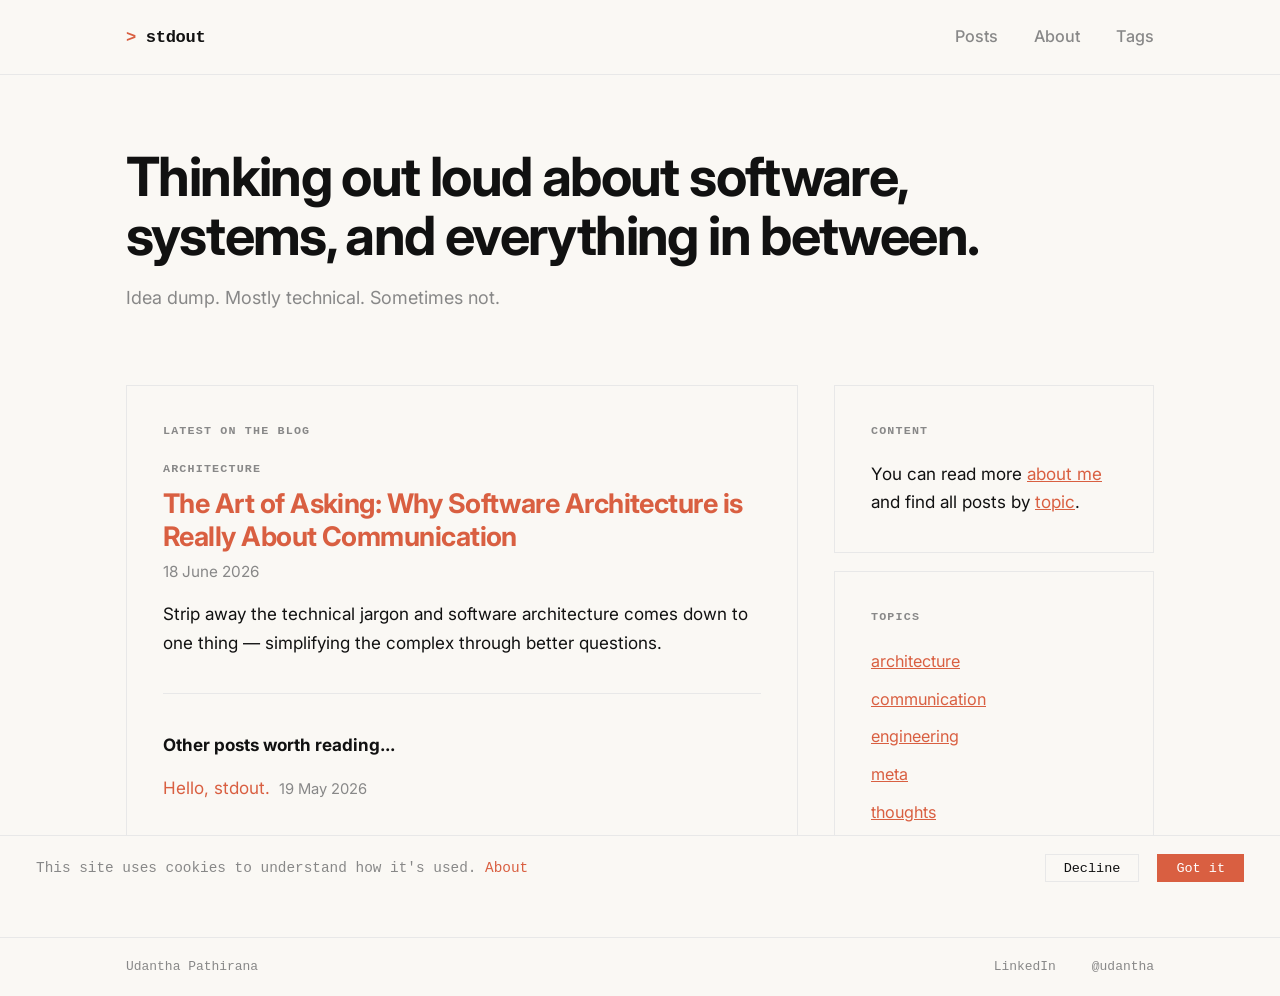
<file: index.html>
<!DOCTYPE html><html lang="en" data-astro-cid-37fxchfa> <head><meta charset="UTF-8"><meta name="viewport" content="width=device-width, initial-scale=1.0"><title>Posts · stdout</title><link rel="icon" type="image/svg+xml" href="/favicon.svg"><link rel="apple-touch-icon" href="/apple-touch-icon.png"><link rel="canonical" href="https://stdout.udantha.com/"><meta name="description" content="Writing on AI/ML, cloud architecture, distributed systems, and the tricky parts of building software that lasts. By Udantha Pathirana."><meta name="author" content="Udantha Pathirana"><!-- Open Graph --><meta property="og:title" content="Posts · stdout"><meta property="og:type" content="website"><meta property="og:url" content="https://stdout.udantha.com/"><meta property="og:site_name" content="stdout"><meta property="og:description" content="Writing on AI/ML, cloud architecture, distributed systems, and the tricky parts of building software that lasts. By Udantha Pathirana."><meta property="og:image" content="https://stdout.udantha.com/og.png"><!-- Twitter Card --><meta name="twitter:card" content="summary_large_image"><meta name="twitter:title" content="Posts · stdout"><meta name="twitter:description" content="Writing on AI/ML, cloud architecture, distributed systems, and the tricky parts of building software that lasts. By Udantha Pathirana."><meta name="twitter:image" content="https://stdout.udantha.com/og.png"><script type="application/ld+json">{"@context":"https://schema.org","@graph":[{"@type":"WebSite","@id":"https://stdout.udantha.com/#website","url":"https://stdout.udantha.com/","name":"stdout","publisher":{"@id":"https://stdout.udantha.com/#person"},"description":"Writing on AI/ML, cloud architecture, distributed systems, and the tricky parts of building software that lasts. By Udantha Pathirana.","inLanguage":"en"},{"@type":"Person","@id":"https://stdout.udantha.com/#person","name":"Udantha Pathirana","url":"https://stdout.udantha.com/about/","sameAs":["https://www.linkedin.com/in/udantha/","https://www.instagram.com/udantha/","https://udantha.com"]},{"@type":"Blog","@id":"https://stdout.udantha.com/#blog","url":"https://stdout.udantha.com/","name":"stdout","description":"Writing on AI/ML, cloud architecture, distributed systems, and the tricky parts of building software that lasts. By Udantha Pathirana.","inLanguage":"en","isPartOf":{"@id":"https://stdout.udantha.com/#website"},"publisher":{"@id":"https://stdout.udantha.com/#person"},"mainEntityOfPage":{"@id":"https://stdout.udantha.com/#webpage"},"dateModified":"2026-06-18T00:00:00.000Z"},{"@type":"WebPage","@id":"https://stdout.udantha.com/#webpage","url":"https://stdout.udantha.com/","name":"stdout — Posts","isPartOf":{"@id":"https://stdout.udantha.com/#website"},"about":{"@id":"https://stdout.udantha.com/#person"}}]}</script><!-- Consent Mode defaults (must run before GTM) --><script>
    window.dataLayer = window.dataLayer || [];
    function gtag(){dataLayer.push(arguments);}
    gtag('consent', 'default', {
      analytics_storage: 'granted',
      ad_storage: 'granted',
      ad_user_data: 'granted',
      ad_personalization: 'granted',
    });
    var _cm = document.cookie.match('(^|;)\\s*gtm_consent=([^;]+)');
    if (_cm && _cm[2] === 'denied') {
      gtag('consent', 'update', {
        analytics_storage: 'denied',
        ad_storage: 'denied',
        ad_user_data: 'denied',
        ad_personalization: 'denied',
      });
    }
  </script><!-- Google Tag Manager --><script>(function(w,d,s,l,i){w[l]=w[l]||[];w[l].push({'gtm.start':
  new Date().getTime(),event:'gtm.js'});var f=d.getElementsByTagName(s)[0],
  j=d.createElement(s),dl=l!='dataLayer'?'&l='+l:'';j.async=true;j.src=
  'https://www.googletagmanager.com/gtm.js?id='+i+dl;f.parentNode.insertBefore(j,f);
  })(window,document,'script','dataLayer','GTM-M58P6XMG');</script><!-- End Google Tag Manager --><link rel="stylesheet" href="/_astro/schema.CL5Q_Oem.css"><style>.hero[data-astro-cid-j7pv25f6]{margin-bottom:var(--space-lg)}.hero[data-astro-cid-j7pv25f6] h1[data-astro-cid-j7pv25f6]{font-size:clamp(1.9rem,4.5vw,3rem);font-weight:700;letter-spacing:-.03em;line-height:1.1;margin-bottom:1rem;max-width:900px}.tagline[data-astro-cid-j7pv25f6]{font-size:1rem;color:var(--color-muted);margin:0;max-width:600px;line-height:1.6}.home-grid[data-astro-cid-j7pv25f6]{display:grid;grid-template-columns:1fr 320px;gap:var(--space-md);align-items:start}.section-box[data-astro-cid-j7pv25f6]{border:1px solid var(--color-border);padding:var(--space-md);background:var(--color-bg)}.section-label[data-astro-cid-j7pv25f6]{font-family:var(--font-mono);font-size:.65rem;font-weight:600;letter-spacing:.1em;color:var(--color-muted);margin-bottom:var(--space-sm)}.tag-label[data-astro-cid-j7pv25f6]{font-family:var(--font-mono);font-size:.65rem;font-weight:600;letter-spacing:.1em;color:var(--color-muted);margin-bottom:.5rem}.featured-post[data-astro-cid-j7pv25f6] h2[data-astro-cid-j7pv25f6]{font-size:1.5rem;font-weight:700;letter-spacing:-.02em;line-height:1.2;margin-bottom:.35rem}.featured-post[data-astro-cid-j7pv25f6] h2[data-astro-cid-j7pv25f6] a[data-astro-cid-j7pv25f6]{color:var(--color-accent)}.featured-post[data-astro-cid-j7pv25f6] h2[data-astro-cid-j7pv25f6] a[data-astro-cid-j7pv25f6]:hover{text-decoration:underline}.featured-post[data-astro-cid-j7pv25f6] time[data-astro-cid-j7pv25f6]{display:block;font-size:.85rem;color:var(--color-muted);margin-bottom:.75rem}.featured-post[data-astro-cid-j7pv25f6] p[data-astro-cid-j7pv25f6]{font-size:.95rem;color:var(--color-text);line-height:1.7;margin:0}.other-posts[data-astro-cid-j7pv25f6]{margin-top:var(--space-md);padding-top:var(--space-md);border-top:1px solid var(--color-border)}.other-label[data-astro-cid-j7pv25f6]{font-weight:700;font-size:.95rem;margin:0 0 .75rem;color:var(--color-text)}.other-posts[data-astro-cid-j7pv25f6] ul[data-astro-cid-j7pv25f6]{list-style:none;padding:0;display:flex;flex-direction:column;gap:.5rem}.other-posts[data-astro-cid-j7pv25f6] li[data-astro-cid-j7pv25f6]{display:flex;align-items:baseline;gap:.5rem;flex-wrap:wrap;margin:0}.other-posts[data-astro-cid-j7pv25f6] a[data-astro-cid-j7pv25f6]{font-size:.95rem;color:var(--color-accent)}.other-posts[data-astro-cid-j7pv25f6] a[data-astro-cid-j7pv25f6]:hover{text-decoration:underline}.item-date[data-astro-cid-j7pv25f6]{font-size:.82rem;color:var(--color-muted);white-space:nowrap}.sidebar[data-astro-cid-j7pv25f6] .section-box[data-astro-cid-j7pv25f6] p[data-astro-cid-j7pv25f6]{font-size:.95rem;line-height:1.65;color:var(--color-text);margin:0}.sidebar[data-astro-cid-j7pv25f6] .section-box[data-astro-cid-j7pv25f6] a[data-astro-cid-j7pv25f6]{color:var(--color-accent);text-decoration:underline}.tag-list[data-astro-cid-j7pv25f6]{list-style:none;padding:0;display:flex;flex-direction:column;gap:.4rem}.tag-list[data-astro-cid-j7pv25f6] li[data-astro-cid-j7pv25f6]{margin:0}.tag-list[data-astro-cid-j7pv25f6] a[data-astro-cid-j7pv25f6]{font-size:.9rem;color:var(--color-accent)}.tag-list[data-astro-cid-j7pv25f6] a[data-astro-cid-j7pv25f6]:hover{text-decoration:underline}@media(max-width:768px){.home-grid[data-astro-cid-j7pv25f6]{grid-template-columns:1fr}}@media(max-width:600px){.hero[data-astro-cid-j7pv25f6]{margin-bottom:var(--space-md)}.section-box[data-astro-cid-j7pv25f6]{padding:var(--space-sm)}}
</style></head> <body data-astro-cid-37fxchfa> <!-- Google Tag Manager (noscript) --> <noscript><iframe src="https://www.googletagmanager.com/ns.html?id=GTM-M58P6XMG" height="0" width="0" style="display:none;visibility:hidden" data-astro-cid-37fxchfa></iframe></noscript> <!-- End Google Tag Manager (noscript) --> <header data-astro-cid-37fxchfa> <nav data-astro-cid-37fxchfa> <a href="/" class="brand" data-astro-cid-37fxchfa><span class="prompt" data-astro-cid-37fxchfa>&gt;</span>&nbsp;stdout</a> <div class="nav-links" data-astro-cid-37fxchfa> <a href="/" data-astro-cid-37fxchfa>Posts</a> <a href="/about" data-astro-cid-37fxchfa>About</a> <a href="/tags" data-astro-cid-37fxchfa>Tags</a> </div> </nav> </header> <main data-astro-cid-37fxchfa>   <div class="hero" data-astro-cid-j7pv25f6> <h1 data-astro-cid-j7pv25f6>
Thinking out loud about software, systems, and everything in
			between.
</h1> <p class="tagline" data-astro-cid-j7pv25f6>Idea dump. Mostly technical. Sometimes not.</p> </div> <div class="home-grid" data-astro-cid-j7pv25f6> <div class="main-col" data-astro-cid-j7pv25f6> <div class="section-box" data-astro-cid-j7pv25f6> <div class="section-label" data-astro-cid-j7pv25f6>LATEST ON THE BLOG</div> <div class="featured-post" data-astro-cid-j7pv25f6> <div class="tag-label" data-astro-cid-j7pv25f6> ARCHITECTURE </div> <h2 data-astro-cid-j7pv25f6> <a href="/articles/art-of-asking/" data-astro-cid-j7pv25f6> The Art of Asking: Why Software Architecture is Really About Communication </a> </h2> <time data-astro-cid-j7pv25f6>18 June 2026</time> <p data-astro-cid-j7pv25f6>Strip away the technical jargon and software architecture comes down to one thing — simplifying the complex through better questions.</p> </div> <div class="other-posts" data-astro-cid-j7pv25f6> <p class="other-label" data-astro-cid-j7pv25f6>
Other posts worth reading...
</p> <ul data-astro-cid-j7pv25f6> <li data-astro-cid-j7pv25f6> <a href="/articles/welcome-to-stdout/" data-astro-cid-j7pv25f6> Hello, stdout. </a> <span class="item-date" data-astro-cid-j7pv25f6> 19 May 2026 </span> </li> </ul> </div> </div> </div> <div class="sidebar" data-astro-cid-j7pv25f6> <div class="section-box" data-astro-cid-j7pv25f6> <div class="section-label" data-astro-cid-j7pv25f6>CONTENT</div> <p data-astro-cid-j7pv25f6>
You can read more <a href="/about" data-astro-cid-j7pv25f6>about me</a> and find all posts
					by <a href="/tags" data-astro-cid-j7pv25f6>topic</a>.
</p> </div> <div class="section-box" style="margin-top: 1rem;" data-astro-cid-j7pv25f6> <div class="section-label" data-astro-cid-j7pv25f6>TOPICS</div> <ul class="tag-list" data-astro-cid-j7pv25f6> <li data-astro-cid-j7pv25f6> <a href="/tags/architecture/" data-astro-cid-j7pv25f6>architecture</a> </li><li data-astro-cid-j7pv25f6> <a href="/tags/communication/" data-astro-cid-j7pv25f6>communication</a> </li><li data-astro-cid-j7pv25f6> <a href="/tags/engineering/" data-astro-cid-j7pv25f6>engineering</a> </li><li data-astro-cid-j7pv25f6> <a href="/tags/meta/" data-astro-cid-j7pv25f6>meta</a> </li><li data-astro-cid-j7pv25f6> <a href="/tags/thoughts/" data-astro-cid-j7pv25f6>thoughts</a> </li> </ul> </div> </div> </div>  </main> <footer data-astro-cid-37fxchfa> <div class="footer-inner" data-astro-cid-37fxchfa> <a href="https://udantha.com" data-astro-cid-37fxchfa>Udantha Pathirana</a> <div class="footer-links" data-astro-cid-37fxchfa> <a href="https://www.linkedin.com/in/udantha/" data-astro-cid-37fxchfa>LinkedIn</a> <a href="https://www.instagram.com/udantha" data-astro-cid-37fxchfa>@udantha</a> </div> </div> </footer> <div id="consent-banner" data-astro-cid-2effgw6e> <p data-astro-cid-2effgw6e>This site uses cookies to understand how it's used. <a href="/about" data-astro-cid-2effgw6e>About</a></p> <div class="consent-actions" data-astro-cid-2effgw6e> <button id="consent-decline" data-astro-cid-2effgw6e>Decline</button> <button id="consent-dismiss" data-astro-cid-2effgw6e>Got it</button> </div> </div> <script>
  (function () {
    var COOKIE = 'gtm_consent';
    var DOMAIN = '.udantha.com';
    var YEAR = 60 * 60 * 24 * 365;

    function getCookie(name) {
      var m = document.cookie.match('(^|;)\\s*' + name + '=([^;]+)');
      return m ? m[2] : null;
    }
    function setCookie(name, value) {
      document.cookie = name + '=' + value + '; max-age=' + YEAR + '; domain=' + DOMAIN + '; path=/; SameSite=Lax';
    }

    var banner = document.getElementById('consent-banner');
    if (getCookie(COOKIE)) { banner.style.display = 'none'; return; }
    banner.style.display = 'flex';

    document.getElementById('consent-dismiss').addEventListener('click', function () {
      setCookie(COOKIE, 'granted');
      banner.style.display = 'none';
    });

    document.getElementById('consent-decline').addEventListener('click', function () {
      setCookie(COOKIE, 'denied');
      gtag('consent', 'update', {
        analytics_storage: 'denied',
        ad_storage: 'denied',
        ad_user_data: 'denied',
        ad_personalization: 'denied',
      });
      banner.style.display = 'none';
    });
  })();
</script></body></html>
</file>
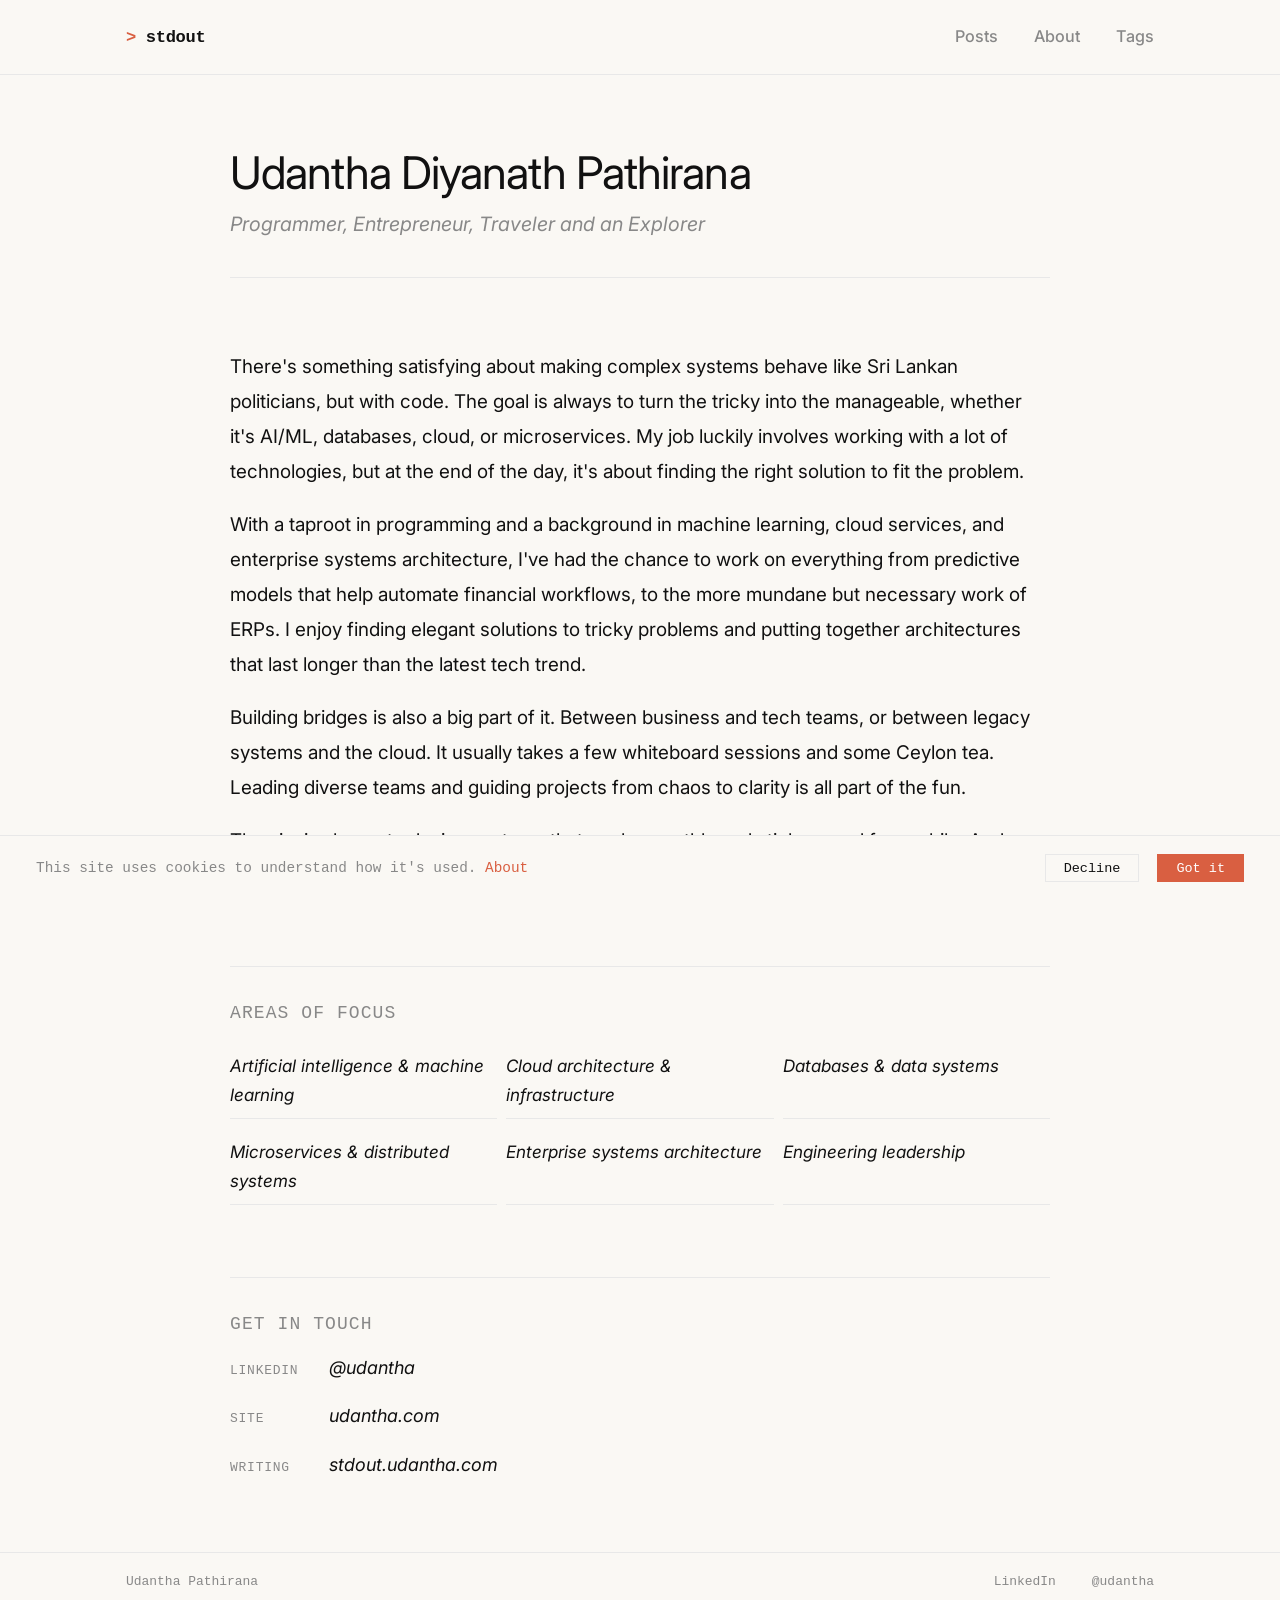
<file: about/index.html>
<!DOCTYPE html><html lang="en" data-astro-cid-37fxchfa> <head><meta charset="UTF-8"><meta name="viewport" content="width=device-width, initial-scale=1.0"><title>About · stdout</title><link rel="icon" type="image/svg+xml" href="/favicon.svg"><link rel="apple-touch-icon" href="/apple-touch-icon.png"><link rel="canonical" href="https://stdout.udantha.com/about/"><meta name="description" content="Udantha Pathirana — developer, entrepreneur, and explorer. Background in machine learning, cloud architecture, and enterprise systems."><meta name="author" content="Udantha Pathirana"><!-- Open Graph --><meta property="og:title" content="About · stdout"><meta property="og:type" content="website"><meta property="og:url" content="https://stdout.udantha.com/about/"><meta property="og:site_name" content="stdout"><meta property="og:description" content="Udantha Pathirana — developer, entrepreneur, and explorer. Background in machine learning, cloud architecture, and enterprise systems."><meta property="og:image" content="https://stdout.udantha.com/og.png"><!-- Twitter Card --><meta name="twitter:card" content="summary_large_image"><meta name="twitter:title" content="About · stdout"><meta name="twitter:description" content="Udantha Pathirana — developer, entrepreneur, and explorer. Background in machine learning, cloud architecture, and enterprise systems."><meta name="twitter:image" content="https://stdout.udantha.com/og.png"><script type="application/ld+json">{"@context":"https://schema.org","@graph":[{"@type":"WebSite","@id":"https://stdout.udantha.com/#website","url":"https://stdout.udantha.com/","name":"stdout","publisher":{"@id":"https://stdout.udantha.com/#person"}},{"@type":"Person","@id":"https://stdout.udantha.com/#person","name":"Udantha Diyanath Pathirana","url":"https://stdout.udantha.com/about/","description":"Developer, entrepreneur, and explorer. Background in machine learning, cloud architecture, and enterprise systems.","sameAs":["https://www.linkedin.com/in/udantha/","https://www.instagram.com/udantha/","https://udantha.com"],"knowsAbout":["Artificial Intelligence","Machine Learning","Cloud Architecture","Distributed Systems","Enterprise Systems Architecture","Engineering Leadership"]},{"@type":"BreadcrumbList","@id":"https://stdout.udantha.com/about/#breadcrumb","itemListElement":[{"@type":"ListItem","position":1,"name":"Home","item":"https://stdout.udantha.com/"},{"@type":"ListItem","position":2,"name":"About","item":"https://stdout.udantha.com/about/"}]},{"@type":"ProfilePage","@id":"https://stdout.udantha.com/about/#webpage","url":"https://stdout.udantha.com/about/","name":"About — stdout","isPartOf":{"@id":"https://stdout.udantha.com/#website"},"mainEntity":{"@id":"https://stdout.udantha.com/#person"},"breadcrumb":{"@id":"https://stdout.udantha.com/about/#breadcrumb"}}]}</script><!-- Consent Mode defaults (must run before GTM) --><script>
    window.dataLayer = window.dataLayer || [];
    function gtag(){dataLayer.push(arguments);}
    gtag('consent', 'default', {
      analytics_storage: 'granted',
      ad_storage: 'granted',
      ad_user_data: 'granted',
      ad_personalization: 'granted',
    });
    var _cm = document.cookie.match('(^|;)\\s*gtm_consent=([^;]+)');
    if (_cm && _cm[2] === 'denied') {
      gtag('consent', 'update', {
        analytics_storage: 'denied',
        ad_storage: 'denied',
        ad_user_data: 'denied',
        ad_personalization: 'denied',
      });
    }
  </script><!-- Google Tag Manager --><script>(function(w,d,s,l,i){w[l]=w[l]||[];w[l].push({'gtm.start':
  new Date().getTime(),event:'gtm.js'});var f=d.getElementsByTagName(s)[0],
  j=d.createElement(s),dl=l!='dataLayer'?'&l='+l:'';j.async=true;j.src=
  'https://www.googletagmanager.com/gtm.js?id='+i+dl;f.parentNode.insertBefore(j,f);
  })(window,document,'script','dataLayer','GTM-M58P6XMG');</script><!-- End Google Tag Manager --><link rel="stylesheet" href="/_astro/schema.CL5Q_Oem.css"><style>article[data-astro-cid-kh7btl4r]{max-width:var(--max-width);margin-inline:auto}header[data-astro-cid-kh7btl4r]{margin-bottom:var(--space-lg);padding-bottom:var(--space-md);border-bottom:1px solid var(--color-border)}h1[data-astro-cid-kh7btl4r]{font-weight:400;font-size:clamp(1.8rem,4vw,2.5rem);margin-bottom:var(--space-xs)}.tagline[data-astro-cid-kh7btl4r]{font-style:italic;color:var(--color-muted);font-size:1.1rem;margin:0}.bio[data-astro-cid-kh7btl4r] p[data-astro-cid-kh7btl4r]{font-size:1.05rem;line-height:1.85}.bio[data-astro-cid-kh7btl4r] p[data-astro-cid-kh7btl4r]:first-child{margin-top:0}section[data-astro-cid-kh7btl4r]{margin-top:var(--space-lg);padding-top:var(--space-md);border-top:1px solid var(--color-border)}h2[data-astro-cid-kh7btl4r]{font-size:1rem;font-family:var(--font-mono);font-weight:400;color:var(--color-muted);letter-spacing:.06em;text-transform:uppercase;margin-bottom:var(--space-sm)}.focus[data-astro-cid-kh7btl4r] ul[data-astro-cid-kh7btl4r]{list-style:none;padding:0;display:grid;grid-template-columns:repeat(auto-fill,minmax(220px,1fr));gap:var(--space-xs)}.focus[data-astro-cid-kh7btl4r] li[data-astro-cid-kh7btl4r]{font-style:italic;color:var(--color-text);padding:var(--space-xs) 0;border-bottom:1px solid var(--color-border);margin:0;font-size:.95rem}.links[data-astro-cid-kh7btl4r]{list-style:none;padding:0;display:flex;flex-direction:column;gap:var(--space-sm)}.links[data-astro-cid-kh7btl4r] li[data-astro-cid-kh7btl4r]{display:flex;align-items:baseline;gap:var(--space-sm);margin:0}.label[data-astro-cid-kh7btl4r]{font-family:var(--font-mono);font-size:.72rem;color:var(--color-muted);letter-spacing:.06em;text-transform:uppercase;min-width:4.5rem}.links[data-astro-cid-kh7btl4r] a[data-astro-cid-kh7btl4r]{font-style:italic;color:var(--color-text);font-size:1rem}.links[data-astro-cid-kh7btl4r] a[data-astro-cid-kh7btl4r]:hover{color:var(--color-accent);text-decoration:none}
</style></head> <body data-astro-cid-37fxchfa> <!-- Google Tag Manager (noscript) --> <noscript><iframe src="https://www.googletagmanager.com/ns.html?id=GTM-M58P6XMG" height="0" width="0" style="display:none;visibility:hidden" data-astro-cid-37fxchfa></iframe></noscript> <!-- End Google Tag Manager (noscript) --> <header data-astro-cid-37fxchfa> <nav data-astro-cid-37fxchfa> <a href="/" class="brand" data-astro-cid-37fxchfa><span class="prompt" data-astro-cid-37fxchfa>&gt;</span>&nbsp;stdout</a> <div class="nav-links" data-astro-cid-37fxchfa> <a href="/" data-astro-cid-37fxchfa>Posts</a> <a href="/about" data-astro-cid-37fxchfa>About</a> <a href="/tags" data-astro-cid-37fxchfa>Tags</a> </div> </nav> </header> <main data-astro-cid-37fxchfa>   <article data-astro-cid-kh7btl4r> <header data-astro-cid-kh7btl4r> <h1 data-astro-cid-kh7btl4r>Udantha Diyanath Pathirana</h1> <p class="tagline" data-astro-cid-kh7btl4r>Programmer, Entrepreneur, Traveler and an Explorer</p> </header> <div class="bio" data-astro-cid-kh7btl4r> <p data-astro-cid-kh7btl4r>
There's something satisfying about making complex systems behave like Sri Lankan politicians,
        but with code. The goal is always to turn the tricky into the manageable, whether it's AI/ML,
        databases, cloud, or microservices. My job luckily involves working with a lot of technologies,
        but at the end of the day, it's about finding the right solution to fit the problem.
</p> <p data-astro-cid-kh7btl4r>
With a taproot in programming and a background in machine learning, cloud services, and
        enterprise systems architecture, I've had the chance to work on everything from predictive
        models that help automate financial workflows, to the more mundane but necessary work of
        ERPs. I enjoy finding elegant solutions to tricky problems and putting together architectures
        that last longer than the latest tech trend.
</p> <p data-astro-cid-kh7btl4r>
Building bridges is also a big part of it. Between business and tech teams, or between
        legacy systems and the cloud. It usually takes a few whiteboard sessions and some Ceylon tea.
        Leading diverse teams and guiding projects from chaos to clarity is all part of the fun.
</p> <p data-astro-cid-kh7btl4r>
The aim is always to design systems that work smoothly and stick around for a while.
        And usually those systems are fun to build.
</p> </div> <section class="focus" data-astro-cid-kh7btl4r> <h2 data-astro-cid-kh7btl4r>Areas of focus</h2> <ul data-astro-cid-kh7btl4r> <li data-astro-cid-kh7btl4r>Artificial intelligence &amp; machine learning</li> <li data-astro-cid-kh7btl4r>Cloud architecture &amp; infrastructure</li> <li data-astro-cid-kh7btl4r>Databases &amp; data systems</li> <li data-astro-cid-kh7btl4r>Microservices &amp; distributed systems</li> <li data-astro-cid-kh7btl4r>Enterprise systems architecture</li> <li data-astro-cid-kh7btl4r>Engineering leadership</li> </ul> </section> <section class="contact" data-astro-cid-kh7btl4r> <h2 data-astro-cid-kh7btl4r>Get in touch</h2> <ul class="links" data-astro-cid-kh7btl4r> <li data-astro-cid-kh7btl4r> <span class="label" data-astro-cid-kh7btl4r>LinkedIn</span> <a href="https://www.linkedin.com/in/udantha/" data-astro-cid-kh7btl4r>@udantha</a> </li> <li data-astro-cid-kh7btl4r> <span class="label" data-astro-cid-kh7btl4r>Site</span> <a href="https://udantha.com" data-astro-cid-kh7btl4r>udantha.com</a> </li> <li data-astro-cid-kh7btl4r> <span class="label" data-astro-cid-kh7btl4r>Writing</span> <a href="https://stdout.udantha.com" data-astro-cid-kh7btl4r>stdout.udantha.com</a> </li> </ul> </section> </article>  </main> <footer data-astro-cid-37fxchfa> <div class="footer-inner" data-astro-cid-37fxchfa> <a href="https://udantha.com" data-astro-cid-37fxchfa>Udantha Pathirana</a> <div class="footer-links" data-astro-cid-37fxchfa> <a href="https://www.linkedin.com/in/udantha/" data-astro-cid-37fxchfa>LinkedIn</a> <a href="https://www.instagram.com/udantha" data-astro-cid-37fxchfa>@udantha</a> </div> </div> </footer> <div id="consent-banner" data-astro-cid-2effgw6e> <p data-astro-cid-2effgw6e>This site uses cookies to understand how it's used. <a href="/about" data-astro-cid-2effgw6e>About</a></p> <div class="consent-actions" data-astro-cid-2effgw6e> <button id="consent-decline" data-astro-cid-2effgw6e>Decline</button> <button id="consent-dismiss" data-astro-cid-2effgw6e>Got it</button> </div> </div> <script>
  (function () {
    var COOKIE = 'gtm_consent';
    var DOMAIN = '.udantha.com';
    var YEAR = 60 * 60 * 24 * 365;

    function getCookie(name) {
      var m = document.cookie.match('(^|;)\\s*' + name + '=([^;]+)');
      return m ? m[2] : null;
    }
    function setCookie(name, value) {
      document.cookie = name + '=' + value + '; max-age=' + YEAR + '; domain=' + DOMAIN + '; path=/; SameSite=Lax';
    }

    var banner = document.getElementById('consent-banner');
    if (getCookie(COOKIE)) { banner.style.display = 'none'; return; }
    banner.style.display = 'flex';

    document.getElementById('consent-dismiss').addEventListener('click', function () {
      setCookie(COOKIE, 'granted');
      banner.style.display = 'none';
    });

    document.getElementById('consent-decline').addEventListener('click', function () {
      setCookie(COOKIE, 'denied');
      gtag('consent', 'update', {
        analytics_storage: 'denied',
        ad_storage: 'denied',
        ad_user_data: 'denied',
        ad_personalization: 'denied',
      });
      banner.style.display = 'none';
    });
  })();
</script></body></html>
</file>
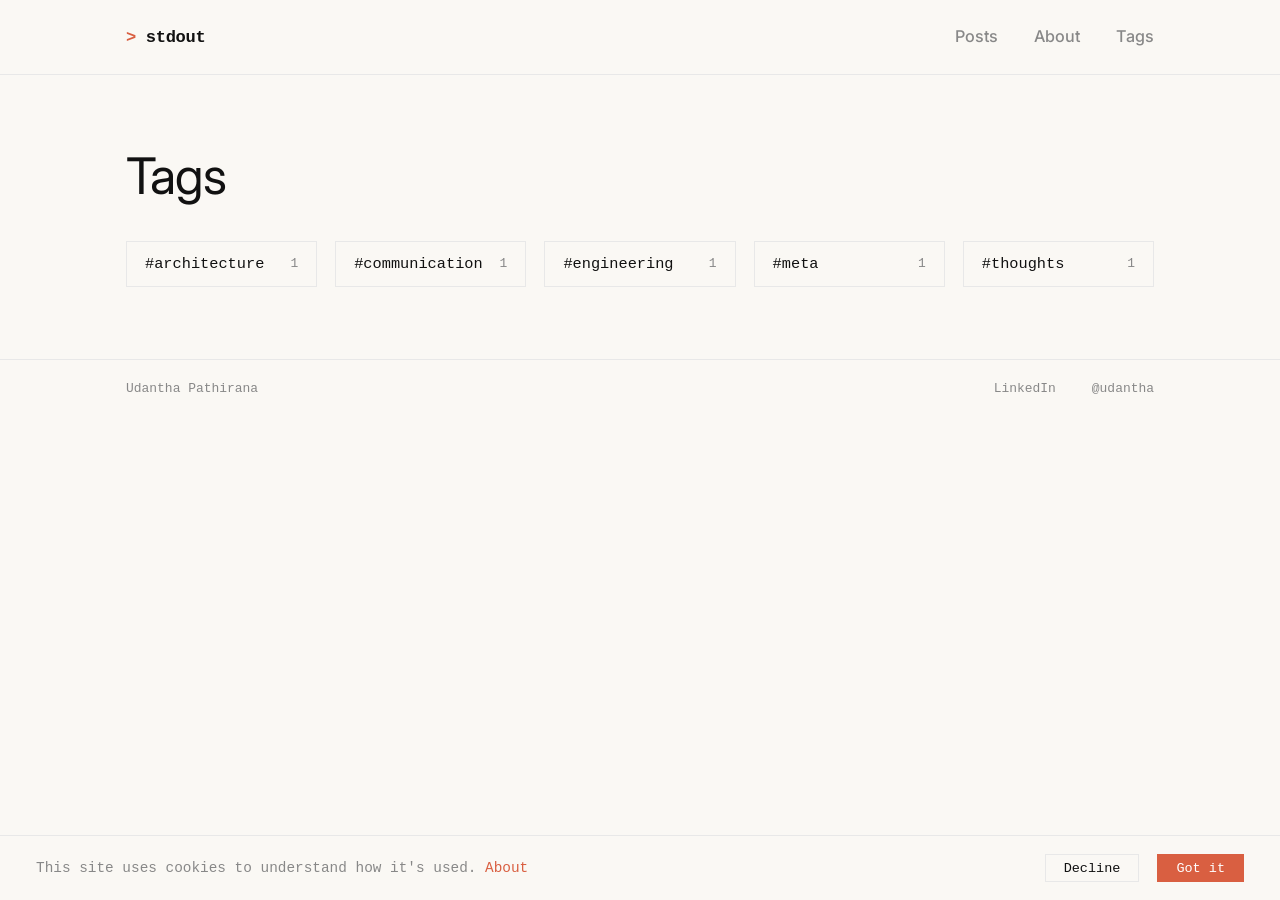
<file: tags/index.html>
<!DOCTYPE html><html lang="en" data-astro-cid-37fxchfa> <head><meta charset="UTF-8"><meta name="viewport" content="width=device-width, initial-scale=1.0"><title>Tags · stdout</title><link rel="icon" type="image/svg+xml" href="/favicon.svg"><link rel="apple-touch-icon" href="/apple-touch-icon.png"><link rel="canonical" href="https://stdout.udantha.com/tags/"><meta name="description" content="All topics covered on stdout — AI/ML, cloud, databases, distributed systems, and more."><meta name="author" content="Udantha Pathirana"><!-- Open Graph --><meta property="og:title" content="Tags · stdout"><meta property="og:type" content="website"><meta property="og:url" content="https://stdout.udantha.com/tags/"><meta property="og:site_name" content="stdout"><meta property="og:description" content="All topics covered on stdout — AI/ML, cloud, databases, distributed systems, and more."><meta property="og:image" content="https://stdout.udantha.com/og.png"><!-- Twitter Card --><meta name="twitter:card" content="summary_large_image"><meta name="twitter:title" content="Tags · stdout"><meta name="twitter:description" content="All topics covered on stdout — AI/ML, cloud, databases, distributed systems, and more."><meta name="twitter:image" content="https://stdout.udantha.com/og.png"><script type="application/ld+json">{"@context":"https://schema.org","@graph":[{"@type":"WebSite","@id":"https://stdout.udantha.com/#website","url":"https://stdout.udantha.com/","name":"stdout","publisher":{"@id":"https://stdout.udantha.com/#person"}},{"@type":"Person","@id":"https://stdout.udantha.com/#person","name":"Udantha Pathirana","url":"https://stdout.udantha.com/about/"},{"@type":"BreadcrumbList","@id":"https://stdout.udantha.com/tags/#breadcrumb","itemListElement":[{"@type":"ListItem","position":1,"name":"Home","item":"https://stdout.udantha.com/"},{"@type":"ListItem","position":2,"name":"Tags","item":"https://stdout.udantha.com/tags/"}]},{"@type":"CollectionPage","@id":"https://stdout.udantha.com/tags/#webpage","url":"https://stdout.udantha.com/tags/","name":"Tags — stdout","description":"All topics covered on stdout — AI/ML, cloud, databases, distributed systems, and more.","isPartOf":{"@id":"https://stdout.udantha.com/#website"},"about":{"@id":"https://stdout.udantha.com/#person"},"breadcrumb":{"@id":"https://stdout.udantha.com/tags/#breadcrumb"}}]}</script><!-- Consent Mode defaults (must run before GTM) --><script>
    window.dataLayer = window.dataLayer || [];
    function gtag(){dataLayer.push(arguments);}
    gtag('consent', 'default', {
      analytics_storage: 'granted',
      ad_storage: 'granted',
      ad_user_data: 'granted',
      ad_personalization: 'granted',
    });
    var _cm = document.cookie.match('(^|;)\\s*gtm_consent=([^;]+)');
    if (_cm && _cm[2] === 'denied') {
      gtag('consent', 'update', {
        analytics_storage: 'denied',
        ad_storage: 'denied',
        ad_user_data: 'denied',
        ad_personalization: 'denied',
      });
    }
  </script><!-- Google Tag Manager --><script>(function(w,d,s,l,i){w[l]=w[l]||[];w[l].push({'gtm.start':
  new Date().getTime(),event:'gtm.js'});var f=d.getElementsByTagName(s)[0],
  j=d.createElement(s),dl=l!='dataLayer'?'&l='+l:'';j.async=true;j.src=
  'https://www.googletagmanager.com/gtm.js?id='+i+dl;f.parentNode.insertBefore(j,f);
  })(window,document,'script','dataLayer','GTM-M58P6XMG');</script><!-- End Google Tag Manager --><link rel="stylesheet" href="/_astro/schema.CL5Q_Oem.css"><style>h1[data-astro-cid-os4i7owy]{font-weight:400;margin-bottom:var(--space-md)}.tags-grid[data-astro-cid-os4i7owy]{display:grid;grid-template-columns:repeat(auto-fill,minmax(180px,1fr));gap:var(--space-sm)}a[data-astro-cid-os4i7owy]{display:flex;align-items:center;justify-content:space-between;padding:var(--space-xs) var(--space-sm);border:1px solid var(--color-border);color:var(--color-text);transition:border-color .15s}a[data-astro-cid-os4i7owy]:hover{border-color:var(--color-accent);color:var(--color-accent);text-decoration:none}.name[data-astro-cid-os4i7owy]{font-family:var(--font-mono);font-size:.85rem}.count[data-astro-cid-os4i7owy]{font-family:var(--font-mono);font-size:.72rem;color:var(--color-muted)}a[data-astro-cid-os4i7owy]:hover .count[data-astro-cid-os4i7owy]{color:var(--color-accent)}
</style></head> <body data-astro-cid-37fxchfa> <!-- Google Tag Manager (noscript) --> <noscript><iframe src="https://www.googletagmanager.com/ns.html?id=GTM-M58P6XMG" height="0" width="0" style="display:none;visibility:hidden" data-astro-cid-37fxchfa></iframe></noscript> <!-- End Google Tag Manager (noscript) --> <header data-astro-cid-37fxchfa> <nav data-astro-cid-37fxchfa> <a href="/" class="brand" data-astro-cid-37fxchfa><span class="prompt" data-astro-cid-37fxchfa>&gt;</span>&nbsp;stdout</a> <div class="nav-links" data-astro-cid-37fxchfa> <a href="/" data-astro-cid-37fxchfa>Posts</a> <a href="/about" data-astro-cid-37fxchfa>About</a> <a href="/tags" data-astro-cid-37fxchfa>Tags</a> </div> </nav> </header> <main data-astro-cid-37fxchfa>   <h1 data-astro-cid-os4i7owy>Tags</h1> <div class="tags-grid" data-astro-cid-os4i7owy> <a href="/tags/architecture/" data-astro-cid-os4i7owy> <span class="name" data-astro-cid-os4i7owy>#architecture</span> <span class="count" data-astro-cid-os4i7owy>1</span> </a><a href="/tags/communication/" data-astro-cid-os4i7owy> <span class="name" data-astro-cid-os4i7owy>#communication</span> <span class="count" data-astro-cid-os4i7owy>1</span> </a><a href="/tags/engineering/" data-astro-cid-os4i7owy> <span class="name" data-astro-cid-os4i7owy>#engineering</span> <span class="count" data-astro-cid-os4i7owy>1</span> </a><a href="/tags/meta/" data-astro-cid-os4i7owy> <span class="name" data-astro-cid-os4i7owy>#meta</span> <span class="count" data-astro-cid-os4i7owy>1</span> </a><a href="/tags/thoughts/" data-astro-cid-os4i7owy> <span class="name" data-astro-cid-os4i7owy>#thoughts</span> <span class="count" data-astro-cid-os4i7owy>1</span> </a> </div>  </main> <footer data-astro-cid-37fxchfa> <div class="footer-inner" data-astro-cid-37fxchfa> <a href="https://udantha.com" data-astro-cid-37fxchfa>Udantha Pathirana</a> <div class="footer-links" data-astro-cid-37fxchfa> <a href="https://www.linkedin.com/in/udantha/" data-astro-cid-37fxchfa>LinkedIn</a> <a href="https://www.instagram.com/udantha" data-astro-cid-37fxchfa>@udantha</a> </div> </div> </footer> <div id="consent-banner" data-astro-cid-2effgw6e> <p data-astro-cid-2effgw6e>This site uses cookies to understand how it's used. <a href="/about" data-astro-cid-2effgw6e>About</a></p> <div class="consent-actions" data-astro-cid-2effgw6e> <button id="consent-decline" data-astro-cid-2effgw6e>Decline</button> <button id="consent-dismiss" data-astro-cid-2effgw6e>Got it</button> </div> </div> <script>
  (function () {
    var COOKIE = 'gtm_consent';
    var DOMAIN = '.udantha.com';
    var YEAR = 60 * 60 * 24 * 365;

    function getCookie(name) {
      var m = document.cookie.match('(^|;)\\s*' + name + '=([^;]+)');
      return m ? m[2] : null;
    }
    function setCookie(name, value) {
      document.cookie = name + '=' + value + '; max-age=' + YEAR + '; domain=' + DOMAIN + '; path=/; SameSite=Lax';
    }

    var banner = document.getElementById('consent-banner');
    if (getCookie(COOKIE)) { banner.style.display = 'none'; return; }
    banner.style.display = 'flex';

    document.getElementById('consent-dismiss').addEventListener('click', function () {
      setCookie(COOKIE, 'granted');
      banner.style.display = 'none';
    });

    document.getElementById('consent-decline').addEventListener('click', function () {
      setCookie(COOKIE, 'denied');
      gtag('consent', 'update', {
        analytics_storage: 'denied',
        ad_storage: 'denied',
        ad_user_data: 'denied',
        ad_personalization: 'denied',
      });
      banner.style.display = 'none';
    });
  })();
</script></body></html>
</file>
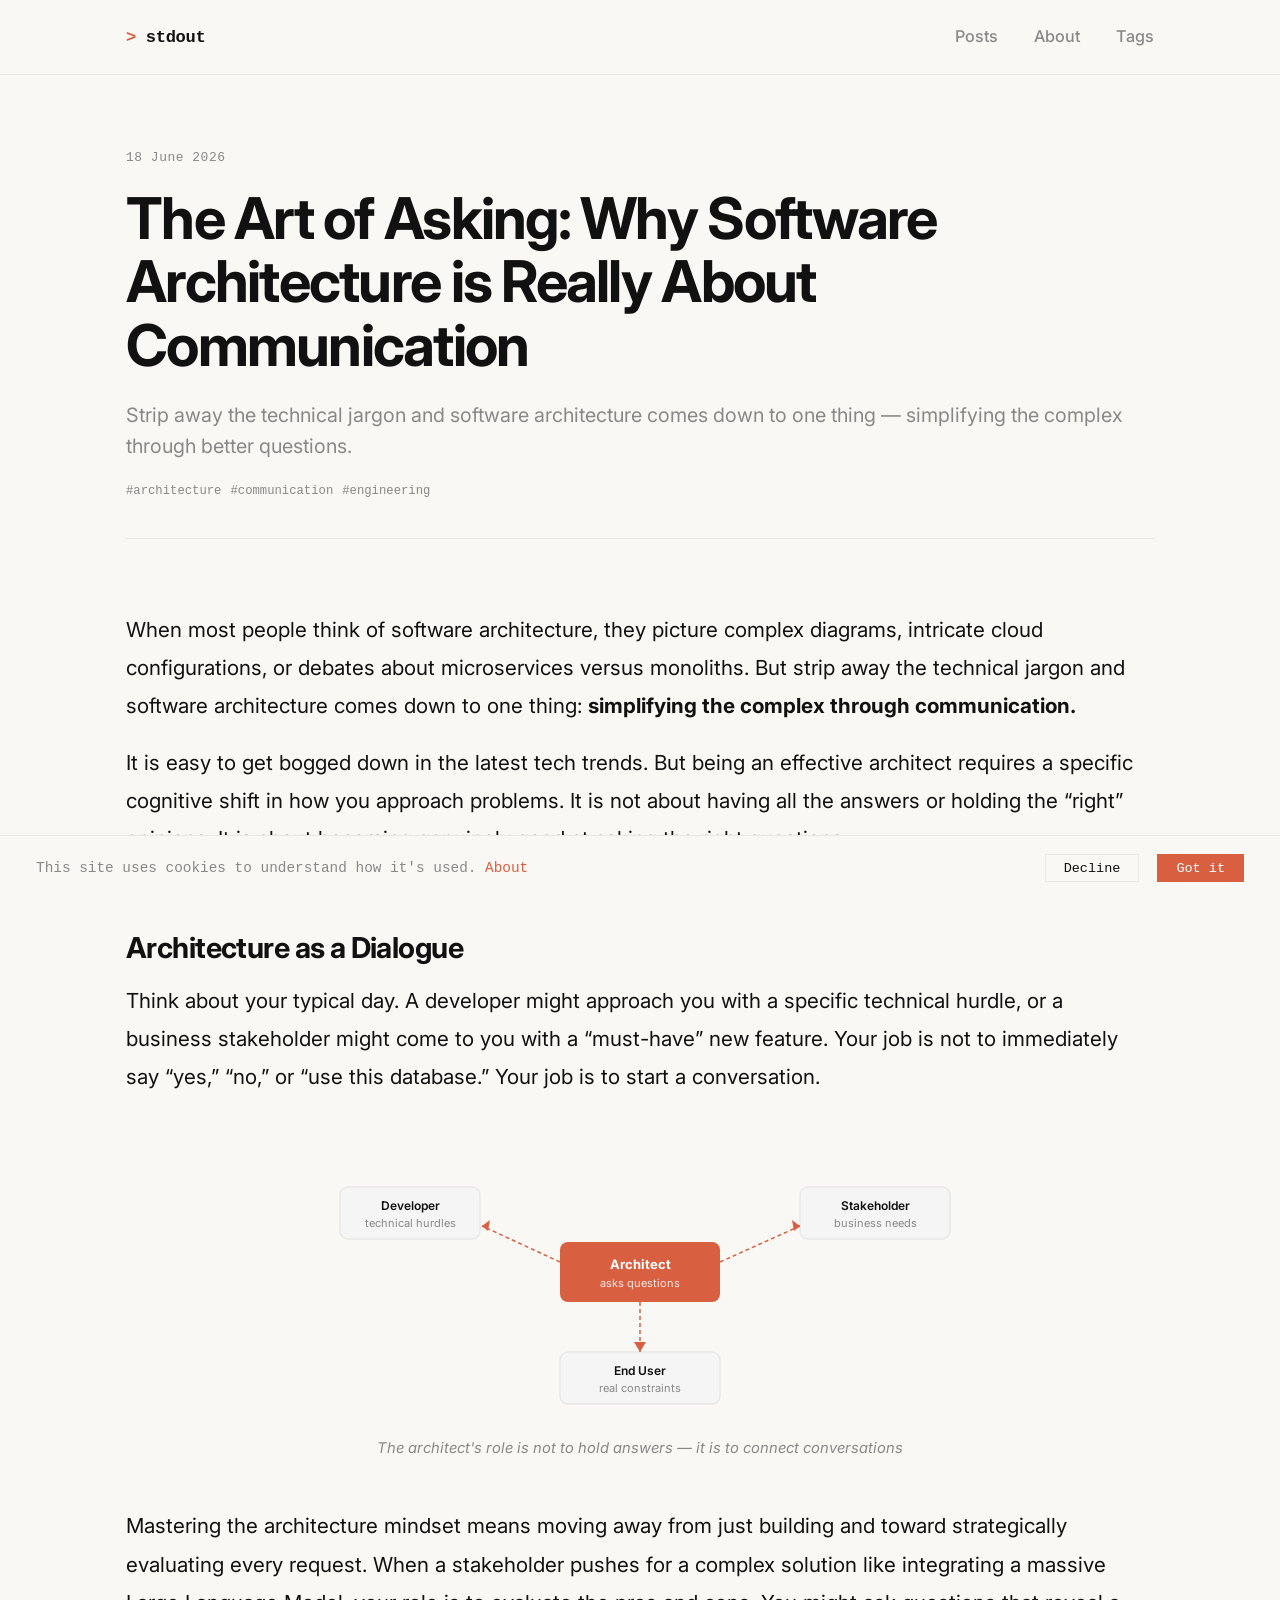
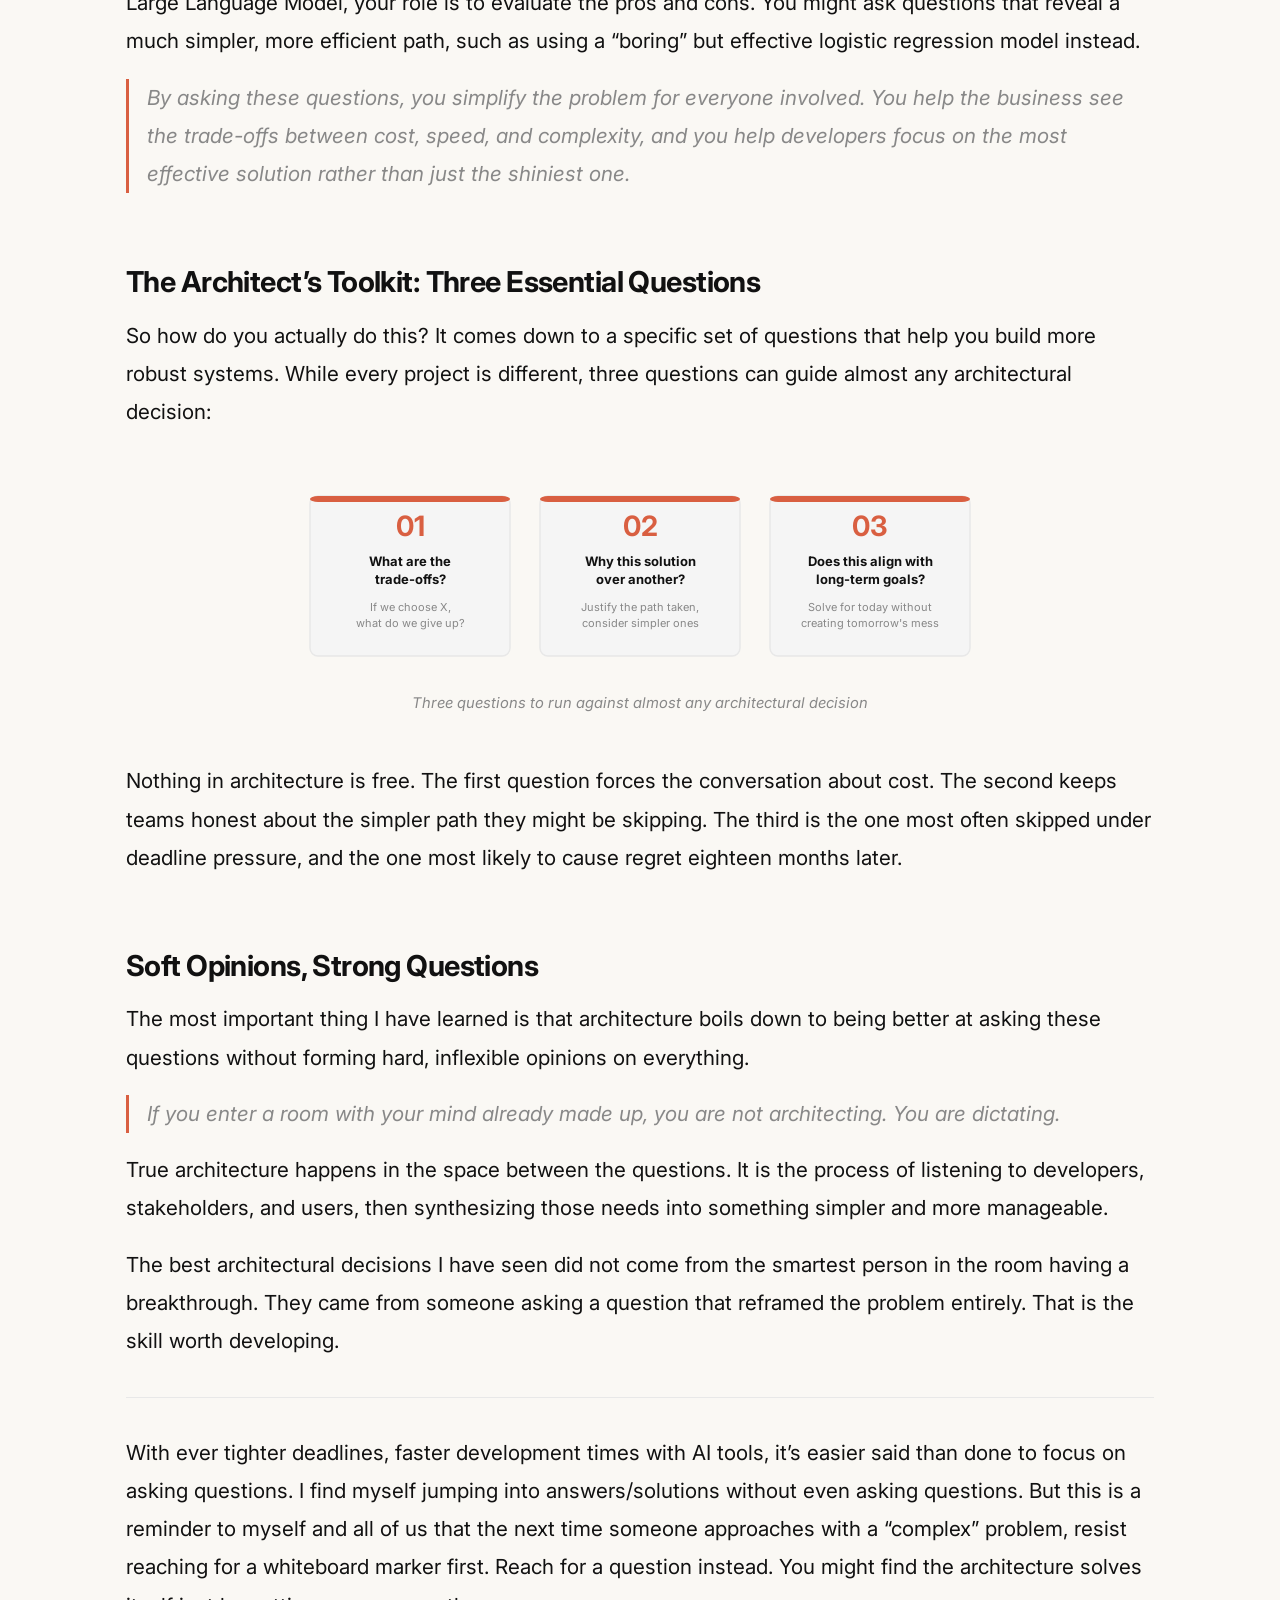
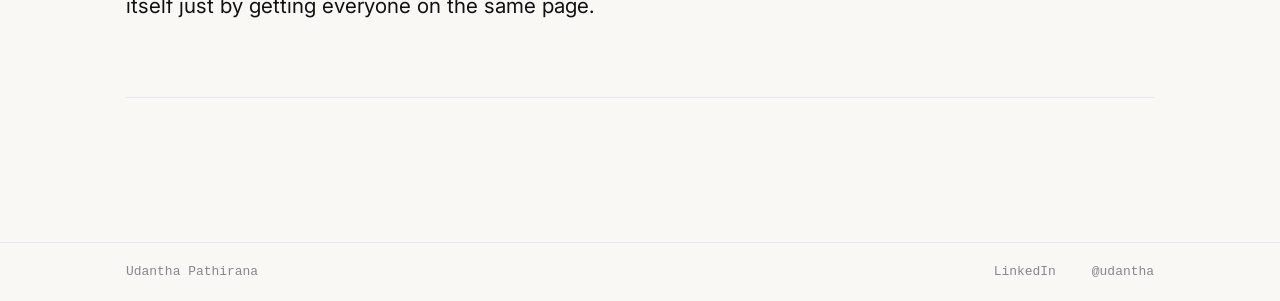
<file: articles/art-of-asking/index.html>
<!DOCTYPE html><html lang="en" data-astro-cid-37fxchfa> <head><meta charset="UTF-8"><meta name="viewport" content="width=device-width, initial-scale=1.0"><title>The Art of Asking: Why Software Architecture is Really About Communication · stdout</title><link rel="icon" type="image/svg+xml" href="/favicon.svg"><link rel="apple-touch-icon" href="/apple-touch-icon.png"><link rel="canonical" href="https://stdout.udantha.com/articles/art-of-asking/"><meta name="description" content="Strip away the technical jargon and software architecture comes down to one thing — simplifying the complex through better questions."><meta name="author" content="Udantha Pathirana"><!-- Open Graph --><meta property="og:title" content="The Art of Asking: Why Software Architecture is Really About Communication · stdout"><meta property="og:type" content="article"><meta property="og:url" content="https://stdout.udantha.com/articles/art-of-asking/"><meta property="og:site_name" content="stdout"><meta property="og:description" content="Strip away the technical jargon and software architecture comes down to one thing — simplifying the complex through better questions."><meta property="og:image" content="https://stdout.udantha.com/og.png"><!-- Twitter Card --><meta name="twitter:card" content="summary_large_image"><meta name="twitter:title" content="The Art of Asking: Why Software Architecture is Really About Communication · stdout"><meta name="twitter:description" content="Strip away the technical jargon and software architecture comes down to one thing — simplifying the complex through better questions."><meta name="twitter:image" content="https://stdout.udantha.com/og.png"><script type="application/ld+json">{"@context":"https://schema.org","@graph":[{"@type":"WebSite","@id":"https://stdout.udantha.com/#website","url":"https://stdout.udantha.com/","name":"stdout","publisher":{"@id":"https://stdout.udantha.com/#person"}},{"@type":"Person","@id":"https://stdout.udantha.com/#person","name":"Udantha Pathirana","url":"https://stdout.udantha.com/about/"},{"@type":"BreadcrumbList","@id":"https://stdout.udantha.com/articles/art-of-asking/#breadcrumb","itemListElement":[{"@type":"ListItem","position":1,"name":"Home","item":"https://stdout.udantha.com/"},{"@type":"ListItem","position":2,"name":"The Art of Asking: Why Software Architecture is Really About Communication","item":"https://stdout.udantha.com/articles/art-of-asking/"}]},{"@type":"WebPage","@id":"https://stdout.udantha.com/articles/art-of-asking/#webpage","url":"https://stdout.udantha.com/articles/art-of-asking/","name":"The Art of Asking: Why Software Architecture is Really About Communication","isPartOf":{"@id":"https://stdout.udantha.com/#website"},"breadcrumb":{"@id":"https://stdout.udantha.com/articles/art-of-asking/#breadcrumb"}},{"@type":"BlogPosting","@id":"https://stdout.udantha.com/articles/art-of-asking/#blogposting","url":"https://stdout.udantha.com/articles/art-of-asking/","headline":"The Art of Asking: Why Software Architecture is Really About Communication","description":"Strip away the technical jargon and software architecture comes down to one thing — simplifying the complex through better questions.","datePublished":"2026-06-18T00:00:00.000Z","dateModified":"2026-06-18T00:00:00.000Z","inLanguage":"en","isPartOf":{"@id":"https://stdout.udantha.com/#blog"},"mainEntityOfPage":{"@id":"https://stdout.udantha.com/articles/art-of-asking/#webpage"},"author":{"@id":"https://stdout.udantha.com/#person"},"publisher":{"@id":"https://stdout.udantha.com/#person"},"keywords":"architecture, communication, engineering","articleSection":"architecture"}]}</script><!-- Consent Mode defaults (must run before GTM) --><script>
    window.dataLayer = window.dataLayer || [];
    function gtag(){dataLayer.push(arguments);}
    gtag('consent', 'default', {
      analytics_storage: 'granted',
      ad_storage: 'granted',
      ad_user_data: 'granted',
      ad_personalization: 'granted',
    });
    var _cm = document.cookie.match('(^|;)\\s*gtm_consent=([^;]+)');
    if (_cm && _cm[2] === 'denied') {
      gtag('consent', 'update', {
        analytics_storage: 'denied',
        ad_storage: 'denied',
        ad_user_data: 'denied',
        ad_personalization: 'denied',
      });
    }
  </script><!-- Google Tag Manager --><script>(function(w,d,s,l,i){w[l]=w[l]||[];w[l].push({'gtm.start':
  new Date().getTime(),event:'gtm.js'});var f=d.getElementsByTagName(s)[0],
  j=d.createElement(s),dl=l!='dataLayer'?'&l='+l:'';j.async=true;j.src=
  'https://www.googletagmanager.com/gtm.js?id='+i+dl;f.parentNode.insertBefore(j,f);
  })(window,document,'script','dataLayer','GTM-M58P6XMG');</script><!-- End Google Tag Manager --><link rel="stylesheet" href="/_astro/schema.CL5Q_Oem.css"><style>header[data-astro-cid-gjtny2mx]{margin-bottom:var(--space-lg);padding-bottom:var(--space-md);border-bottom:1px solid var(--color-border)}time[data-astro-cid-gjtny2mx]{display:block;font-family:var(--font-mono);font-size:.72rem;color:var(--color-muted);margin-bottom:1rem;letter-spacing:.04em}h1[data-astro-cid-gjtny2mx]{font-size:clamp(2rem,5vw,3.2rem);font-weight:700;letter-spacing:-.03em;line-height:1.1;margin-bottom:1.25rem}.description[data-astro-cid-gjtny2mx]{color:var(--color-muted);font-size:1.1rem;line-height:1.6;margin:0 0 var(--space-sm)}.tags[data-astro-cid-gjtny2mx]{display:flex;gap:var(--space-xs);flex-wrap:wrap;margin-top:var(--space-xs)}.tags[data-astro-cid-gjtny2mx] a[data-astro-cid-gjtny2mx]{font-family:var(--font-mono);font-size:.68rem;color:var(--color-muted)}.tags[data-astro-cid-gjtny2mx] a[data-astro-cid-gjtny2mx]:hover{color:var(--color-accent);text-decoration:none}.content[data-astro-cid-gjtny2mx]{font-size:1.15rem;line-height:1.85}.content[data-astro-cid-gjtny2mx] h2{font-size:1.6rem;font-weight:700;letter-spacing:-.02em;margin-top:var(--space-lg);margin-bottom:var(--space-sm)}.content[data-astro-cid-gjtny2mx] h3{font-size:1.2rem;font-weight:600;letter-spacing:-.01em;margin-top:var(--space-md);margin-bottom:var(--space-xs)}.content[data-astro-cid-gjtny2mx] img{margin-block:var(--space-md);width:100%;border-radius:6px}.comments[data-astro-cid-gjtny2mx]{margin-top:var(--space-lg);padding-top:var(--space-lg);border-top:1px solid var(--color-border)}
</style></head> <body data-astro-cid-37fxchfa> <!-- Google Tag Manager (noscript) --> <noscript><iframe src="https://www.googletagmanager.com/ns.html?id=GTM-M58P6XMG" height="0" width="0" style="display:none;visibility:hidden" data-astro-cid-37fxchfa></iframe></noscript> <!-- End Google Tag Manager (noscript) --> <header data-astro-cid-37fxchfa> <nav data-astro-cid-37fxchfa> <a href="/" class="brand" data-astro-cid-37fxchfa><span class="prompt" data-astro-cid-37fxchfa>&gt;</span>&nbsp;stdout</a> <div class="nav-links" data-astro-cid-37fxchfa> <a href="/" data-astro-cid-37fxchfa>Posts</a> <a href="/about" data-astro-cid-37fxchfa>About</a> <a href="/tags" data-astro-cid-37fxchfa>Tags</a> </div> </nav> </header> <main data-astro-cid-37fxchfa>   <article class="prose" data-astro-cid-gjtny2mx> <header data-astro-cid-gjtny2mx> <time datetime="2026-06-18T00:00:00.000Z" data-astro-cid-gjtny2mx>18 June 2026</time> <h1 data-astro-cid-gjtny2mx>The Art of Asking: Why Software Architecture is Really About Communication</h1> <p class="description" data-astro-cid-gjtny2mx>Strip away the technical jargon and software architecture comes down to one thing — simplifying the complex through better questions.</p> <div class="tags" data-astro-cid-gjtny2mx> <a href="/tags/architecture/" data-astro-cid-gjtny2mx>#architecture</a><a href="/tags/communication/" data-astro-cid-gjtny2mx>#communication</a><a href="/tags/engineering/" data-astro-cid-gjtny2mx>#engineering</a> </div> </header> <div class="content" data-astro-cid-gjtny2mx> <p>When most people think of software architecture, they picture complex diagrams, intricate cloud configurations, or debates about microservices versus monoliths. But strip away the technical jargon and software architecture comes down to one thing: <strong>simplifying the complex through communication.</strong></p>
<p>It is easy to get bogged down in the latest tech trends. But being an effective architect requires a specific cognitive shift in how you approach problems. It is not about having all the answers or holding the “right” opinions. It is about becoming genuinely good at asking the right questions.</p>
<h2 id="architecture-as-a-dialogue">Architecture as a Dialogue</h2>
<p>Think about your typical day. A developer might approach you with a specific technical hurdle, or a business stakeholder might come to you with a “must-have” new feature. Your job is not to immediately say “yes,” “no,” or “use this database.” Your job is to start a conversation.</p>
<figure style="margin-block: 2.5rem;">
<svg viewBox="0 0 700 280" xmlns="http://www.w3.org/2000/svg" style="width:100%;max-width:700px;display:block;margin:0 auto;" role="img" aria-label="Architect as central communicator connecting developers, stakeholders, and users">
  <!-- Background -->
  <rect width="700" height="280" fill="#faf8f4" rx="8"></rect>
  <!-- Center: Architect -->
  <rect x="270" y="100" width="160" height="60" rx="8" fill="#d95f41" stroke="none"></rect>
  <text x="350" y="127" text-anchor="middle" font-family="&#x27;Inter&#x27;, sans-serif" font-size="13" font-weight="700" fill="#fff">Architect</text>
  <text x="350" y="145" text-anchor="middle" font-family="&#x27;Inter&#x27;, sans-serif" font-size="11" fill="rgba(255,255,255,0.85)">asks questions</text>
  <!-- Left: Developer -->
  <rect x="50" y="45" width="140" height="52" rx="8" fill="#f5f5f5" stroke="#e8e8e8" stroke-width="1.5"></rect>
  <text x="120" y="68" text-anchor="middle" font-family="&#x27;Inter&#x27;, sans-serif" font-size="12" font-weight="600" fill="#111">Developer</text>
  <text x="120" y="85" text-anchor="middle" font-family="&#x27;Inter&#x27;, sans-serif" font-size="11" fill="#888">technical hurdles</text>
  <!-- Right: Stakeholder -->
  <rect x="510" y="45" width="150" height="52" rx="8" fill="#f5f5f5" stroke="#e8e8e8" stroke-width="1.5"></rect>
  <text x="585" y="68" text-anchor="middle" font-family="&#x27;Inter&#x27;, sans-serif" font-size="12" font-weight="600" fill="#111">Stakeholder</text>
  <text x="585" y="85" text-anchor="middle" font-family="&#x27;Inter&#x27;, sans-serif" font-size="11" fill="#888">business needs</text>
  <!-- Bottom: User -->
  <rect x="270" y="210" width="160" height="52" rx="8" fill="#f5f5f5" stroke="#e8e8e8" stroke-width="1.5"></rect>
  <text x="350" y="233" text-anchor="middle" font-family="&#x27;Inter&#x27;, sans-serif" font-size="12" font-weight="600" fill="#111">End User</text>
  <text x="350" y="250" text-anchor="middle" font-family="&#x27;Inter&#x27;, sans-serif" font-size="11" fill="#888">real constraints</text>
  <!-- Arrows: Architect <-> Developer -->
  <line x1="270" y1="120" x2="192" y2="84" stroke="#d95f41" stroke-width="1.5" stroke-dasharray="4 3"></line>
  <polygon points="192,84 200,78 198,89" fill="#d95f41"></polygon>
  <!-- Arrows: Architect <-> Stakeholder -->
  <line x1="430" y1="120" x2="510" y2="84" stroke="#d95f41" stroke-width="1.5" stroke-dasharray="4 3"></line>
  <polygon points="510,84 502,78 504,89" fill="#d95f41"></polygon>
  <!-- Arrows: Architect <-> User -->
  <line x1="350" y1="160" x2="350" y2="210" stroke="#d95f41" stroke-width="1.5" stroke-dasharray="4 3"></line>
  <polygon points="350,210 344,200 356,200" fill="#d95f41"></polygon>
</svg>
<figcaption style="text-align:center;font-size:0.82rem;color:#888;margin-top:0.75rem;font-style:italic;">The architect's role is not to hold answers — it is to connect conversations</figcaption>
</figure>
<p>Mastering the architecture mindset means moving away from just building and toward strategically evaluating every request. When a stakeholder pushes for a complex solution like integrating a massive Large Language Model, your role is to evaluate the pros and cons. You might ask questions that reveal a much simpler, more efficient path, such as using a “boring” but effective logistic regression model instead.</p>
<blockquote>
<p>By asking these questions, you simplify the problem for everyone involved. You help the business see the trade-offs between cost, speed, and complexity, and you help developers focus on the most effective solution rather than just the shiniest one.</p>
</blockquote>
<h2 id="the-architects-toolkit-three-essential-questions">The Architect’s Toolkit: Three Essential Questions</h2>
<p>So how do you actually do this? It comes down to a specific set of questions that help you build more robust systems. While every project is different, three questions can guide almost any architectural decision:</p>
<figure style="margin-block: 2.5rem;">
<svg viewBox="0 0 700 200" xmlns="http://www.w3.org/2000/svg" style="width:100%;max-width:700px;display:block;margin:0 auto;" role="img" aria-label="Three essential architectural questions: trade-offs, justification, and long-term alignment">
  <!-- Card 1 -->
  <rect x="20" y="20" width="200" height="160" rx="8" fill="#f5f5f5" stroke="#e8e8e8" stroke-width="1.5"></rect>
  <rect x="20" y="20" width="200" height="6" rx="8" fill="#d95f41"></rect>
  <text x="120" y="60" text-anchor="middle" font-family="&#x27;Inter&#x27;, sans-serif" font-size="28" font-weight="700" fill="#d95f41">01</text>
  <text x="120" y="90" text-anchor="middle" font-family="&#x27;Inter&#x27;, sans-serif" font-size="13" font-weight="700" fill="#111">What are the</text>
  <text x="120" y="108" text-anchor="middle" font-family="&#x27;Inter&#x27;, sans-serif" font-size="13" font-weight="700" fill="#111">trade-offs?</text>
  <text x="120" y="135" text-anchor="middle" font-family="&#x27;Inter&#x27;, sans-serif" font-size="11" fill="#888">If we choose X,</text>
  <text x="120" y="151" text-anchor="middle" font-family="&#x27;Inter&#x27;, sans-serif" font-size="11" fill="#888">what do we give up?</text>
  <!-- Card 2 -->
  <rect x="250" y="20" width="200" height="160" rx="8" fill="#f5f5f5" stroke="#e8e8e8" stroke-width="1.5"></rect>
  <rect x="250" y="20" width="200" height="6" rx="8" fill="#d95f41"></rect>
  <text x="350" y="60" text-anchor="middle" font-family="&#x27;Inter&#x27;, sans-serif" font-size="28" font-weight="700" fill="#d95f41">02</text>
  <text x="350" y="90" text-anchor="middle" font-family="&#x27;Inter&#x27;, sans-serif" font-size="13" font-weight="700" fill="#111">Why this solution</text>
  <text x="350" y="108" text-anchor="middle" font-family="&#x27;Inter&#x27;, sans-serif" font-size="13" font-weight="700" fill="#111">over another?</text>
  <text x="350" y="135" text-anchor="middle" font-family="&#x27;Inter&#x27;, sans-serif" font-size="11" fill="#888">Justify the path taken,</text>
  <text x="350" y="151" text-anchor="middle" font-family="&#x27;Inter&#x27;, sans-serif" font-size="11" fill="#888">consider simpler ones</text>
  <!-- Card 3 -->
  <rect x="480" y="20" width="200" height="160" rx="8" fill="#f5f5f5" stroke="#e8e8e8" stroke-width="1.5"></rect>
  <rect x="480" y="20" width="200" height="6" rx="8" fill="#d95f41"></rect>
  <text x="580" y="60" text-anchor="middle" font-family="&#x27;Inter&#x27;, sans-serif" font-size="28" font-weight="700" fill="#d95f41">03</text>
  <text x="580" y="90" text-anchor="middle" font-family="&#x27;Inter&#x27;, sans-serif" font-size="13" font-weight="700" fill="#111">Does this align with</text>
  <text x="580" y="108" text-anchor="middle" font-family="&#x27;Inter&#x27;, sans-serif" font-size="13" font-weight="700" fill="#111">long-term goals?</text>
  <text x="580" y="135" text-anchor="middle" font-family="&#x27;Inter&#x27;, sans-serif" font-size="11" fill="#888">Solve for today without</text>
  <text x="580" y="151" text-anchor="middle" font-family="&#x27;Inter&#x27;, sans-serif" font-size="11" fill="#888">creating tomorrow's mess</text>
</svg>
<figcaption style="text-align:center;font-size:0.82rem;color:#888;margin-top:0.75rem;font-style:italic;">Three questions to run against almost any architectural decision</figcaption>
</figure>
<p>Nothing in architecture is free. The first question forces the conversation about cost. The second keeps teams honest about the simpler path they might be skipping. The third is the one most often skipped under deadline pressure, and the one most likely to cause regret eighteen months later.</p>
<h2 id="soft-opinions-strong-questions">Soft Opinions, Strong Questions</h2>
<p>The most important thing I have learned is that architecture boils down to being better at asking these questions without forming hard, inflexible opinions on everything.</p>
<blockquote>
<p>If you enter a room with your mind already made up, you are not architecting. You are dictating.</p>
</blockquote>
<p>True architecture happens in the space between the questions. It is the process of listening to developers, stakeholders, and users, then synthesizing those needs into something simpler and more manageable.</p>
<p>The best architectural decisions I have seen did not come from the smartest person in the room having a breakthrough. They came from someone asking a question that reframed the problem entirely. That is the skill worth developing.</p>
<hr>
<p>With ever tighter deadlines, faster development times with AI tools, it’s easier said than done to focus on asking questions. I find myself jumping into answers/solutions without even asking questions. But this is a reminder to myself and all of us that the next time someone approaches with a “complex” problem, resist reaching for a whiteboard marker first. Reach for a question instead. You might find the architecture solves itself just by getting everyone on the same page.</p> </div> <div class="comments" data-astro-cid-gjtny2mx> <script src="https://giscus.app/client.js" data-repo="udantha/stdout.udantha.com" data-repo-id="R_kgDOSiVczA" data-category="General" data-category-id="DIC_kwDOSiVczM4C9b0w" data-mapping="pathname" data-strict="0" data-reactions-enabled="1" data-emit-metadata="0" data-input-position="bottom" data-theme="https://stdout.udantha.com/giscus-theme.css" data-lang="en" crossorigin="anonymous" async>
      </script> </div> </article>  </main> <footer data-astro-cid-37fxchfa> <div class="footer-inner" data-astro-cid-37fxchfa> <a href="https://udantha.com" data-astro-cid-37fxchfa>Udantha Pathirana</a> <div class="footer-links" data-astro-cid-37fxchfa> <a href="https://www.linkedin.com/in/udantha/" data-astro-cid-37fxchfa>LinkedIn</a> <a href="https://www.instagram.com/udantha" data-astro-cid-37fxchfa>@udantha</a> </div> </div> </footer> <div id="consent-banner" data-astro-cid-2effgw6e> <p data-astro-cid-2effgw6e>This site uses cookies to understand how it's used. <a href="/about" data-astro-cid-2effgw6e>About</a></p> <div class="consent-actions" data-astro-cid-2effgw6e> <button id="consent-decline" data-astro-cid-2effgw6e>Decline</button> <button id="consent-dismiss" data-astro-cid-2effgw6e>Got it</button> </div> </div> <script>
  (function () {
    var COOKIE = 'gtm_consent';
    var DOMAIN = '.udantha.com';
    var YEAR = 60 * 60 * 24 * 365;

    function getCookie(name) {
      var m = document.cookie.match('(^|;)\\s*' + name + '=([^;]+)');
      return m ? m[2] : null;
    }
    function setCookie(name, value) {
      document.cookie = name + '=' + value + '; max-age=' + YEAR + '; domain=' + DOMAIN + '; path=/; SameSite=Lax';
    }

    var banner = document.getElementById('consent-banner');
    if (getCookie(COOKIE)) { banner.style.display = 'none'; return; }
    banner.style.display = 'flex';

    document.getElementById('consent-dismiss').addEventListener('click', function () {
      setCookie(COOKIE, 'granted');
      banner.style.display = 'none';
    });

    document.getElementById('consent-decline').addEventListener('click', function () {
      setCookie(COOKIE, 'denied');
      gtag('consent', 'update', {
        analytics_storage: 'denied',
        ad_storage: 'denied',
        ad_user_data: 'denied',
        ad_personalization: 'denied',
      });
      banner.style.display = 'none';
    });
  })();
</script></body></html>
</file>
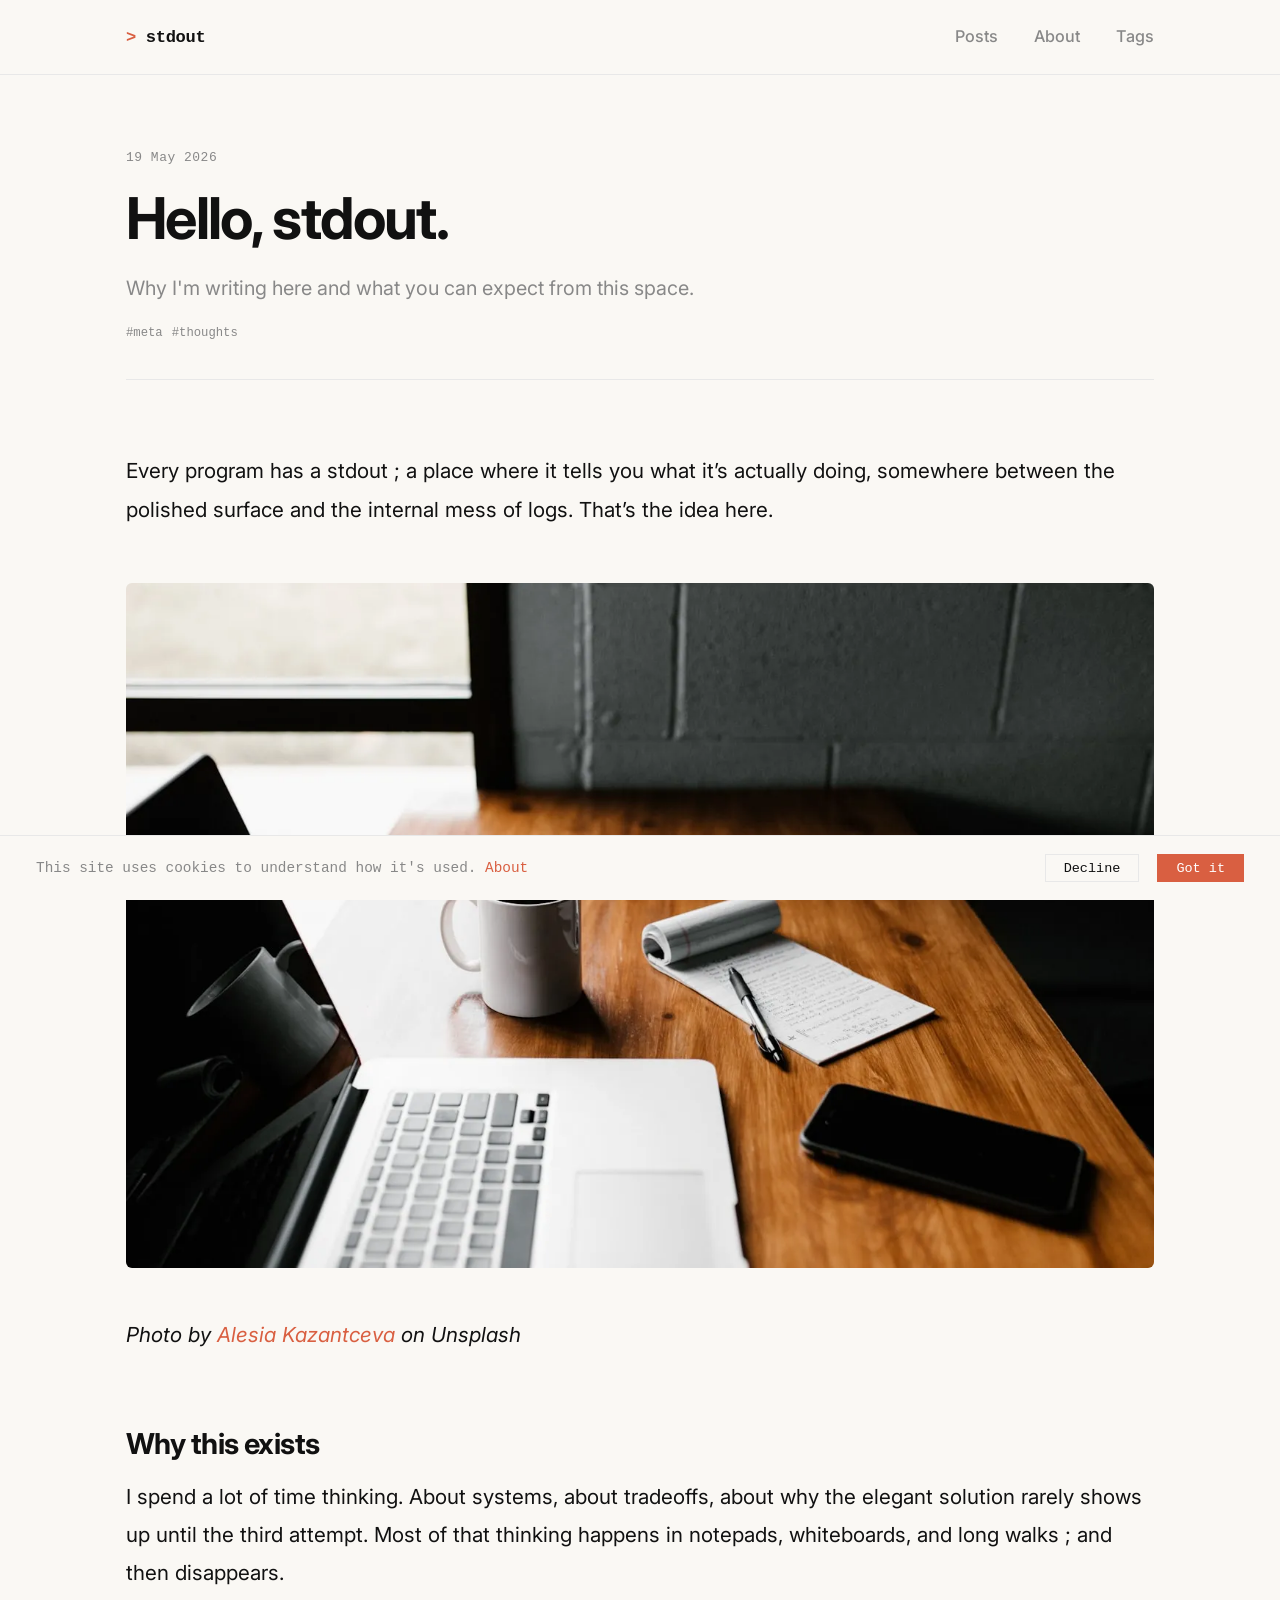
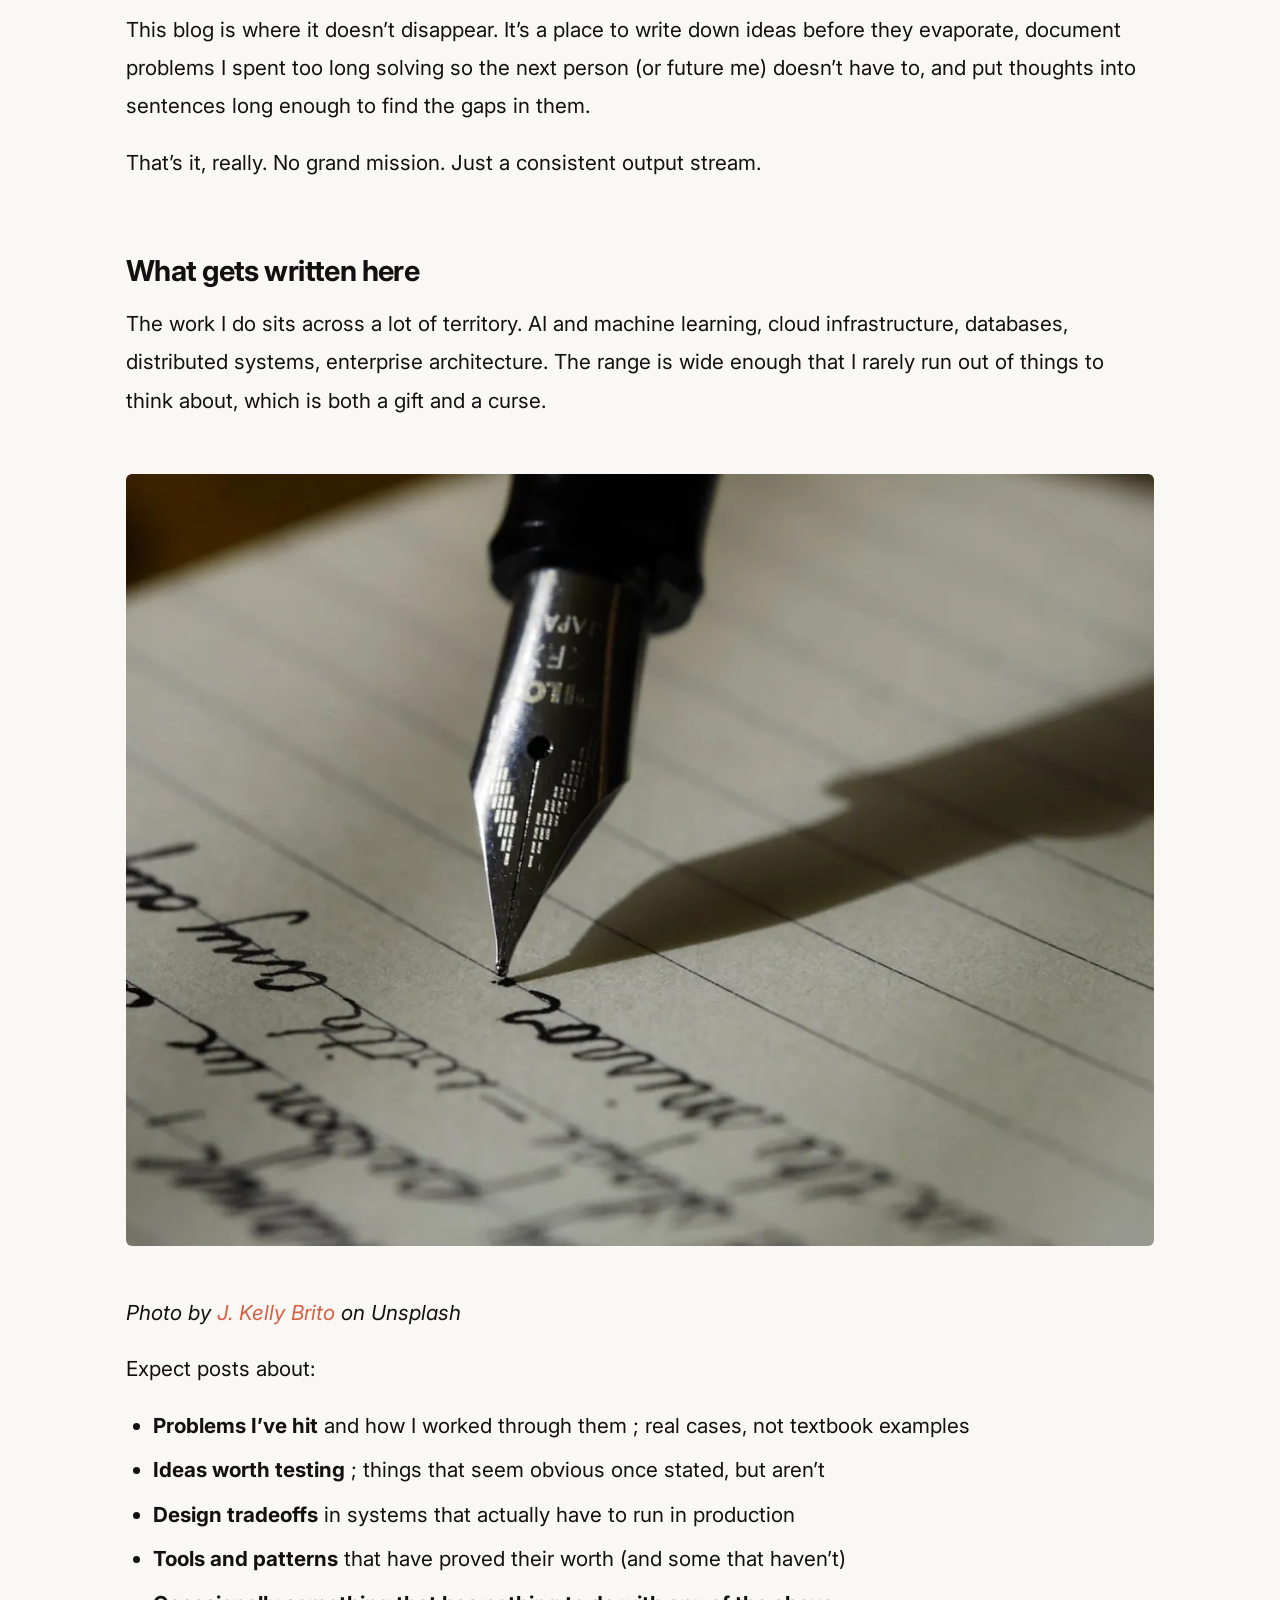
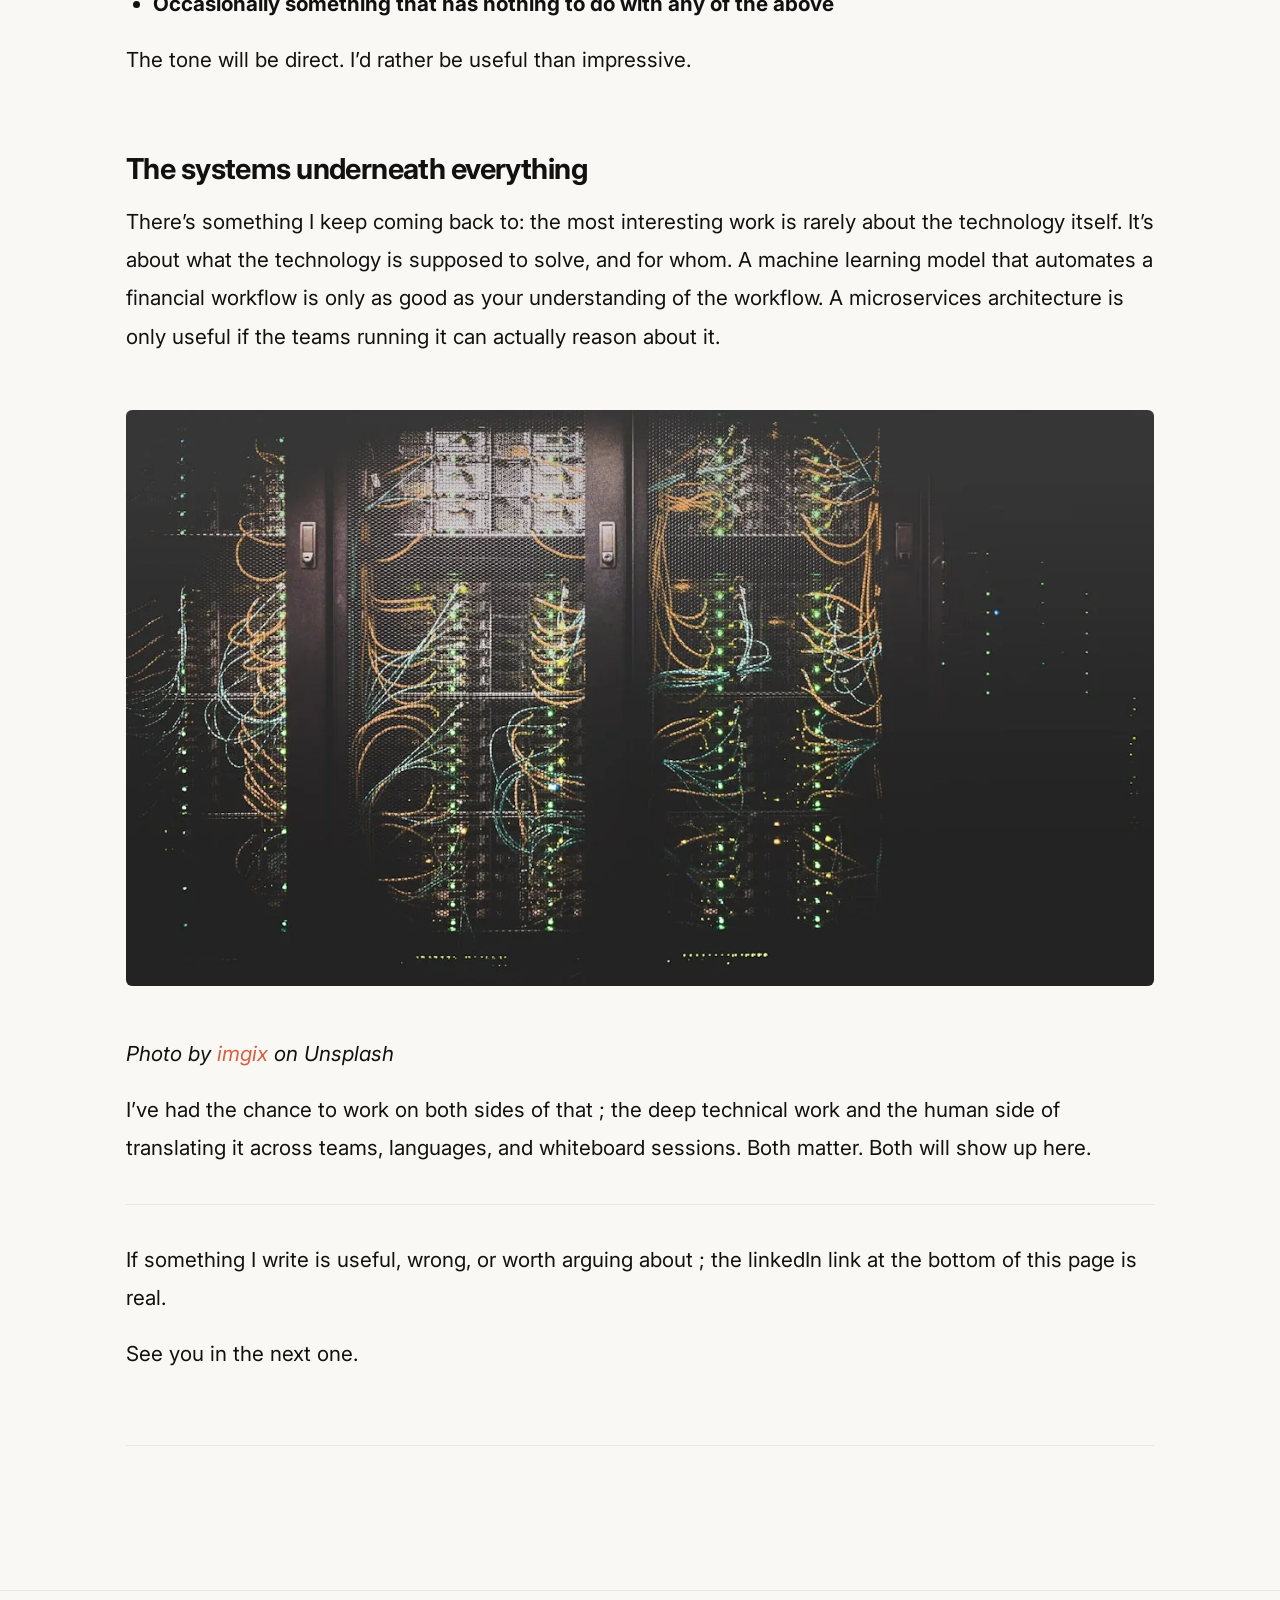
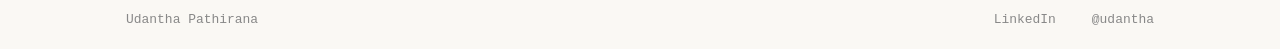
<file: articles/welcome-to-stdout/index.html>
<!DOCTYPE html><html lang="en" data-astro-cid-37fxchfa> <head><meta charset="UTF-8"><meta name="viewport" content="width=device-width, initial-scale=1.0"><title>Hello, stdout. · stdout</title><link rel="icon" type="image/svg+xml" href="/favicon.svg"><link rel="apple-touch-icon" href="/apple-touch-icon.png"><link rel="canonical" href="https://stdout.udantha.com/articles/welcome-to-stdout/"><meta name="description" content="Why I'm writing here and what you can expect from this space."><meta name="author" content="Udantha Pathirana"><!-- Open Graph --><meta property="og:title" content="Hello, stdout. · stdout"><meta property="og:type" content="article"><meta property="og:url" content="https://stdout.udantha.com/articles/welcome-to-stdout/"><meta property="og:site_name" content="stdout"><meta property="og:description" content="Why I'm writing here and what you can expect from this space."><meta property="og:image" content="https://stdout.udantha.com/og.png"><!-- Twitter Card --><meta name="twitter:card" content="summary_large_image"><meta name="twitter:title" content="Hello, stdout. · stdout"><meta name="twitter:description" content="Why I'm writing here and what you can expect from this space."><meta name="twitter:image" content="https://stdout.udantha.com/og.png"><script type="application/ld+json">{"@context":"https://schema.org","@graph":[{"@type":"WebSite","@id":"https://stdout.udantha.com/#website","url":"https://stdout.udantha.com/","name":"stdout","publisher":{"@id":"https://stdout.udantha.com/#person"}},{"@type":"Person","@id":"https://stdout.udantha.com/#person","name":"Udantha Pathirana","url":"https://stdout.udantha.com/about/"},{"@type":"BreadcrumbList","@id":"https://stdout.udantha.com/articles/welcome-to-stdout/#breadcrumb","itemListElement":[{"@type":"ListItem","position":1,"name":"Home","item":"https://stdout.udantha.com/"},{"@type":"ListItem","position":2,"name":"Hello, stdout.","item":"https://stdout.udantha.com/articles/welcome-to-stdout/"}]},{"@type":"WebPage","@id":"https://stdout.udantha.com/articles/welcome-to-stdout/#webpage","url":"https://stdout.udantha.com/articles/welcome-to-stdout/","name":"Hello, stdout.","isPartOf":{"@id":"https://stdout.udantha.com/#website"},"breadcrumb":{"@id":"https://stdout.udantha.com/articles/welcome-to-stdout/#breadcrumb"}},{"@type":"BlogPosting","@id":"https://stdout.udantha.com/articles/welcome-to-stdout/#blogposting","url":"https://stdout.udantha.com/articles/welcome-to-stdout/","headline":"Hello, stdout.","description":"Why I'm writing here and what you can expect from this space.","datePublished":"2026-05-19T00:00:00.000Z","dateModified":"2026-05-19T00:00:00.000Z","inLanguage":"en","isPartOf":{"@id":"https://stdout.udantha.com/#blog"},"mainEntityOfPage":{"@id":"https://stdout.udantha.com/articles/welcome-to-stdout/#webpage"},"author":{"@id":"https://stdout.udantha.com/#person"},"publisher":{"@id":"https://stdout.udantha.com/#person"},"keywords":"meta, thoughts","articleSection":"meta"}]}</script><!-- Consent Mode defaults (must run before GTM) --><script>
    window.dataLayer = window.dataLayer || [];
    function gtag(){dataLayer.push(arguments);}
    gtag('consent', 'default', {
      analytics_storage: 'granted',
      ad_storage: 'granted',
      ad_user_data: 'granted',
      ad_personalization: 'granted',
    });
    var _cm = document.cookie.match('(^|;)\\s*gtm_consent=([^;]+)');
    if (_cm && _cm[2] === 'denied') {
      gtag('consent', 'update', {
        analytics_storage: 'denied',
        ad_storage: 'denied',
        ad_user_data: 'denied',
        ad_personalization: 'denied',
      });
    }
  </script><!-- Google Tag Manager --><script>(function(w,d,s,l,i){w[l]=w[l]||[];w[l].push({'gtm.start':
  new Date().getTime(),event:'gtm.js'});var f=d.getElementsByTagName(s)[0],
  j=d.createElement(s),dl=l!='dataLayer'?'&l='+l:'';j.async=true;j.src=
  'https://www.googletagmanager.com/gtm.js?id='+i+dl;f.parentNode.insertBefore(j,f);
  })(window,document,'script','dataLayer','GTM-M58P6XMG');</script><!-- End Google Tag Manager --><link rel="stylesheet" href="/_astro/schema.CL5Q_Oem.css"><style>header[data-astro-cid-gjtny2mx]{margin-bottom:var(--space-lg);padding-bottom:var(--space-md);border-bottom:1px solid var(--color-border)}time[data-astro-cid-gjtny2mx]{display:block;font-family:var(--font-mono);font-size:.72rem;color:var(--color-muted);margin-bottom:1rem;letter-spacing:.04em}h1[data-astro-cid-gjtny2mx]{font-size:clamp(2rem,5vw,3.2rem);font-weight:700;letter-spacing:-.03em;line-height:1.1;margin-bottom:1.25rem}.description[data-astro-cid-gjtny2mx]{color:var(--color-muted);font-size:1.1rem;line-height:1.6;margin:0 0 var(--space-sm)}.tags[data-astro-cid-gjtny2mx]{display:flex;gap:var(--space-xs);flex-wrap:wrap;margin-top:var(--space-xs)}.tags[data-astro-cid-gjtny2mx] a[data-astro-cid-gjtny2mx]{font-family:var(--font-mono);font-size:.68rem;color:var(--color-muted)}.tags[data-astro-cid-gjtny2mx] a[data-astro-cid-gjtny2mx]:hover{color:var(--color-accent);text-decoration:none}.content[data-astro-cid-gjtny2mx]{font-size:1.15rem;line-height:1.85}.content[data-astro-cid-gjtny2mx] h2{font-size:1.6rem;font-weight:700;letter-spacing:-.02em;margin-top:var(--space-lg);margin-bottom:var(--space-sm)}.content[data-astro-cid-gjtny2mx] h3{font-size:1.2rem;font-weight:600;letter-spacing:-.01em;margin-top:var(--space-md);margin-bottom:var(--space-xs)}.content[data-astro-cid-gjtny2mx] img{margin-block:var(--space-md);width:100%;border-radius:6px}.comments[data-astro-cid-gjtny2mx]{margin-top:var(--space-lg);padding-top:var(--space-lg);border-top:1px solid var(--color-border)}
</style></head> <body data-astro-cid-37fxchfa> <!-- Google Tag Manager (noscript) --> <noscript><iframe src="https://www.googletagmanager.com/ns.html?id=GTM-M58P6XMG" height="0" width="0" style="display:none;visibility:hidden" data-astro-cid-37fxchfa></iframe></noscript> <!-- End Google Tag Manager (noscript) --> <header data-astro-cid-37fxchfa> <nav data-astro-cid-37fxchfa> <a href="/" class="brand" data-astro-cid-37fxchfa><span class="prompt" data-astro-cid-37fxchfa>&gt;</span>&nbsp;stdout</a> <div class="nav-links" data-astro-cid-37fxchfa> <a href="/" data-astro-cid-37fxchfa>Posts</a> <a href="/about" data-astro-cid-37fxchfa>About</a> <a href="/tags" data-astro-cid-37fxchfa>Tags</a> </div> </nav> </header> <main data-astro-cid-37fxchfa>   <article class="prose" data-astro-cid-gjtny2mx> <header data-astro-cid-gjtny2mx> <time datetime="2026-05-19T00:00:00.000Z" data-astro-cid-gjtny2mx>19 May 2026</time> <h1 data-astro-cid-gjtny2mx>Hello, stdout.</h1> <p class="description" data-astro-cid-gjtny2mx>Why I&#39;m writing here and what you can expect from this space.</p> <div class="tags" data-astro-cid-gjtny2mx> <a href="/tags/meta/" data-astro-cid-gjtny2mx>#meta</a><a href="/tags/thoughts/" data-astro-cid-gjtny2mx>#thoughts</a> </div> </header> <div class="content" data-astro-cid-gjtny2mx> <p>Every program has a stdout ; a place where it tells you what it’s actually doing, somewhere between the polished surface and the internal mess of logs. That’s the idea here.</p>
<p><img alt="A desk with an open laptop and a cup of coffee, representing the start of a new project" loading="lazy" decoding="async" width="1400" height="933" src="/_astro/hero.CczWCS4n_24eBwr.webp" srcset="">
<em>Photo by <a href="https://unsplash.com/@kazantsevaaliia">Alesia Kazantceva</a> on Unsplash</em></p>
<h2 id="why-this-exists">Why this exists</h2>
<p>I spend a lot of time thinking. About systems, about tradeoffs, about why the elegant solution rarely shows up until the third attempt. Most of that thinking happens in notepads, whiteboards, and long walks ; and then disappears.</p>
<p>This blog is where it doesn’t disappear. It’s a place to write down ideas before they evaporate, document problems I spent too long solving so the next person (or future me) doesn’t have to, and put thoughts into sentences long enough to find the gaps in them.</p>
<p>That’s it, really. No grand mission. Just a consistent output stream.</p>
<h2 id="what-gets-written-here">What gets written here</h2>
<p>The work I do sits across a lot of territory. AI and machine learning, cloud infrastructure, databases, distributed systems, enterprise architecture. The range is wide enough that I rarely run out of things to think about, which is both a gift and a curse.</p>
<p><img alt="An open notebook on a wooden desk with a pen, ready for ideas" loading="lazy" decoding="async" width="1200" height="901" src="/_astro/ideas.D94WVgI8_262bz7.webp" srcset="">
<em>Photo by <a href="https://unsplash.com/@kellybrito">J. Kelly Brito</a> on Unsplash</em></p>
<p>Expect posts about:</p>
<ul>
<li><strong>Problems I’ve hit</strong> and how I worked through them ; real cases, not textbook examples</li>
<li><strong>Ideas worth testing</strong> ; things that seem obvious once stated, but aren’t</li>
<li><strong>Design tradeoffs</strong> in systems that actually have to run in production</li>
<li><strong>Tools and patterns</strong> that have proved their worth (and some that haven’t)</li>
<li><strong>Occasionally something that has nothing to do with any of the above</strong></li>
</ul>
<p>The tone will be direct. I’d rather be useful than impressive.</p>
<h2 id="the-systems-underneath-everything">The systems underneath everything</h2>
<p>There’s something I keep coming back to: the most interesting work is rarely about the technology itself. It’s about what the technology is supposed to solve, and for whom. A machine learning model that automates a financial workflow is only as good as your understanding of the workflow. A microservices architecture is only useful if the teams running it can actually reason about it.</p>
<p><img alt="Server racks in a data centre, lit in blue ; the systems that underpin everything" loading="lazy" decoding="async" width="1200" height="673" src="/_astro/systems.hjgWAKCc_ZPaFJy.webp" srcset="">
<em>Photo by <a href="https://unsplash.com/@imgix">imgix</a> on Unsplash</em></p>
<p>I’ve had the chance to work on both sides of that ; the deep technical work and the human side of translating it across teams, languages, and whiteboard sessions. Both matter. Both will show up here.</p>
<hr>
<p>If something I write is useful, wrong, or worth arguing about ; the linkedIn link at the bottom of this page is real.</p>
<p>See you in the next one.</p> </div> <div class="comments" data-astro-cid-gjtny2mx> <script src="https://giscus.app/client.js" data-repo="udantha/stdout.udantha.com" data-repo-id="R_kgDOSiVczA" data-category="General" data-category-id="DIC_kwDOSiVczM4C9b0w" data-mapping="pathname" data-strict="0" data-reactions-enabled="1" data-emit-metadata="0" data-input-position="bottom" data-theme="https://stdout.udantha.com/giscus-theme.css" data-lang="en" crossorigin="anonymous" async>
      </script> </div> </article>  </main> <footer data-astro-cid-37fxchfa> <div class="footer-inner" data-astro-cid-37fxchfa> <a href="https://udantha.com" data-astro-cid-37fxchfa>Udantha Pathirana</a> <div class="footer-links" data-astro-cid-37fxchfa> <a href="https://www.linkedin.com/in/udantha/" data-astro-cid-37fxchfa>LinkedIn</a> <a href="https://www.instagram.com/udantha" data-astro-cid-37fxchfa>@udantha</a> </div> </div> </footer> <div id="consent-banner" data-astro-cid-2effgw6e> <p data-astro-cid-2effgw6e>This site uses cookies to understand how it's used. <a href="/about" data-astro-cid-2effgw6e>About</a></p> <div class="consent-actions" data-astro-cid-2effgw6e> <button id="consent-decline" data-astro-cid-2effgw6e>Decline</button> <button id="consent-dismiss" data-astro-cid-2effgw6e>Got it</button> </div> </div> <script>
  (function () {
    var COOKIE = 'gtm_consent';
    var DOMAIN = '.udantha.com';
    var YEAR = 60 * 60 * 24 * 365;

    function getCookie(name) {
      var m = document.cookie.match('(^|;)\\s*' + name + '=([^;]+)');
      return m ? m[2] : null;
    }
    function setCookie(name, value) {
      document.cookie = name + '=' + value + '; max-age=' + YEAR + '; domain=' + DOMAIN + '; path=/; SameSite=Lax';
    }

    var banner = document.getElementById('consent-banner');
    if (getCookie(COOKIE)) { banner.style.display = 'none'; return; }
    banner.style.display = 'flex';

    document.getElementById('consent-dismiss').addEventListener('click', function () {
      setCookie(COOKIE, 'granted');
      banner.style.display = 'none';
    });

    document.getElementById('consent-decline').addEventListener('click', function () {
      setCookie(COOKIE, 'denied');
      gtag('consent', 'update', {
        analytics_storage: 'denied',
        ad_storage: 'denied',
        ad_user_data: 'denied',
        ad_personalization: 'denied',
      });
      banner.style.display = 'none';
    });
  })();
</script></body></html>
</file>
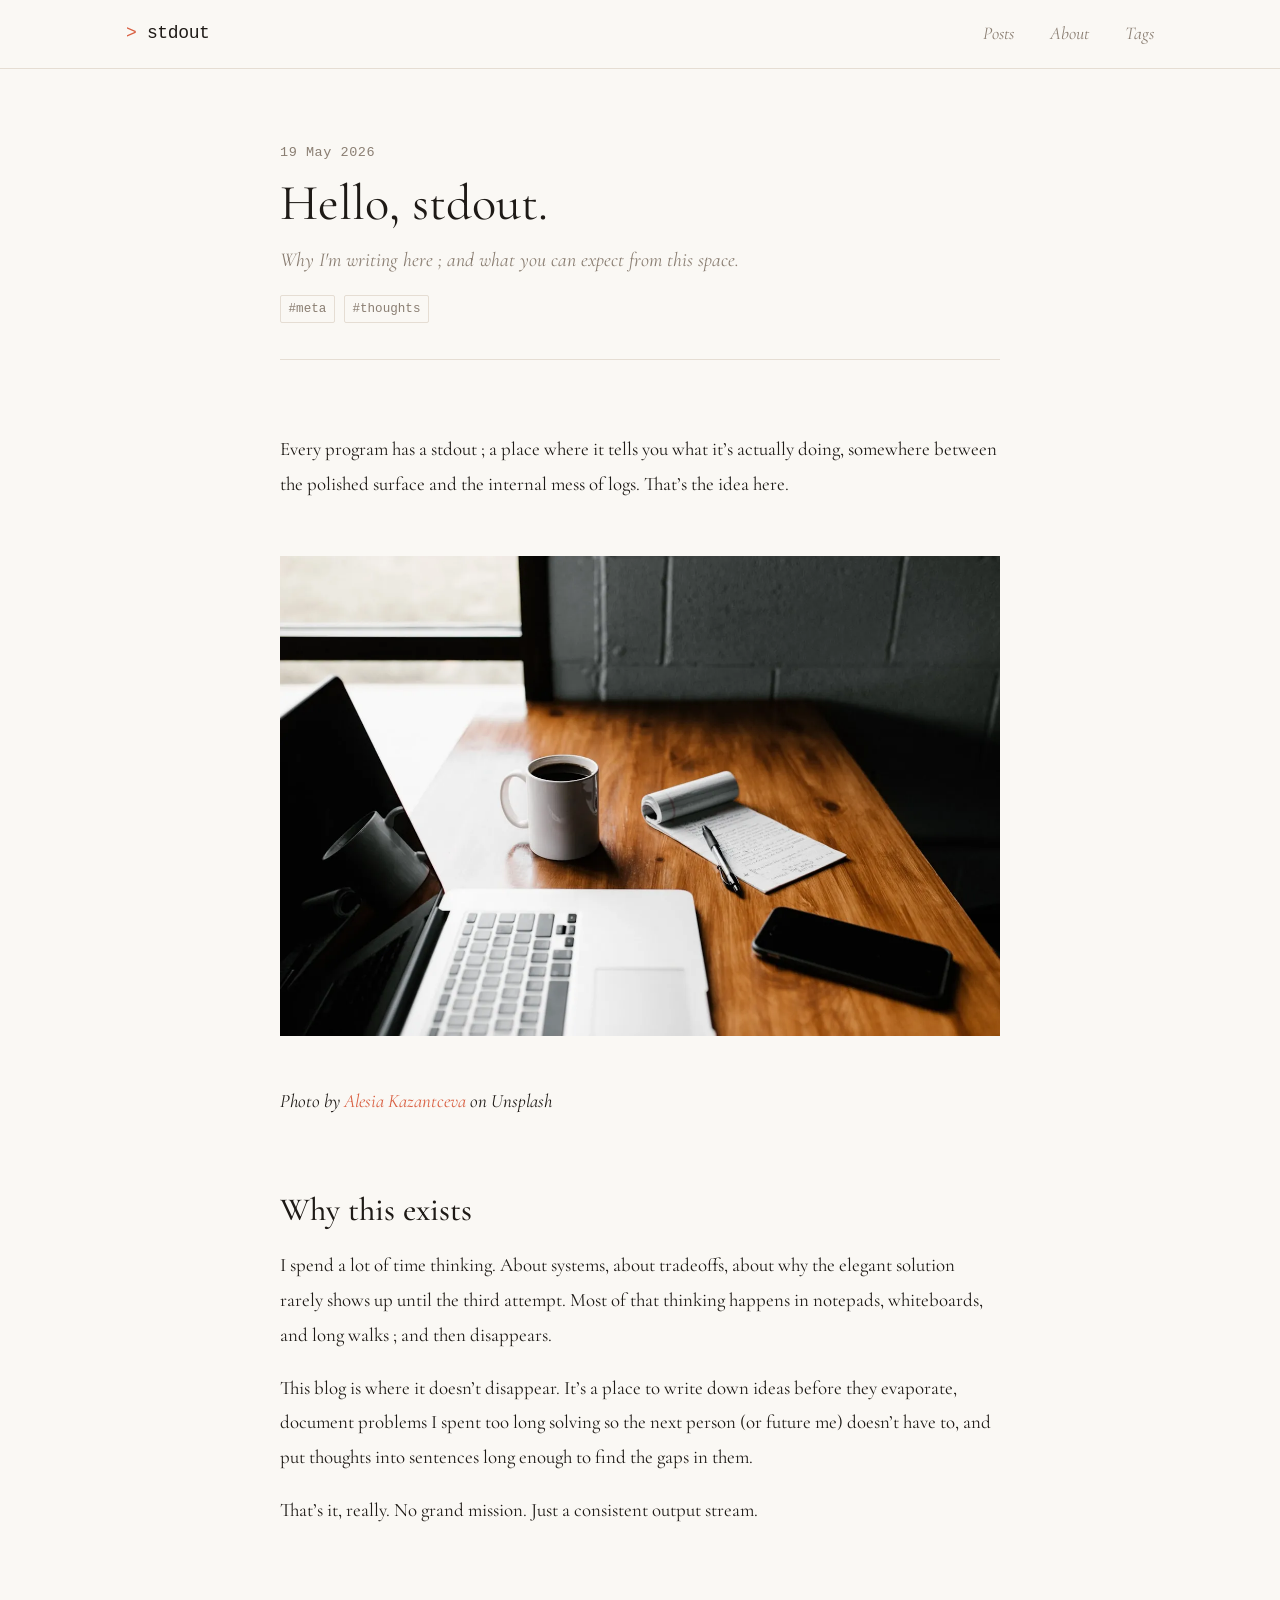
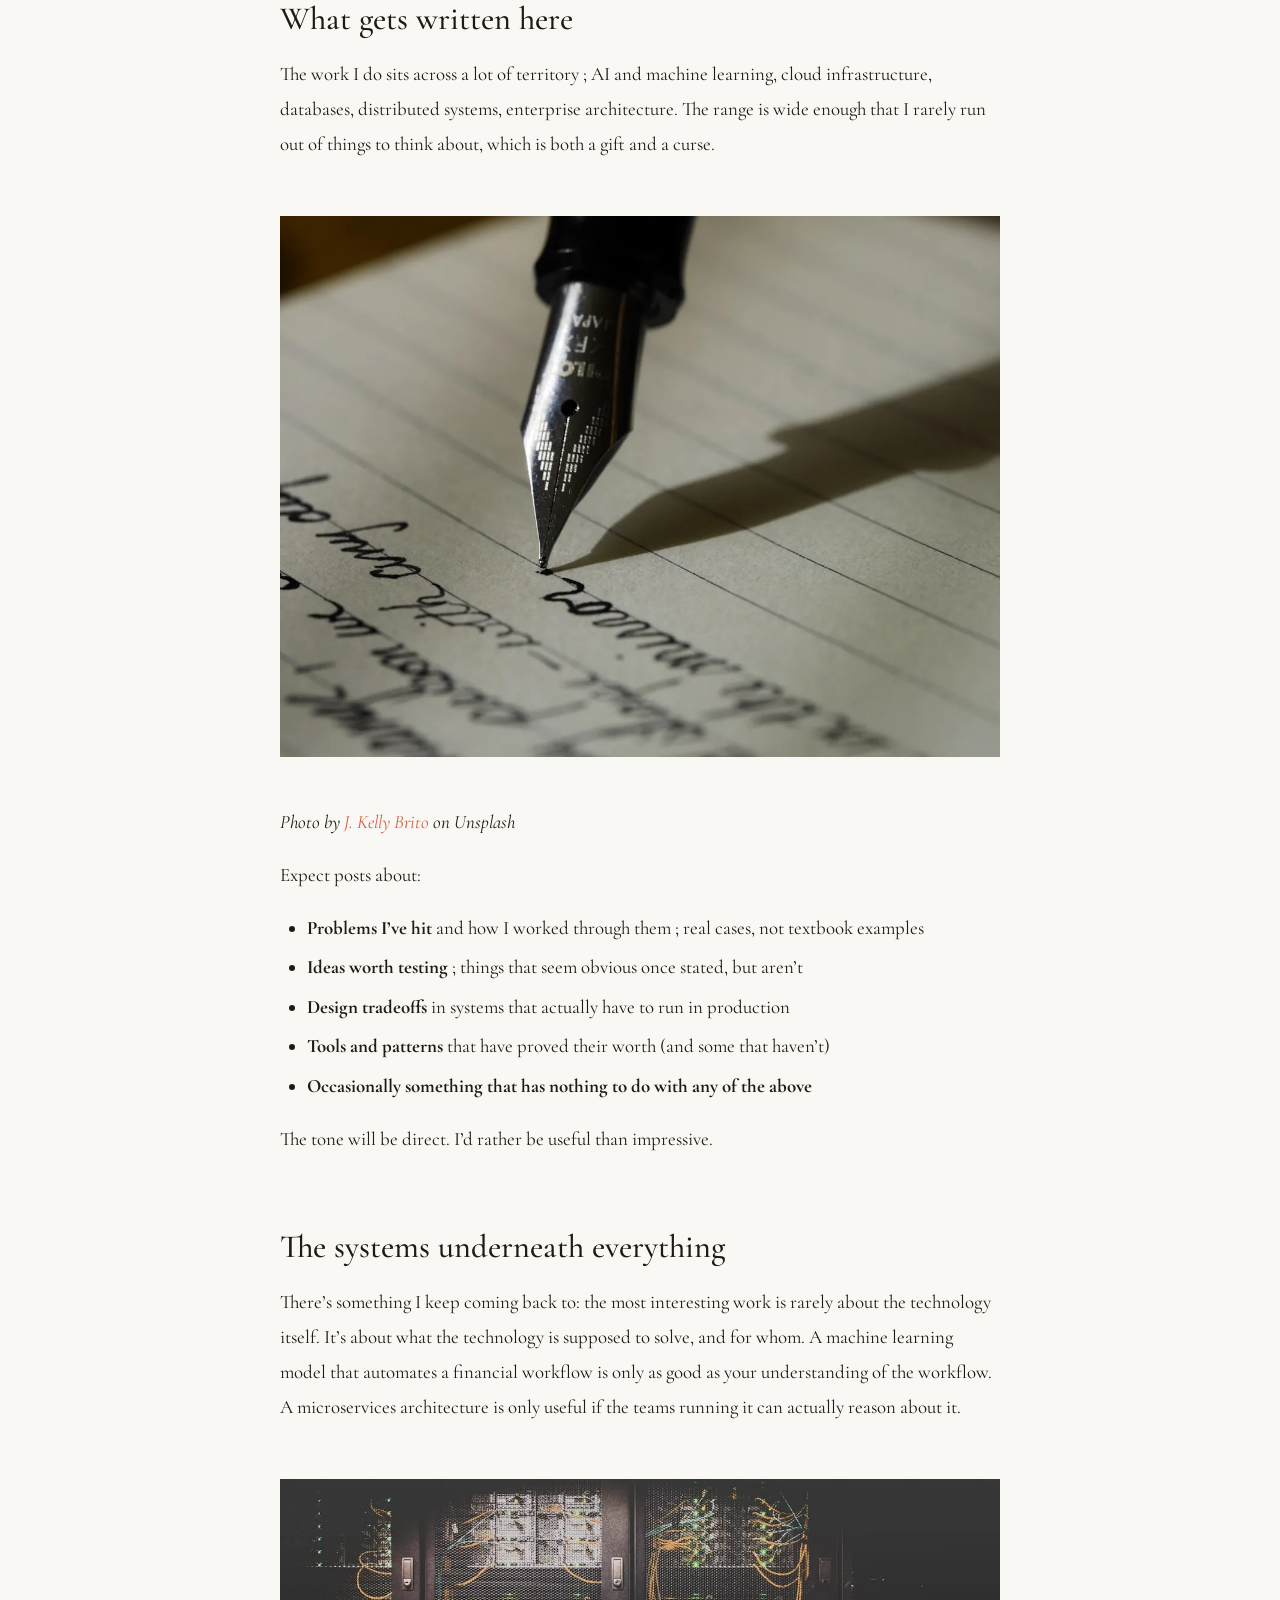
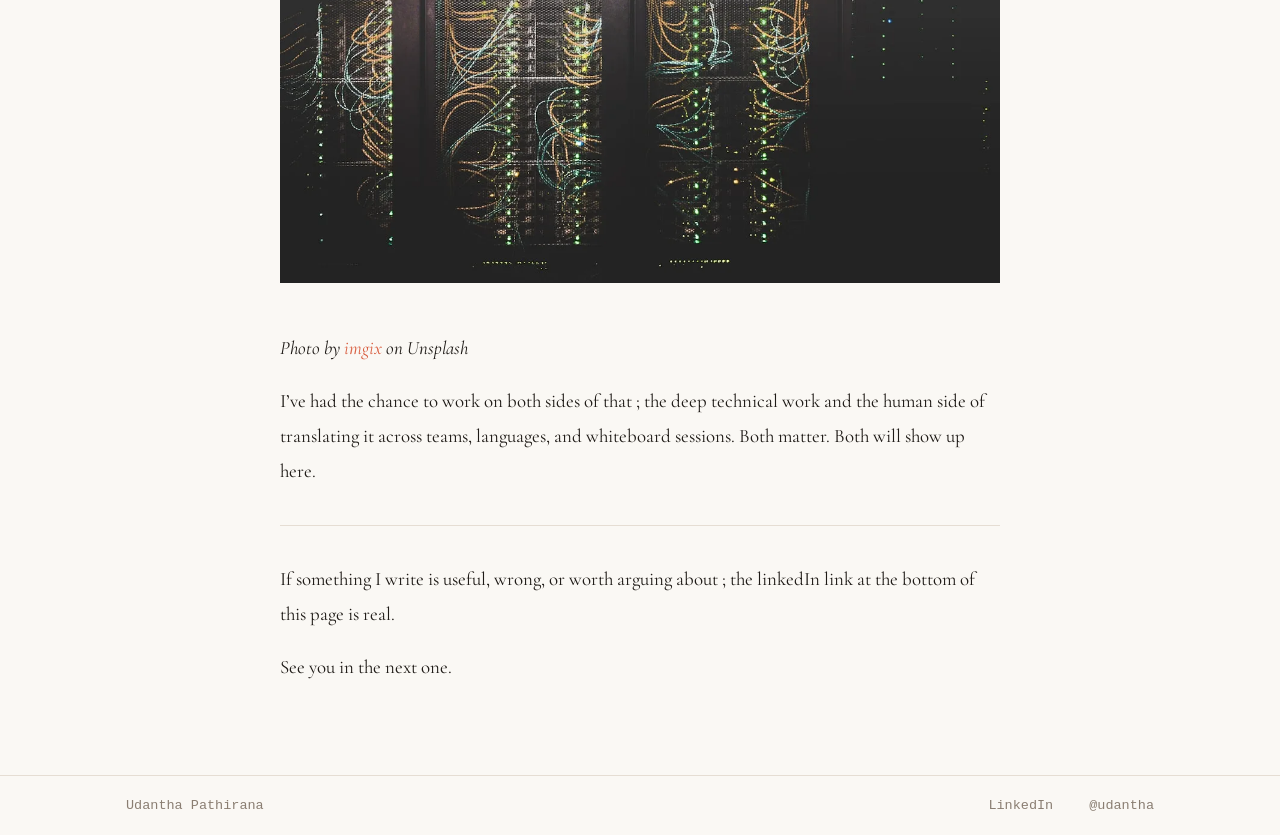
<file: blog/welcome-to-stdout/index.html>
<!DOCTYPE html><html lang="en" data-astro-cid-37fxchfa> <head><meta charset="UTF-8"><meta name="viewport" content="width=device-width, initial-scale=1.0"><title>Hello, stdout. · stdout</title><style>@import"https://fonts.googleapis.com/css2?family=Cormorant+Garamond:ital,wght@0,300;0,400;0,500;0,600;1,300;1,400;1,500;1,600&display=swap";:root{--font-serif: "Cormorant Garamond", Georgia, "Times New Roman", serif;--font-mono: "JetBrains Mono", "Fira Code", ui-monospace, "Courier New", monospace;--color-bg: #faf8f4;--color-surface: #f0ece5;--color-border: #e5ddd3;--color-text: #1e1a16;--color-muted: #8a7e72;--color-accent: #d95f41;--max-width: 720px;--max-width-wide: 1100px;--space-xs: .5rem;--space-sm: 1rem;--space-md: 2rem;--space-lg: 4rem}*,*:before,*:after{box-sizing:border-box;margin:0;padding:0}html{font-size:18px;scroll-behavior:smooth}body{font-family:var(--font-serif);background:var(--color-bg);color:var(--color-text);line-height:1.75;min-height:100vh}a{color:var(--color-accent);text-decoration:none}a:hover{text-decoration:underline}h1,h2,h3,h4,h5,h6{font-family:var(--font-serif);line-height:1.2;font-weight:500}h1{font-size:2.5rem}h2{font-size:1.8rem}h3{font-size:1.4rem}p{margin-block:var(--space-sm)}code{font-family:var(--font-mono);font-size:.78em;background:var(--color-surface);border:1px solid var(--color-border);padding:.1em .4em;border-radius:2px}pre{font-family:var(--font-mono);font-size:.82rem;background:var(--color-surface);border:1px solid var(--color-border);padding:var(--space-sm);border-radius:4px;overflow-x:auto;margin-block:var(--space-sm)}pre code{background:none;border:none;padding:0}img{max-width:100%;height:auto}ul,ol{padding-left:1.5rem}li{margin-block:.25rem}hr{border:none;border-top:1px solid var(--color-border);margin-block:var(--space-md)}blockquote{border-left:2px solid var(--color-accent);padding-left:var(--space-sm);color:var(--color-muted);margin-inline:0;font-style:italic}header[data-astro-cid-37fxchfa]{border-bottom:1px solid var(--color-border);padding-block:var(--space-sm);background:var(--color-bg);position:sticky;top:0;z-index:10}nav[data-astro-cid-37fxchfa]{max-width:var(--max-width-wide);margin-inline:auto;padding-inline:var(--space-md);display:flex;align-items:center;justify-content:space-between}.brand[data-astro-cid-37fxchfa]{font-family:var(--font-mono);font-size:1rem;font-weight:500;color:var(--color-text);letter-spacing:-.02em}.brand[data-astro-cid-37fxchfa]:hover{text-decoration:none;color:var(--color-accent)}.prompt[data-astro-cid-37fxchfa]{color:var(--color-accent)}.nav-links[data-astro-cid-37fxchfa]{display:flex;gap:var(--space-md)}.nav-links[data-astro-cid-37fxchfa] a[data-astro-cid-37fxchfa]{font-family:var(--font-serif);font-style:italic;color:var(--color-muted);font-size:1rem}.nav-links[data-astro-cid-37fxchfa] a[data-astro-cid-37fxchfa]:hover{color:var(--color-text);text-decoration:none}main[data-astro-cid-37fxchfa]{max-width:var(--max-width-wide);margin-inline:auto;padding:var(--space-lg) var(--space-md)}footer[data-astro-cid-37fxchfa]{border-top:1px solid var(--color-border);padding-block:var(--space-sm)}.footer-inner[data-astro-cid-37fxchfa]{max-width:var(--max-width-wide);margin-inline:auto;padding-inline:var(--space-md);display:flex;align-items:center;justify-content:space-between;gap:var(--space-sm)}footer[data-astro-cid-37fxchfa] a[data-astro-cid-37fxchfa]{font-family:var(--font-mono);font-size:.75rem;color:var(--color-muted)}footer[data-astro-cid-37fxchfa] a[data-astro-cid-37fxchfa]:hover{color:var(--color-text);text-decoration:none}.footer-links[data-astro-cid-37fxchfa]{display:flex;gap:var(--space-md)}@media(max-width:600px){nav[data-astro-cid-37fxchfa]{padding-inline:var(--space-sm)}.nav-links[data-astro-cid-37fxchfa]{gap:var(--space-sm)}}
article[data-astro-cid-gjtny2mx]{max-width:var(--max-width);margin-inline:auto}header[data-astro-cid-gjtny2mx]{margin-bottom:var(--space-lg);padding-bottom:var(--space-md);border-bottom:1px solid var(--color-border)}time[data-astro-cid-gjtny2mx]{display:block;font-family:var(--font-mono);font-size:.75rem;color:var(--color-muted);margin-bottom:var(--space-xs);letter-spacing:.04em}h1[data-astro-cid-gjtny2mx]{font-size:clamp(1.8rem,4vw,2.8rem);font-weight:400;margin-bottom:var(--space-xs)}.description[data-astro-cid-gjtny2mx]{font-style:italic;color:var(--color-muted);font-size:1.1rem;margin:0 0 var(--space-sm)}.tags[data-astro-cid-gjtny2mx]{display:flex;gap:var(--space-xs);flex-wrap:wrap}.tags[data-astro-cid-gjtny2mx] a[data-astro-cid-gjtny2mx]{font-family:var(--font-mono);font-size:.7rem;color:var(--color-muted);border:1px solid var(--color-border);padding:.15em .6em;border-radius:2px}.tags[data-astro-cid-gjtny2mx] a[data-astro-cid-gjtny2mx]:hover{color:var(--color-accent);border-color:var(--color-accent);text-decoration:none}.content[data-astro-cid-gjtny2mx]{font-size:1.05rem;line-height:1.85}.content[data-astro-cid-gjtny2mx] h2{margin-top:var(--space-lg);margin-bottom:var(--space-sm)}.content[data-astro-cid-gjtny2mx] h3{margin-top:var(--space-md);margin-bottom:var(--space-xs)}.content[data-astro-cid-gjtny2mx] img{margin-block:var(--space-md);width:100%}
</style></head> <body data-astro-cid-37fxchfa> <header data-astro-cid-37fxchfa> <nav data-astro-cid-37fxchfa> <a href="/" class="brand" data-astro-cid-37fxchfa><span class="prompt" data-astro-cid-37fxchfa>&gt;</span>&nbsp;stdout</a> <div class="nav-links" data-astro-cid-37fxchfa> <a href="/" data-astro-cid-37fxchfa>Posts</a> <a href="/about" data-astro-cid-37fxchfa>About</a> <a href="/tags" data-astro-cid-37fxchfa>Tags</a> </div> </nav> </header> <main data-astro-cid-37fxchfa>  <article data-astro-cid-gjtny2mx> <header data-astro-cid-gjtny2mx> <time datetime="2026-05-19T00:00:00.000Z" data-astro-cid-gjtny2mx>19 May 2026</time> <h1 data-astro-cid-gjtny2mx>Hello, stdout.</h1> <p class="description" data-astro-cid-gjtny2mx>Why I&#39;m writing here ; and what you can expect from this space.</p> <div class="tags" data-astro-cid-gjtny2mx> <a href="/tags/meta/" data-astro-cid-gjtny2mx>#meta</a><a href="/tags/thoughts/" data-astro-cid-gjtny2mx>#thoughts</a> </div> </header> <div class="content" data-astro-cid-gjtny2mx> <p>Every program has a stdout ; a place where it tells you what it’s actually doing, somewhere between the polished surface and the internal mess of logs. That’s the idea here.</p>
<p><img alt="A desk with an open laptop and a cup of coffee, representing the start of a new project" loading="lazy" decoding="async" fetchpriority="auto" width="1400" height="933" src="/_astro/hero.CczWCS4n_24eBwr.webp" >
<em>Photo by <a href="https://unsplash.com/@kazantsevaaliia">Alesia Kazantceva</a> on Unsplash</em></p>
<h2 id="why-this-exists">Why this exists</h2>
<p>I spend a lot of time thinking. About systems, about tradeoffs, about why the elegant solution rarely shows up until the third attempt. Most of that thinking happens in notepads, whiteboards, and long walks ; and then disappears.</p>
<p>This blog is where it doesn’t disappear. It’s a place to write down ideas before they evaporate, document problems I spent too long solving so the next person (or future me) doesn’t have to, and put thoughts into sentences long enough to find the gaps in them.</p>
<p>That’s it, really. No grand mission. Just a consistent output stream.</p>
<h2 id="what-gets-written-here">What gets written here</h2>
<p>The work I do sits across a lot of territory ; AI and machine learning, cloud infrastructure, databases, distributed systems, enterprise architecture. The range is wide enough that I rarely run out of things to think about, which is both a gift and a curse.</p>
<p><img alt="An open notebook on a wooden desk with a pen, ready for ideas" loading="lazy" decoding="async" fetchpriority="auto" width="1200" height="901" src="/_astro/ideas.D94WVgI8_262bz7.webp" >
<em>Photo by <a href="https://unsplash.com/@kellybrito">J. Kelly Brito</a> on Unsplash</em></p>
<p>Expect posts about:</p>
<ul>
<li><strong>Problems I’ve hit</strong> and how I worked through them ; real cases, not textbook examples</li>
<li><strong>Ideas worth testing</strong> ; things that seem obvious once stated, but aren’t</li>
<li><strong>Design tradeoffs</strong> in systems that actually have to run in production</li>
<li><strong>Tools and patterns</strong> that have proved their worth (and some that haven’t)</li>
<li><strong>Occasionally something that has nothing to do with any of the above</strong></li>
</ul>
<p>The tone will be direct. I’d rather be useful than impressive.</p>
<h2 id="the-systems-underneath-everything">The systems underneath everything</h2>
<p>There’s something I keep coming back to: the most interesting work is rarely about the technology itself. It’s about what the technology is supposed to solve, and for whom. A machine learning model that automates a financial workflow is only as good as your understanding of the workflow. A microservices architecture is only useful if the teams running it can actually reason about it.</p>
<p><img alt="Server racks in a data centre, lit in blue ; the systems that underpin everything" loading="lazy" decoding="async" fetchpriority="auto" width="1200" height="673" src="/_astro/systems.hjgWAKCc_ZPaFJy.webp" >
<em>Photo by <a href="https://unsplash.com/@imgix">imgix</a> on Unsplash</em></p>
<p>I’ve had the chance to work on both sides of that ; the deep technical work and the human side of translating it across teams, languages, and whiteboard sessions. Both matter. Both will show up here.</p>
<hr>
<p>If something I write is useful, wrong, or worth arguing about ; the linkedIn link at the bottom of this page is real.</p>
<p>See you in the next one.</p> </div> </article>  </main> <footer data-astro-cid-37fxchfa> <div class="footer-inner" data-astro-cid-37fxchfa> <a href="https://udantha.com" data-astro-cid-37fxchfa>Udantha Pathirana</a> <div class="footer-links" data-astro-cid-37fxchfa> <a href="https://www.linkedin.com/in/udantha/" data-astro-cid-37fxchfa>LinkedIn</a> <a href="https://www.instagram.com/udantha" data-astro-cid-37fxchfa>@udantha</a> </div> </div> </footer> </body></html>
</file>
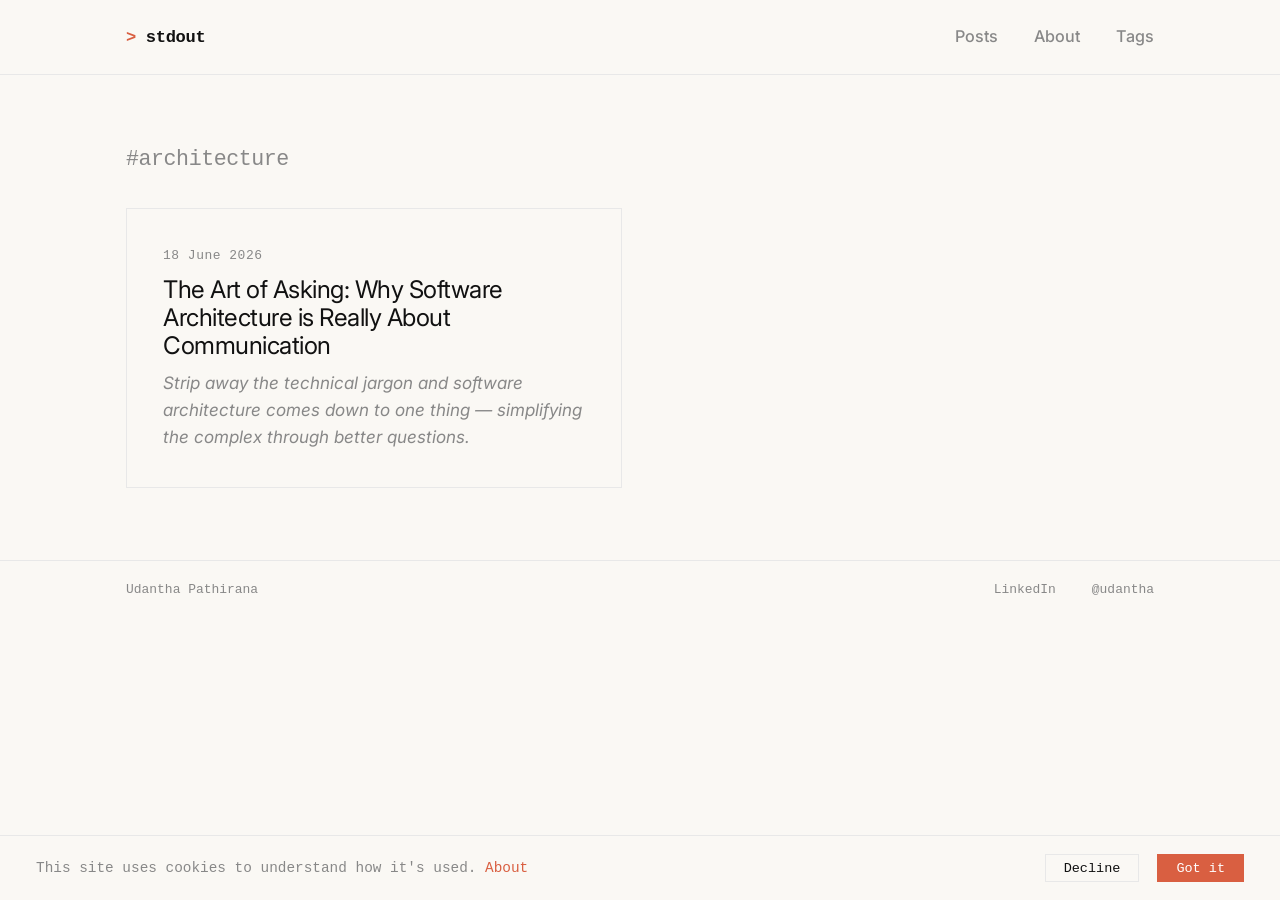
<file: tags/architecture/index.html>
<!DOCTYPE html><html lang="en" data-astro-cid-37fxchfa> <head><meta charset="UTF-8"><meta name="viewport" content="width=device-width, initial-scale=1.0"><title>#architecture · stdout</title><link rel="icon" type="image/svg+xml" href="/favicon.svg"><link rel="apple-touch-icon" href="/apple-touch-icon.png"><link rel="canonical" href="https://stdout.udantha.com/tags/architecture/"><meta name="description" content="Posts tagged #architecture on stdout by Udantha Pathirana."><meta name="author" content="Udantha Pathirana"><!-- Open Graph --><meta property="og:title" content="#architecture · stdout"><meta property="og:type" content="website"><meta property="og:url" content="https://stdout.udantha.com/tags/architecture/"><meta property="og:site_name" content="stdout"><meta property="og:description" content="Posts tagged #architecture on stdout by Udantha Pathirana."><meta property="og:image" content="https://stdout.udantha.com/og.png"><!-- Twitter Card --><meta name="twitter:card" content="summary_large_image"><meta name="twitter:title" content="#architecture · stdout"><meta name="twitter:description" content="Posts tagged #architecture on stdout by Udantha Pathirana."><meta name="twitter:image" content="https://stdout.udantha.com/og.png"><script type="application/ld+json">{"@context":"https://schema.org","@graph":[{"@type":"WebSite","@id":"https://stdout.udantha.com/#website","url":"https://stdout.udantha.com/","name":"stdout","publisher":{"@id":"https://stdout.udantha.com/#person"}},{"@type":"Person","@id":"https://stdout.udantha.com/#person","name":"Udantha Pathirana","url":"https://stdout.udantha.com/about/"},{"@type":"BreadcrumbList","@id":"https://stdout.udantha.com/tags/architecture/#breadcrumb","itemListElement":[{"@type":"ListItem","position":1,"name":"Home","item":"https://stdout.udantha.com/"},{"@type":"ListItem","position":2,"name":"Tags","item":"https://stdout.udantha.com/tags/"},{"@type":"ListItem","position":3,"name":"#architecture","item":"https://stdout.udantha.com/tags/architecture/"}]},{"@type":"CollectionPage","@id":"https://stdout.udantha.com/tags/architecture/#webpage","url":"https://stdout.udantha.com/tags/architecture/","name":"#architecture — stdout","description":"Posts tagged #architecture on stdout by Udantha Pathirana.","isPartOf":{"@id":"https://stdout.udantha.com/#website"},"about":{"@id":"https://stdout.udantha.com/#person"},"breadcrumb":{"@id":"https://stdout.udantha.com/tags/architecture/#breadcrumb"}}]}</script><!-- Consent Mode defaults (must run before GTM) --><script>
    window.dataLayer = window.dataLayer || [];
    function gtag(){dataLayer.push(arguments);}
    gtag('consent', 'default', {
      analytics_storage: 'granted',
      ad_storage: 'granted',
      ad_user_data: 'granted',
      ad_personalization: 'granted',
    });
    var _cm = document.cookie.match('(^|;)\\s*gtm_consent=([^;]+)');
    if (_cm && _cm[2] === 'denied') {
      gtag('consent', 'update', {
        analytics_storage: 'denied',
        ad_storage: 'denied',
        ad_user_data: 'denied',
        ad_personalization: 'denied',
      });
    }
  </script><!-- Google Tag Manager --><script>(function(w,d,s,l,i){w[l]=w[l]||[];w[l].push({'gtm.start':
  new Date().getTime(),event:'gtm.js'});var f=d.getElementsByTagName(s)[0],
  j=d.createElement(s),dl=l!='dataLayer'?'&l='+l:'';j.async=true;j.src=
  'https://www.googletagmanager.com/gtm.js?id='+i+dl;f.parentNode.insertBefore(j,f);
  })(window,document,'script','dataLayer','GTM-M58P6XMG');</script><!-- End Google Tag Manager --><link rel="stylesheet" href="/_astro/schema.CL5Q_Oem.css"><style>h1[data-astro-cid-tge3q7ae]{font-family:var(--font-mono);font-weight:400;font-size:1.2rem;color:var(--color-muted);margin-bottom:var(--space-md)}.posts-grid[data-astro-cid-tge3q7ae]{display:grid;grid-template-columns:repeat(auto-fill,minmax(320px,1fr));gap:var(--space-md)}article[data-astro-cid-tge3q7ae]{border:1px solid var(--color-border);padding:var(--space-md);display:flex;flex-direction:column;gap:var(--space-xs);transition:border-color .15s}article[data-astro-cid-tge3q7ae]:hover{border-color:var(--color-muted)}time[data-astro-cid-tge3q7ae]{font-family:var(--font-mono);font-size:.72rem;color:var(--color-muted);letter-spacing:.04em}h2[data-astro-cid-tge3q7ae]{font-size:1.35rem;font-weight:400}h2[data-astro-cid-tge3q7ae] a[data-astro-cid-tge3q7ae]{color:var(--color-text)}h2[data-astro-cid-tge3q7ae] a[data-astro-cid-tge3q7ae]:hover{color:var(--color-accent);text-decoration:none}p[data-astro-cid-tge3q7ae]{font-style:italic;color:var(--color-muted);font-size:.95rem;line-height:1.6;margin:0}
</style></head> <body data-astro-cid-37fxchfa> <!-- Google Tag Manager (noscript) --> <noscript><iframe src="https://www.googletagmanager.com/ns.html?id=GTM-M58P6XMG" height="0" width="0" style="display:none;visibility:hidden" data-astro-cid-37fxchfa></iframe></noscript> <!-- End Google Tag Manager (noscript) --> <header data-astro-cid-37fxchfa> <nav data-astro-cid-37fxchfa> <a href="/" class="brand" data-astro-cid-37fxchfa><span class="prompt" data-astro-cid-37fxchfa>&gt;</span>&nbsp;stdout</a> <div class="nav-links" data-astro-cid-37fxchfa> <a href="/" data-astro-cid-37fxchfa>Posts</a> <a href="/about" data-astro-cid-37fxchfa>About</a> <a href="/tags" data-astro-cid-37fxchfa>Tags</a> </div> </nav> </header> <main data-astro-cid-37fxchfa>   <h1 data-astro-cid-tge3q7ae>#architecture</h1> <div class="posts-grid" data-astro-cid-tge3q7ae> <article data-astro-cid-tge3q7ae> <time data-astro-cid-tge3q7ae>18 June 2026</time> <h2 data-astro-cid-tge3q7ae><a href="/articles/art-of-asking/" data-astro-cid-tge3q7ae>The Art of Asking: Why Software Architecture is Really About Communication</a></h2> <p data-astro-cid-tge3q7ae>Strip away the technical jargon and software architecture comes down to one thing — simplifying the complex through better questions.</p> </article> </div>  </main> <footer data-astro-cid-37fxchfa> <div class="footer-inner" data-astro-cid-37fxchfa> <a href="https://udantha.com" data-astro-cid-37fxchfa>Udantha Pathirana</a> <div class="footer-links" data-astro-cid-37fxchfa> <a href="https://www.linkedin.com/in/udantha/" data-astro-cid-37fxchfa>LinkedIn</a> <a href="https://www.instagram.com/udantha" data-astro-cid-37fxchfa>@udantha</a> </div> </div> </footer> <div id="consent-banner" data-astro-cid-2effgw6e> <p data-astro-cid-2effgw6e>This site uses cookies to understand how it's used. <a href="/about" data-astro-cid-2effgw6e>About</a></p> <div class="consent-actions" data-astro-cid-2effgw6e> <button id="consent-decline" data-astro-cid-2effgw6e>Decline</button> <button id="consent-dismiss" data-astro-cid-2effgw6e>Got it</button> </div> </div> <script>
  (function () {
    var COOKIE = 'gtm_consent';
    var DOMAIN = '.udantha.com';
    var YEAR = 60 * 60 * 24 * 365;

    function getCookie(name) {
      var m = document.cookie.match('(^|;)\\s*' + name + '=([^;]+)');
      return m ? m[2] : null;
    }
    function setCookie(name, value) {
      document.cookie = name + '=' + value + '; max-age=' + YEAR + '; domain=' + DOMAIN + '; path=/; SameSite=Lax';
    }

    var banner = document.getElementById('consent-banner');
    if (getCookie(COOKIE)) { banner.style.display = 'none'; return; }
    banner.style.display = 'flex';

    document.getElementById('consent-dismiss').addEventListener('click', function () {
      setCookie(COOKIE, 'granted');
      banner.style.display = 'none';
    });

    document.getElementById('consent-decline').addEventListener('click', function () {
      setCookie(COOKIE, 'denied');
      gtag('consent', 'update', {
        analytics_storage: 'denied',
        ad_storage: 'denied',
        ad_user_data: 'denied',
        ad_personalization: 'denied',
      });
      banner.style.display = 'none';
    });
  })();
</script></body></html>
</file>
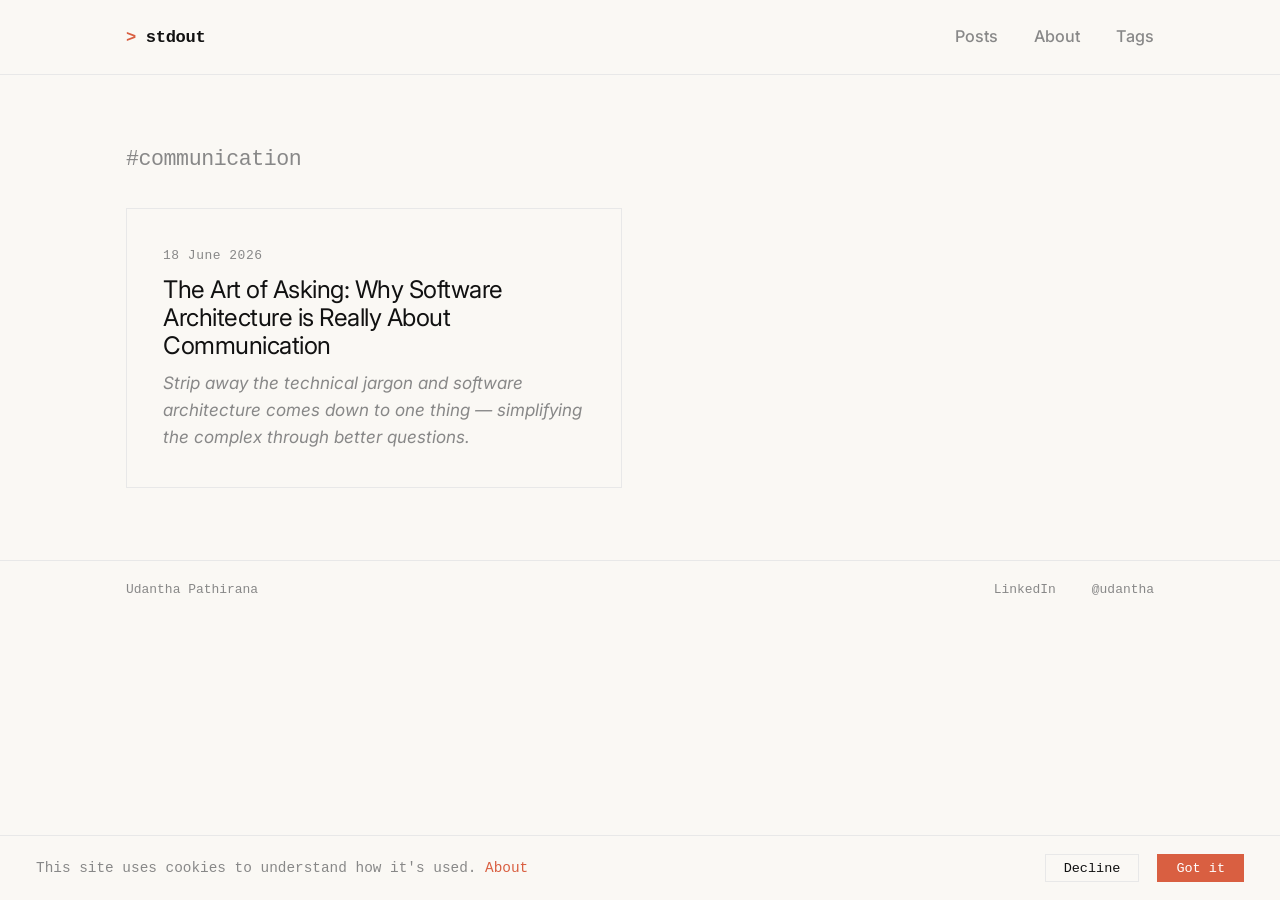
<file: tags/communication/index.html>
<!DOCTYPE html><html lang="en" data-astro-cid-37fxchfa> <head><meta charset="UTF-8"><meta name="viewport" content="width=device-width, initial-scale=1.0"><title>#communication · stdout</title><link rel="icon" type="image/svg+xml" href="/favicon.svg"><link rel="apple-touch-icon" href="/apple-touch-icon.png"><link rel="canonical" href="https://stdout.udantha.com/tags/communication/"><meta name="description" content="Posts tagged #communication on stdout by Udantha Pathirana."><meta name="author" content="Udantha Pathirana"><!-- Open Graph --><meta property="og:title" content="#communication · stdout"><meta property="og:type" content="website"><meta property="og:url" content="https://stdout.udantha.com/tags/communication/"><meta property="og:site_name" content="stdout"><meta property="og:description" content="Posts tagged #communication on stdout by Udantha Pathirana."><meta property="og:image" content="https://stdout.udantha.com/og.png"><!-- Twitter Card --><meta name="twitter:card" content="summary_large_image"><meta name="twitter:title" content="#communication · stdout"><meta name="twitter:description" content="Posts tagged #communication on stdout by Udantha Pathirana."><meta name="twitter:image" content="https://stdout.udantha.com/og.png"><script type="application/ld+json">{"@context":"https://schema.org","@graph":[{"@type":"WebSite","@id":"https://stdout.udantha.com/#website","url":"https://stdout.udantha.com/","name":"stdout","publisher":{"@id":"https://stdout.udantha.com/#person"}},{"@type":"Person","@id":"https://stdout.udantha.com/#person","name":"Udantha Pathirana","url":"https://stdout.udantha.com/about/"},{"@type":"BreadcrumbList","@id":"https://stdout.udantha.com/tags/communication/#breadcrumb","itemListElement":[{"@type":"ListItem","position":1,"name":"Home","item":"https://stdout.udantha.com/"},{"@type":"ListItem","position":2,"name":"Tags","item":"https://stdout.udantha.com/tags/"},{"@type":"ListItem","position":3,"name":"#communication","item":"https://stdout.udantha.com/tags/communication/"}]},{"@type":"CollectionPage","@id":"https://stdout.udantha.com/tags/communication/#webpage","url":"https://stdout.udantha.com/tags/communication/","name":"#communication — stdout","description":"Posts tagged #communication on stdout by Udantha Pathirana.","isPartOf":{"@id":"https://stdout.udantha.com/#website"},"about":{"@id":"https://stdout.udantha.com/#person"},"breadcrumb":{"@id":"https://stdout.udantha.com/tags/communication/#breadcrumb"}}]}</script><!-- Consent Mode defaults (must run before GTM) --><script>
    window.dataLayer = window.dataLayer || [];
    function gtag(){dataLayer.push(arguments);}
    gtag('consent', 'default', {
      analytics_storage: 'granted',
      ad_storage: 'granted',
      ad_user_data: 'granted',
      ad_personalization: 'granted',
    });
    var _cm = document.cookie.match('(^|;)\\s*gtm_consent=([^;]+)');
    if (_cm && _cm[2] === 'denied') {
      gtag('consent', 'update', {
        analytics_storage: 'denied',
        ad_storage: 'denied',
        ad_user_data: 'denied',
        ad_personalization: 'denied',
      });
    }
  </script><!-- Google Tag Manager --><script>(function(w,d,s,l,i){w[l]=w[l]||[];w[l].push({'gtm.start':
  new Date().getTime(),event:'gtm.js'});var f=d.getElementsByTagName(s)[0],
  j=d.createElement(s),dl=l!='dataLayer'?'&l='+l:'';j.async=true;j.src=
  'https://www.googletagmanager.com/gtm.js?id='+i+dl;f.parentNode.insertBefore(j,f);
  })(window,document,'script','dataLayer','GTM-M58P6XMG');</script><!-- End Google Tag Manager --><link rel="stylesheet" href="/_astro/schema.CL5Q_Oem.css"><style>h1[data-astro-cid-tge3q7ae]{font-family:var(--font-mono);font-weight:400;font-size:1.2rem;color:var(--color-muted);margin-bottom:var(--space-md)}.posts-grid[data-astro-cid-tge3q7ae]{display:grid;grid-template-columns:repeat(auto-fill,minmax(320px,1fr));gap:var(--space-md)}article[data-astro-cid-tge3q7ae]{border:1px solid var(--color-border);padding:var(--space-md);display:flex;flex-direction:column;gap:var(--space-xs);transition:border-color .15s}article[data-astro-cid-tge3q7ae]:hover{border-color:var(--color-muted)}time[data-astro-cid-tge3q7ae]{font-family:var(--font-mono);font-size:.72rem;color:var(--color-muted);letter-spacing:.04em}h2[data-astro-cid-tge3q7ae]{font-size:1.35rem;font-weight:400}h2[data-astro-cid-tge3q7ae] a[data-astro-cid-tge3q7ae]{color:var(--color-text)}h2[data-astro-cid-tge3q7ae] a[data-astro-cid-tge3q7ae]:hover{color:var(--color-accent);text-decoration:none}p[data-astro-cid-tge3q7ae]{font-style:italic;color:var(--color-muted);font-size:.95rem;line-height:1.6;margin:0}
</style></head> <body data-astro-cid-37fxchfa> <!-- Google Tag Manager (noscript) --> <noscript><iframe src="https://www.googletagmanager.com/ns.html?id=GTM-M58P6XMG" height="0" width="0" style="display:none;visibility:hidden" data-astro-cid-37fxchfa></iframe></noscript> <!-- End Google Tag Manager (noscript) --> <header data-astro-cid-37fxchfa> <nav data-astro-cid-37fxchfa> <a href="/" class="brand" data-astro-cid-37fxchfa><span class="prompt" data-astro-cid-37fxchfa>&gt;</span>&nbsp;stdout</a> <div class="nav-links" data-astro-cid-37fxchfa> <a href="/" data-astro-cid-37fxchfa>Posts</a> <a href="/about" data-astro-cid-37fxchfa>About</a> <a href="/tags" data-astro-cid-37fxchfa>Tags</a> </div> </nav> </header> <main data-astro-cid-37fxchfa>   <h1 data-astro-cid-tge3q7ae>#communication</h1> <div class="posts-grid" data-astro-cid-tge3q7ae> <article data-astro-cid-tge3q7ae> <time data-astro-cid-tge3q7ae>18 June 2026</time> <h2 data-astro-cid-tge3q7ae><a href="/articles/art-of-asking/" data-astro-cid-tge3q7ae>The Art of Asking: Why Software Architecture is Really About Communication</a></h2> <p data-astro-cid-tge3q7ae>Strip away the technical jargon and software architecture comes down to one thing — simplifying the complex through better questions.</p> </article> </div>  </main> <footer data-astro-cid-37fxchfa> <div class="footer-inner" data-astro-cid-37fxchfa> <a href="https://udantha.com" data-astro-cid-37fxchfa>Udantha Pathirana</a> <div class="footer-links" data-astro-cid-37fxchfa> <a href="https://www.linkedin.com/in/udantha/" data-astro-cid-37fxchfa>LinkedIn</a> <a href="https://www.instagram.com/udantha" data-astro-cid-37fxchfa>@udantha</a> </div> </div> </footer> <div id="consent-banner" data-astro-cid-2effgw6e> <p data-astro-cid-2effgw6e>This site uses cookies to understand how it's used. <a href="/about" data-astro-cid-2effgw6e>About</a></p> <div class="consent-actions" data-astro-cid-2effgw6e> <button id="consent-decline" data-astro-cid-2effgw6e>Decline</button> <button id="consent-dismiss" data-astro-cid-2effgw6e>Got it</button> </div> </div> <script>
  (function () {
    var COOKIE = 'gtm_consent';
    var DOMAIN = '.udantha.com';
    var YEAR = 60 * 60 * 24 * 365;

    function getCookie(name) {
      var m = document.cookie.match('(^|;)\\s*' + name + '=([^;]+)');
      return m ? m[2] : null;
    }
    function setCookie(name, value) {
      document.cookie = name + '=' + value + '; max-age=' + YEAR + '; domain=' + DOMAIN + '; path=/; SameSite=Lax';
    }

    var banner = document.getElementById('consent-banner');
    if (getCookie(COOKIE)) { banner.style.display = 'none'; return; }
    banner.style.display = 'flex';

    document.getElementById('consent-dismiss').addEventListener('click', function () {
      setCookie(COOKIE, 'granted');
      banner.style.display = 'none';
    });

    document.getElementById('consent-decline').addEventListener('click', function () {
      setCookie(COOKIE, 'denied');
      gtag('consent', 'update', {
        analytics_storage: 'denied',
        ad_storage: 'denied',
        ad_user_data: 'denied',
        ad_personalization: 'denied',
      });
      banner.style.display = 'none';
    });
  })();
</script></body></html>
</file>
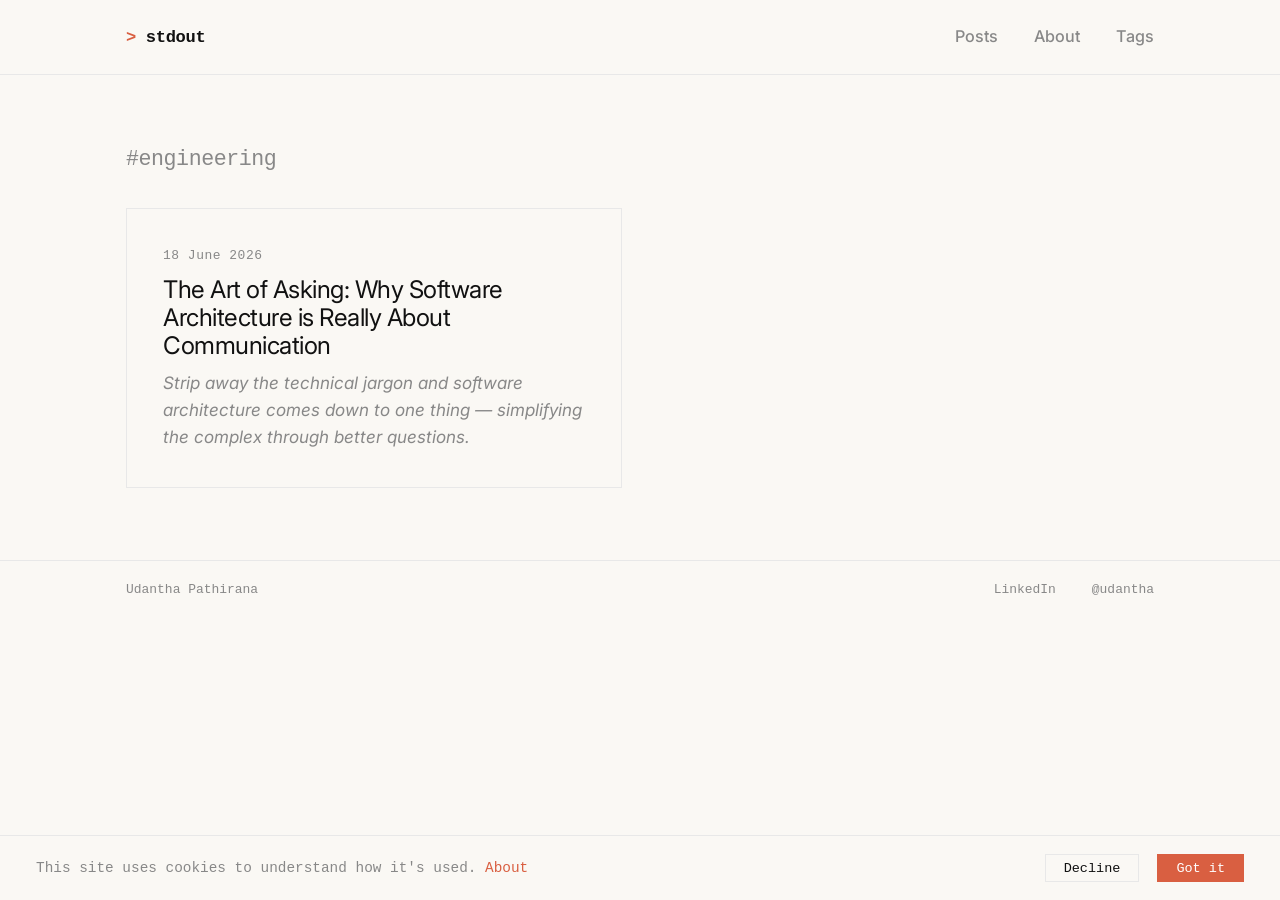
<file: tags/engineering/index.html>
<!DOCTYPE html><html lang="en" data-astro-cid-37fxchfa> <head><meta charset="UTF-8"><meta name="viewport" content="width=device-width, initial-scale=1.0"><title>#engineering · stdout</title><link rel="icon" type="image/svg+xml" href="/favicon.svg"><link rel="apple-touch-icon" href="/apple-touch-icon.png"><link rel="canonical" href="https://stdout.udantha.com/tags/engineering/"><meta name="description" content="Posts tagged #engineering on stdout by Udantha Pathirana."><meta name="author" content="Udantha Pathirana"><!-- Open Graph --><meta property="og:title" content="#engineering · stdout"><meta property="og:type" content="website"><meta property="og:url" content="https://stdout.udantha.com/tags/engineering/"><meta property="og:site_name" content="stdout"><meta property="og:description" content="Posts tagged #engineering on stdout by Udantha Pathirana."><meta property="og:image" content="https://stdout.udantha.com/og.png"><!-- Twitter Card --><meta name="twitter:card" content="summary_large_image"><meta name="twitter:title" content="#engineering · stdout"><meta name="twitter:description" content="Posts tagged #engineering on stdout by Udantha Pathirana."><meta name="twitter:image" content="https://stdout.udantha.com/og.png"><script type="application/ld+json">{"@context":"https://schema.org","@graph":[{"@type":"WebSite","@id":"https://stdout.udantha.com/#website","url":"https://stdout.udantha.com/","name":"stdout","publisher":{"@id":"https://stdout.udantha.com/#person"}},{"@type":"Person","@id":"https://stdout.udantha.com/#person","name":"Udantha Pathirana","url":"https://stdout.udantha.com/about/"},{"@type":"BreadcrumbList","@id":"https://stdout.udantha.com/tags/engineering/#breadcrumb","itemListElement":[{"@type":"ListItem","position":1,"name":"Home","item":"https://stdout.udantha.com/"},{"@type":"ListItem","position":2,"name":"Tags","item":"https://stdout.udantha.com/tags/"},{"@type":"ListItem","position":3,"name":"#engineering","item":"https://stdout.udantha.com/tags/engineering/"}]},{"@type":"CollectionPage","@id":"https://stdout.udantha.com/tags/engineering/#webpage","url":"https://stdout.udantha.com/tags/engineering/","name":"#engineering — stdout","description":"Posts tagged #engineering on stdout by Udantha Pathirana.","isPartOf":{"@id":"https://stdout.udantha.com/#website"},"about":{"@id":"https://stdout.udantha.com/#person"},"breadcrumb":{"@id":"https://stdout.udantha.com/tags/engineering/#breadcrumb"}}]}</script><!-- Consent Mode defaults (must run before GTM) --><script>
    window.dataLayer = window.dataLayer || [];
    function gtag(){dataLayer.push(arguments);}
    gtag('consent', 'default', {
      analytics_storage: 'granted',
      ad_storage: 'granted',
      ad_user_data: 'granted',
      ad_personalization: 'granted',
    });
    var _cm = document.cookie.match('(^|;)\\s*gtm_consent=([^;]+)');
    if (_cm && _cm[2] === 'denied') {
      gtag('consent', 'update', {
        analytics_storage: 'denied',
        ad_storage: 'denied',
        ad_user_data: 'denied',
        ad_personalization: 'denied',
      });
    }
  </script><!-- Google Tag Manager --><script>(function(w,d,s,l,i){w[l]=w[l]||[];w[l].push({'gtm.start':
  new Date().getTime(),event:'gtm.js'});var f=d.getElementsByTagName(s)[0],
  j=d.createElement(s),dl=l!='dataLayer'?'&l='+l:'';j.async=true;j.src=
  'https://www.googletagmanager.com/gtm.js?id='+i+dl;f.parentNode.insertBefore(j,f);
  })(window,document,'script','dataLayer','GTM-M58P6XMG');</script><!-- End Google Tag Manager --><link rel="stylesheet" href="/_astro/schema.CL5Q_Oem.css"><style>h1[data-astro-cid-tge3q7ae]{font-family:var(--font-mono);font-weight:400;font-size:1.2rem;color:var(--color-muted);margin-bottom:var(--space-md)}.posts-grid[data-astro-cid-tge3q7ae]{display:grid;grid-template-columns:repeat(auto-fill,minmax(320px,1fr));gap:var(--space-md)}article[data-astro-cid-tge3q7ae]{border:1px solid var(--color-border);padding:var(--space-md);display:flex;flex-direction:column;gap:var(--space-xs);transition:border-color .15s}article[data-astro-cid-tge3q7ae]:hover{border-color:var(--color-muted)}time[data-astro-cid-tge3q7ae]{font-family:var(--font-mono);font-size:.72rem;color:var(--color-muted);letter-spacing:.04em}h2[data-astro-cid-tge3q7ae]{font-size:1.35rem;font-weight:400}h2[data-astro-cid-tge3q7ae] a[data-astro-cid-tge3q7ae]{color:var(--color-text)}h2[data-astro-cid-tge3q7ae] a[data-astro-cid-tge3q7ae]:hover{color:var(--color-accent);text-decoration:none}p[data-astro-cid-tge3q7ae]{font-style:italic;color:var(--color-muted);font-size:.95rem;line-height:1.6;margin:0}
</style></head> <body data-astro-cid-37fxchfa> <!-- Google Tag Manager (noscript) --> <noscript><iframe src="https://www.googletagmanager.com/ns.html?id=GTM-M58P6XMG" height="0" width="0" style="display:none;visibility:hidden" data-astro-cid-37fxchfa></iframe></noscript> <!-- End Google Tag Manager (noscript) --> <header data-astro-cid-37fxchfa> <nav data-astro-cid-37fxchfa> <a href="/" class="brand" data-astro-cid-37fxchfa><span class="prompt" data-astro-cid-37fxchfa>&gt;</span>&nbsp;stdout</a> <div class="nav-links" data-astro-cid-37fxchfa> <a href="/" data-astro-cid-37fxchfa>Posts</a> <a href="/about" data-astro-cid-37fxchfa>About</a> <a href="/tags" data-astro-cid-37fxchfa>Tags</a> </div> </nav> </header> <main data-astro-cid-37fxchfa>   <h1 data-astro-cid-tge3q7ae>#engineering</h1> <div class="posts-grid" data-astro-cid-tge3q7ae> <article data-astro-cid-tge3q7ae> <time data-astro-cid-tge3q7ae>18 June 2026</time> <h2 data-astro-cid-tge3q7ae><a href="/articles/art-of-asking/" data-astro-cid-tge3q7ae>The Art of Asking: Why Software Architecture is Really About Communication</a></h2> <p data-astro-cid-tge3q7ae>Strip away the technical jargon and software architecture comes down to one thing — simplifying the complex through better questions.</p> </article> </div>  </main> <footer data-astro-cid-37fxchfa> <div class="footer-inner" data-astro-cid-37fxchfa> <a href="https://udantha.com" data-astro-cid-37fxchfa>Udantha Pathirana</a> <div class="footer-links" data-astro-cid-37fxchfa> <a href="https://www.linkedin.com/in/udantha/" data-astro-cid-37fxchfa>LinkedIn</a> <a href="https://www.instagram.com/udantha" data-astro-cid-37fxchfa>@udantha</a> </div> </div> </footer> <div id="consent-banner" data-astro-cid-2effgw6e> <p data-astro-cid-2effgw6e>This site uses cookies to understand how it's used. <a href="/about" data-astro-cid-2effgw6e>About</a></p> <div class="consent-actions" data-astro-cid-2effgw6e> <button id="consent-decline" data-astro-cid-2effgw6e>Decline</button> <button id="consent-dismiss" data-astro-cid-2effgw6e>Got it</button> </div> </div> <script>
  (function () {
    var COOKIE = 'gtm_consent';
    var DOMAIN = '.udantha.com';
    var YEAR = 60 * 60 * 24 * 365;

    function getCookie(name) {
      var m = document.cookie.match('(^|;)\\s*' + name + '=([^;]+)');
      return m ? m[2] : null;
    }
    function setCookie(name, value) {
      document.cookie = name + '=' + value + '; max-age=' + YEAR + '; domain=' + DOMAIN + '; path=/; SameSite=Lax';
    }

    var banner = document.getElementById('consent-banner');
    if (getCookie(COOKIE)) { banner.style.display = 'none'; return; }
    banner.style.display = 'flex';

    document.getElementById('consent-dismiss').addEventListener('click', function () {
      setCookie(COOKIE, 'granted');
      banner.style.display = 'none';
    });

    document.getElementById('consent-decline').addEventListener('click', function () {
      setCookie(COOKIE, 'denied');
      gtag('consent', 'update', {
        analytics_storage: 'denied',
        ad_storage: 'denied',
        ad_user_data: 'denied',
        ad_personalization: 'denied',
      });
      banner.style.display = 'none';
    });
  })();
</script></body></html>
</file>
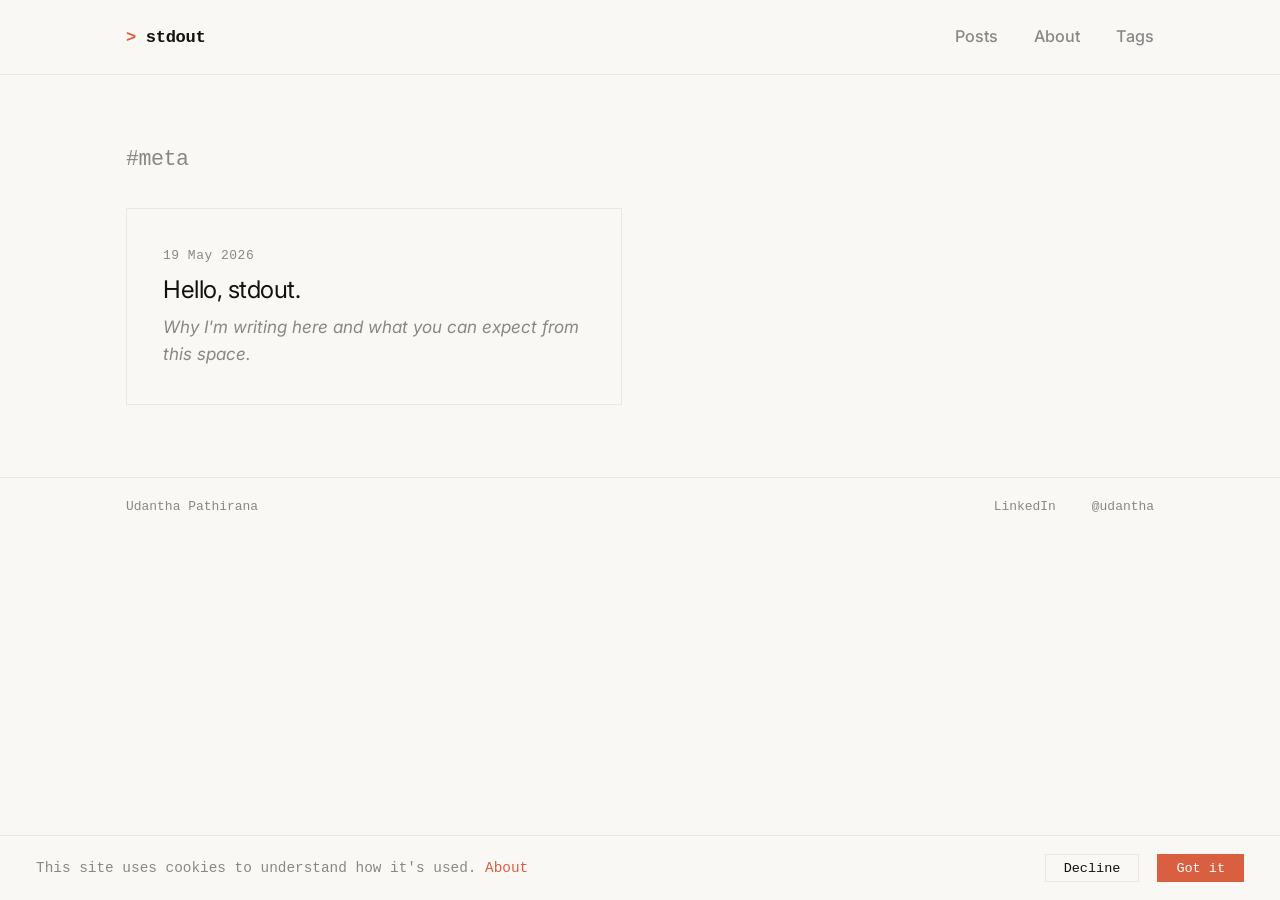
<file: tags/meta/index.html>
<!DOCTYPE html><html lang="en" data-astro-cid-37fxchfa> <head><meta charset="UTF-8"><meta name="viewport" content="width=device-width, initial-scale=1.0"><title>#meta · stdout</title><link rel="icon" type="image/svg+xml" href="/favicon.svg"><link rel="apple-touch-icon" href="/apple-touch-icon.png"><link rel="canonical" href="https://stdout.udantha.com/tags/meta/"><meta name="description" content="Posts tagged #meta on stdout by Udantha Pathirana."><meta name="author" content="Udantha Pathirana"><!-- Open Graph --><meta property="og:title" content="#meta · stdout"><meta property="og:type" content="website"><meta property="og:url" content="https://stdout.udantha.com/tags/meta/"><meta property="og:site_name" content="stdout"><meta property="og:description" content="Posts tagged #meta on stdout by Udantha Pathirana."><meta property="og:image" content="https://stdout.udantha.com/og.png"><!-- Twitter Card --><meta name="twitter:card" content="summary_large_image"><meta name="twitter:title" content="#meta · stdout"><meta name="twitter:description" content="Posts tagged #meta on stdout by Udantha Pathirana."><meta name="twitter:image" content="https://stdout.udantha.com/og.png"><script type="application/ld+json">{"@context":"https://schema.org","@graph":[{"@type":"WebSite","@id":"https://stdout.udantha.com/#website","url":"https://stdout.udantha.com/","name":"stdout","publisher":{"@id":"https://stdout.udantha.com/#person"}},{"@type":"Person","@id":"https://stdout.udantha.com/#person","name":"Udantha Pathirana","url":"https://stdout.udantha.com/about/"},{"@type":"BreadcrumbList","@id":"https://stdout.udantha.com/tags/meta/#breadcrumb","itemListElement":[{"@type":"ListItem","position":1,"name":"Home","item":"https://stdout.udantha.com/"},{"@type":"ListItem","position":2,"name":"Tags","item":"https://stdout.udantha.com/tags/"},{"@type":"ListItem","position":3,"name":"#meta","item":"https://stdout.udantha.com/tags/meta/"}]},{"@type":"CollectionPage","@id":"https://stdout.udantha.com/tags/meta/#webpage","url":"https://stdout.udantha.com/tags/meta/","name":"#meta — stdout","description":"Posts tagged #meta on stdout by Udantha Pathirana.","isPartOf":{"@id":"https://stdout.udantha.com/#website"},"about":{"@id":"https://stdout.udantha.com/#person"},"breadcrumb":{"@id":"https://stdout.udantha.com/tags/meta/#breadcrumb"}}]}</script><!-- Consent Mode defaults (must run before GTM) --><script>
    window.dataLayer = window.dataLayer || [];
    function gtag(){dataLayer.push(arguments);}
    gtag('consent', 'default', {
      analytics_storage: 'granted',
      ad_storage: 'granted',
      ad_user_data: 'granted',
      ad_personalization: 'granted',
    });
    var _cm = document.cookie.match('(^|;)\\s*gtm_consent=([^;]+)');
    if (_cm && _cm[2] === 'denied') {
      gtag('consent', 'update', {
        analytics_storage: 'denied',
        ad_storage: 'denied',
        ad_user_data: 'denied',
        ad_personalization: 'denied',
      });
    }
  </script><!-- Google Tag Manager --><script>(function(w,d,s,l,i){w[l]=w[l]||[];w[l].push({'gtm.start':
  new Date().getTime(),event:'gtm.js'});var f=d.getElementsByTagName(s)[0],
  j=d.createElement(s),dl=l!='dataLayer'?'&l='+l:'';j.async=true;j.src=
  'https://www.googletagmanager.com/gtm.js?id='+i+dl;f.parentNode.insertBefore(j,f);
  })(window,document,'script','dataLayer','GTM-M58P6XMG');</script><!-- End Google Tag Manager --><link rel="stylesheet" href="/_astro/schema.CL5Q_Oem.css"><style>h1[data-astro-cid-tge3q7ae]{font-family:var(--font-mono);font-weight:400;font-size:1.2rem;color:var(--color-muted);margin-bottom:var(--space-md)}.posts-grid[data-astro-cid-tge3q7ae]{display:grid;grid-template-columns:repeat(auto-fill,minmax(320px,1fr));gap:var(--space-md)}article[data-astro-cid-tge3q7ae]{border:1px solid var(--color-border);padding:var(--space-md);display:flex;flex-direction:column;gap:var(--space-xs);transition:border-color .15s}article[data-astro-cid-tge3q7ae]:hover{border-color:var(--color-muted)}time[data-astro-cid-tge3q7ae]{font-family:var(--font-mono);font-size:.72rem;color:var(--color-muted);letter-spacing:.04em}h2[data-astro-cid-tge3q7ae]{font-size:1.35rem;font-weight:400}h2[data-astro-cid-tge3q7ae] a[data-astro-cid-tge3q7ae]{color:var(--color-text)}h2[data-astro-cid-tge3q7ae] a[data-astro-cid-tge3q7ae]:hover{color:var(--color-accent);text-decoration:none}p[data-astro-cid-tge3q7ae]{font-style:italic;color:var(--color-muted);font-size:.95rem;line-height:1.6;margin:0}
</style></head> <body data-astro-cid-37fxchfa> <!-- Google Tag Manager (noscript) --> <noscript><iframe src="https://www.googletagmanager.com/ns.html?id=GTM-M58P6XMG" height="0" width="0" style="display:none;visibility:hidden" data-astro-cid-37fxchfa></iframe></noscript> <!-- End Google Tag Manager (noscript) --> <header data-astro-cid-37fxchfa> <nav data-astro-cid-37fxchfa> <a href="/" class="brand" data-astro-cid-37fxchfa><span class="prompt" data-astro-cid-37fxchfa>&gt;</span>&nbsp;stdout</a> <div class="nav-links" data-astro-cid-37fxchfa> <a href="/" data-astro-cid-37fxchfa>Posts</a> <a href="/about" data-astro-cid-37fxchfa>About</a> <a href="/tags" data-astro-cid-37fxchfa>Tags</a> </div> </nav> </header> <main data-astro-cid-37fxchfa>   <h1 data-astro-cid-tge3q7ae>#meta</h1> <div class="posts-grid" data-astro-cid-tge3q7ae> <article data-astro-cid-tge3q7ae> <time data-astro-cid-tge3q7ae>19 May 2026</time> <h2 data-astro-cid-tge3q7ae><a href="/articles/welcome-to-stdout/" data-astro-cid-tge3q7ae>Hello, stdout.</a></h2> <p data-astro-cid-tge3q7ae>Why I&#39;m writing here and what you can expect from this space.</p> </article> </div>  </main> <footer data-astro-cid-37fxchfa> <div class="footer-inner" data-astro-cid-37fxchfa> <a href="https://udantha.com" data-astro-cid-37fxchfa>Udantha Pathirana</a> <div class="footer-links" data-astro-cid-37fxchfa> <a href="https://www.linkedin.com/in/udantha/" data-astro-cid-37fxchfa>LinkedIn</a> <a href="https://www.instagram.com/udantha" data-astro-cid-37fxchfa>@udantha</a> </div> </div> </footer> <div id="consent-banner" data-astro-cid-2effgw6e> <p data-astro-cid-2effgw6e>This site uses cookies to understand how it's used. <a href="/about" data-astro-cid-2effgw6e>About</a></p> <div class="consent-actions" data-astro-cid-2effgw6e> <button id="consent-decline" data-astro-cid-2effgw6e>Decline</button> <button id="consent-dismiss" data-astro-cid-2effgw6e>Got it</button> </div> </div> <script>
  (function () {
    var COOKIE = 'gtm_consent';
    var DOMAIN = '.udantha.com';
    var YEAR = 60 * 60 * 24 * 365;

    function getCookie(name) {
      var m = document.cookie.match('(^|;)\\s*' + name + '=([^;]+)');
      return m ? m[2] : null;
    }
    function setCookie(name, value) {
      document.cookie = name + '=' + value + '; max-age=' + YEAR + '; domain=' + DOMAIN + '; path=/; SameSite=Lax';
    }

    var banner = document.getElementById('consent-banner');
    if (getCookie(COOKIE)) { banner.style.display = 'none'; return; }
    banner.style.display = 'flex';

    document.getElementById('consent-dismiss').addEventListener('click', function () {
      setCookie(COOKIE, 'granted');
      banner.style.display = 'none';
    });

    document.getElementById('consent-decline').addEventListener('click', function () {
      setCookie(COOKIE, 'denied');
      gtag('consent', 'update', {
        analytics_storage: 'denied',
        ad_storage: 'denied',
        ad_user_data: 'denied',
        ad_personalization: 'denied',
      });
      banner.style.display = 'none';
    });
  })();
</script></body></html>
</file>
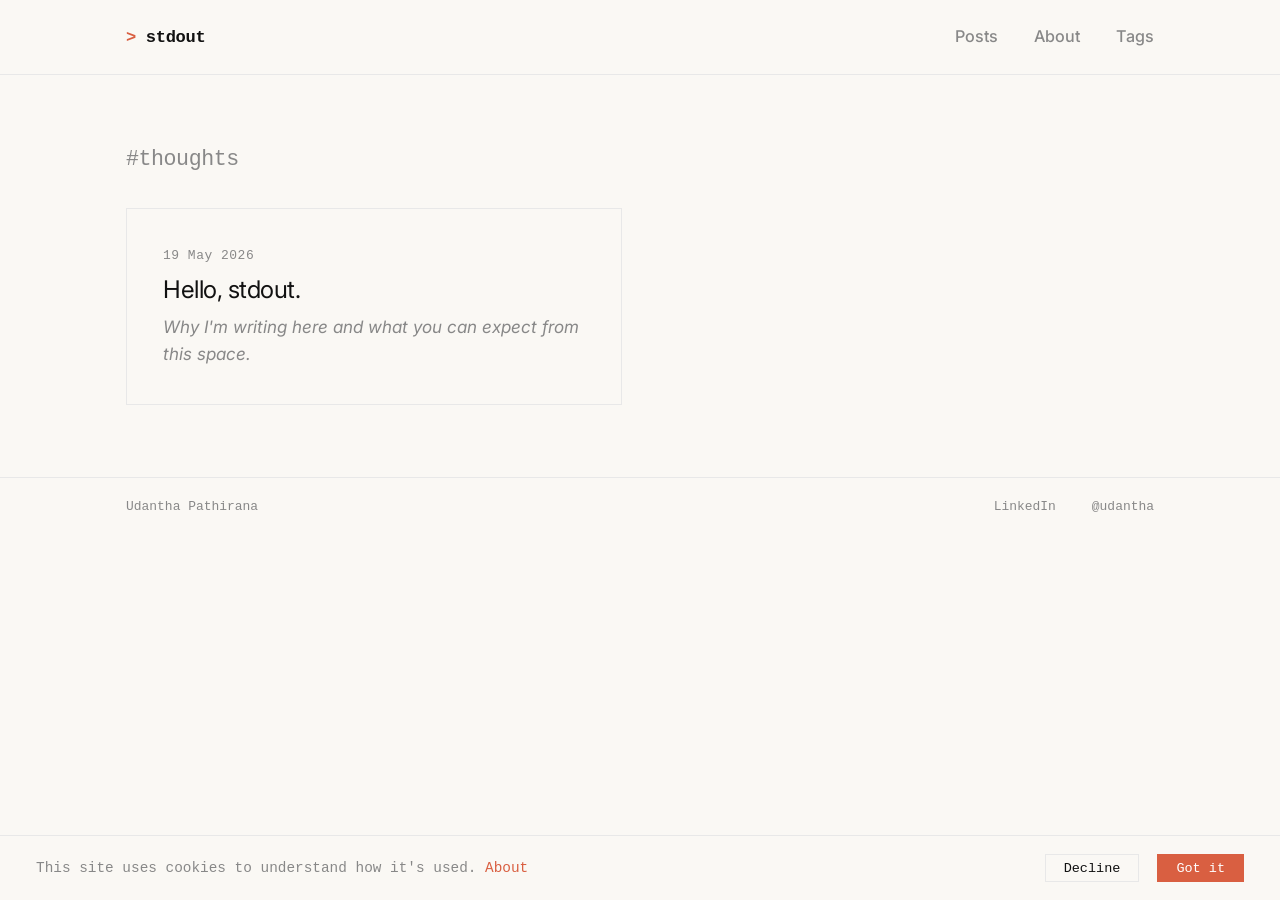
<file: tags/thoughts/index.html>
<!DOCTYPE html><html lang="en" data-astro-cid-37fxchfa> <head><meta charset="UTF-8"><meta name="viewport" content="width=device-width, initial-scale=1.0"><title>#thoughts · stdout</title><link rel="icon" type="image/svg+xml" href="/favicon.svg"><link rel="apple-touch-icon" href="/apple-touch-icon.png"><link rel="canonical" href="https://stdout.udantha.com/tags/thoughts/"><meta name="description" content="Posts tagged #thoughts on stdout by Udantha Pathirana."><meta name="author" content="Udantha Pathirana"><!-- Open Graph --><meta property="og:title" content="#thoughts · stdout"><meta property="og:type" content="website"><meta property="og:url" content="https://stdout.udantha.com/tags/thoughts/"><meta property="og:site_name" content="stdout"><meta property="og:description" content="Posts tagged #thoughts on stdout by Udantha Pathirana."><meta property="og:image" content="https://stdout.udantha.com/og.png"><!-- Twitter Card --><meta name="twitter:card" content="summary_large_image"><meta name="twitter:title" content="#thoughts · stdout"><meta name="twitter:description" content="Posts tagged #thoughts on stdout by Udantha Pathirana."><meta name="twitter:image" content="https://stdout.udantha.com/og.png"><script type="application/ld+json">{"@context":"https://schema.org","@graph":[{"@type":"WebSite","@id":"https://stdout.udantha.com/#website","url":"https://stdout.udantha.com/","name":"stdout","publisher":{"@id":"https://stdout.udantha.com/#person"}},{"@type":"Person","@id":"https://stdout.udantha.com/#person","name":"Udantha Pathirana","url":"https://stdout.udantha.com/about/"},{"@type":"BreadcrumbList","@id":"https://stdout.udantha.com/tags/thoughts/#breadcrumb","itemListElement":[{"@type":"ListItem","position":1,"name":"Home","item":"https://stdout.udantha.com/"},{"@type":"ListItem","position":2,"name":"Tags","item":"https://stdout.udantha.com/tags/"},{"@type":"ListItem","position":3,"name":"#thoughts","item":"https://stdout.udantha.com/tags/thoughts/"}]},{"@type":"CollectionPage","@id":"https://stdout.udantha.com/tags/thoughts/#webpage","url":"https://stdout.udantha.com/tags/thoughts/","name":"#thoughts — stdout","description":"Posts tagged #thoughts on stdout by Udantha Pathirana.","isPartOf":{"@id":"https://stdout.udantha.com/#website"},"about":{"@id":"https://stdout.udantha.com/#person"},"breadcrumb":{"@id":"https://stdout.udantha.com/tags/thoughts/#breadcrumb"}}]}</script><!-- Consent Mode defaults (must run before GTM) --><script>
    window.dataLayer = window.dataLayer || [];
    function gtag(){dataLayer.push(arguments);}
    gtag('consent', 'default', {
      analytics_storage: 'granted',
      ad_storage: 'granted',
      ad_user_data: 'granted',
      ad_personalization: 'granted',
    });
    var _cm = document.cookie.match('(^|;)\\s*gtm_consent=([^;]+)');
    if (_cm && _cm[2] === 'denied') {
      gtag('consent', 'update', {
        analytics_storage: 'denied',
        ad_storage: 'denied',
        ad_user_data: 'denied',
        ad_personalization: 'denied',
      });
    }
  </script><!-- Google Tag Manager --><script>(function(w,d,s,l,i){w[l]=w[l]||[];w[l].push({'gtm.start':
  new Date().getTime(),event:'gtm.js'});var f=d.getElementsByTagName(s)[0],
  j=d.createElement(s),dl=l!='dataLayer'?'&l='+l:'';j.async=true;j.src=
  'https://www.googletagmanager.com/gtm.js?id='+i+dl;f.parentNode.insertBefore(j,f);
  })(window,document,'script','dataLayer','GTM-M58P6XMG');</script><!-- End Google Tag Manager --><link rel="stylesheet" href="/_astro/schema.CL5Q_Oem.css"><style>h1[data-astro-cid-tge3q7ae]{font-family:var(--font-mono);font-weight:400;font-size:1.2rem;color:var(--color-muted);margin-bottom:var(--space-md)}.posts-grid[data-astro-cid-tge3q7ae]{display:grid;grid-template-columns:repeat(auto-fill,minmax(320px,1fr));gap:var(--space-md)}article[data-astro-cid-tge3q7ae]{border:1px solid var(--color-border);padding:var(--space-md);display:flex;flex-direction:column;gap:var(--space-xs);transition:border-color .15s}article[data-astro-cid-tge3q7ae]:hover{border-color:var(--color-muted)}time[data-astro-cid-tge3q7ae]{font-family:var(--font-mono);font-size:.72rem;color:var(--color-muted);letter-spacing:.04em}h2[data-astro-cid-tge3q7ae]{font-size:1.35rem;font-weight:400}h2[data-astro-cid-tge3q7ae] a[data-astro-cid-tge3q7ae]{color:var(--color-text)}h2[data-astro-cid-tge3q7ae] a[data-astro-cid-tge3q7ae]:hover{color:var(--color-accent);text-decoration:none}p[data-astro-cid-tge3q7ae]{font-style:italic;color:var(--color-muted);font-size:.95rem;line-height:1.6;margin:0}
</style></head> <body data-astro-cid-37fxchfa> <!-- Google Tag Manager (noscript) --> <noscript><iframe src="https://www.googletagmanager.com/ns.html?id=GTM-M58P6XMG" height="0" width="0" style="display:none;visibility:hidden" data-astro-cid-37fxchfa></iframe></noscript> <!-- End Google Tag Manager (noscript) --> <header data-astro-cid-37fxchfa> <nav data-astro-cid-37fxchfa> <a href="/" class="brand" data-astro-cid-37fxchfa><span class="prompt" data-astro-cid-37fxchfa>&gt;</span>&nbsp;stdout</a> <div class="nav-links" data-astro-cid-37fxchfa> <a href="/" data-astro-cid-37fxchfa>Posts</a> <a href="/about" data-astro-cid-37fxchfa>About</a> <a href="/tags" data-astro-cid-37fxchfa>Tags</a> </div> </nav> </header> <main data-astro-cid-37fxchfa>   <h1 data-astro-cid-tge3q7ae>#thoughts</h1> <div class="posts-grid" data-astro-cid-tge3q7ae> <article data-astro-cid-tge3q7ae> <time data-astro-cid-tge3q7ae>19 May 2026</time> <h2 data-astro-cid-tge3q7ae><a href="/articles/welcome-to-stdout/" data-astro-cid-tge3q7ae>Hello, stdout.</a></h2> <p data-astro-cid-tge3q7ae>Why I&#39;m writing here and what you can expect from this space.</p> </article> </div>  </main> <footer data-astro-cid-37fxchfa> <div class="footer-inner" data-astro-cid-37fxchfa> <a href="https://udantha.com" data-astro-cid-37fxchfa>Udantha Pathirana</a> <div class="footer-links" data-astro-cid-37fxchfa> <a href="https://www.linkedin.com/in/udantha/" data-astro-cid-37fxchfa>LinkedIn</a> <a href="https://www.instagram.com/udantha" data-astro-cid-37fxchfa>@udantha</a> </div> </div> </footer> <div id="consent-banner" data-astro-cid-2effgw6e> <p data-astro-cid-2effgw6e>This site uses cookies to understand how it's used. <a href="/about" data-astro-cid-2effgw6e>About</a></p> <div class="consent-actions" data-astro-cid-2effgw6e> <button id="consent-decline" data-astro-cid-2effgw6e>Decline</button> <button id="consent-dismiss" data-astro-cid-2effgw6e>Got it</button> </div> </div> <script>
  (function () {
    var COOKIE = 'gtm_consent';
    var DOMAIN = '.udantha.com';
    var YEAR = 60 * 60 * 24 * 365;

    function getCookie(name) {
      var m = document.cookie.match('(^|;)\\s*' + name + '=([^;]+)');
      return m ? m[2] : null;
    }
    function setCookie(name, value) {
      document.cookie = name + '=' + value + '; max-age=' + YEAR + '; domain=' + DOMAIN + '; path=/; SameSite=Lax';
    }

    var banner = document.getElementById('consent-banner');
    if (getCookie(COOKIE)) { banner.style.display = 'none'; return; }
    banner.style.display = 'flex';

    document.getElementById('consent-dismiss').addEventListener('click', function () {
      setCookie(COOKIE, 'granted');
      banner.style.display = 'none';
    });

    document.getElementById('consent-decline').addEventListener('click', function () {
      setCookie(COOKIE, 'denied');
      gtag('consent', 'update', {
        analytics_storage: 'denied',
        ad_storage: 'denied',
        ad_user_data: 'denied',
        ad_personalization: 'denied',
      });
      banner.style.display = 'none';
    });
  })();
</script></body></html>
</file>
<file: _astro/schema.CL5Q_Oem.css>
@import"https://fonts.googleapis.com/css2?family=Inter:wght@400;500;600;700&display=swap";:root{--font-sans: "Inter", -apple-system, BlinkMacSystemFont, "Segoe UI", sans-serif;--font-mono: "JetBrains Mono", "Fira Code", ui-monospace, "Courier New", monospace;--color-bg: #faf8f4;--color-surface: #f5f5f5;--color-border: #e8e8e8;--color-text: #111111;--color-muted: #888888;--color-accent: #d95f41;--max-width: 820px;--max-width-wide: 1100px;--space-xs: .5rem;--space-sm: 1rem;--space-md: 2rem;--space-lg: 4rem}*,*:before,*:after{box-sizing:border-box;margin:0;padding:0}html{font-size:18px;scroll-behavior:smooth}body{font-family:var(--font-sans);background:var(--color-bg);color:var(--color-text);line-height:1.7;min-height:100vh;-webkit-font-smoothing:antialiased}a{color:var(--color-accent);text-decoration:none}a:hover{text-decoration:underline}h1,h2,h3,h4,h5,h6{font-family:var(--font-sans);line-height:1.15;font-weight:700;letter-spacing:-.02em}h1{font-size:2.8rem}h2{font-size:1.75rem}h3{font-size:1.35rem}p{margin-block:var(--space-sm)}code{font-family:var(--font-mono);font-size:.82em;background:var(--color-surface);border:1px solid var(--color-border);padding:.15em .45em;border-radius:4px}pre{font-family:var(--font-mono);font-size:.84rem;background:var(--color-surface);border:1px solid var(--color-border);padding:var(--space-sm) var(--space-md);border-radius:6px;overflow-x:auto;margin-block:var(--space-md);line-height:1.6}pre code{background:none;border:none;padding:0}img{max-width:100%;height:auto}ul,ol{padding-left:1.5rem}li{margin-block:.35rem}hr{border:none;border-top:1px solid var(--color-border);margin-block:var(--space-md)}blockquote{border-left:3px solid var(--color-accent);padding-left:var(--space-sm);color:var(--color-muted);margin-inline:0;font-style:italic}#consent-banner[data-astro-cid-2effgw6e]{display:none;position:fixed;bottom:0;left:0;right:0;background:var(--color-bg);border-top:1px solid var(--color-border);padding:var(--space-sm) var(--space-md);align-items:center;justify-content:space-between;gap:var(--space-md);z-index:100;font-family:var(--font-mono);font-size:.8rem}#consent-banner[data-astro-cid-2effgw6e] p[data-astro-cid-2effgw6e]{margin:0;color:var(--color-muted)}#consent-banner[data-astro-cid-2effgw6e] a[data-astro-cid-2effgw6e]{color:var(--color-accent)}.consent-actions[data-astro-cid-2effgw6e]{display:flex;gap:var(--space-sm);flex-shrink:0}.consent-actions[data-astro-cid-2effgw6e] button[data-astro-cid-2effgw6e]{font-family:var(--font-mono);font-size:.75rem;padding:.3rem 1rem;border:1px solid var(--color-border);background:transparent;color:var(--color-text);cursor:pointer}#consent-dismiss[data-astro-cid-2effgw6e]{background:var(--color-accent);border-color:var(--color-accent);color:#fff}#consent-dismiss[data-astro-cid-2effgw6e]:hover{opacity:.85}#consent-decline[data-astro-cid-2effgw6e]:hover{background:var(--color-border)}@media(max-width:600px){#consent-banner[data-astro-cid-2effgw6e]{flex-direction:column;align-items:flex-start}}header[data-astro-cid-37fxchfa]{border-bottom:1px solid var(--color-border);padding-block:1.25rem;background:var(--color-bg);position:sticky;top:0;z-index:10}nav[data-astro-cid-37fxchfa]{max-width:var(--max-width-wide);margin-inline:auto;padding-inline:var(--space-md);display:flex;align-items:center;justify-content:space-between}.brand[data-astro-cid-37fxchfa]{font-family:var(--font-mono);font-size:.95rem;font-weight:600;color:var(--color-text);letter-spacing:-.02em}.brand[data-astro-cid-37fxchfa]:hover{text-decoration:none;color:var(--color-accent)}.prompt[data-astro-cid-37fxchfa]{color:var(--color-accent)}.nav-links[data-astro-cid-37fxchfa]{display:flex;gap:var(--space-md)}.nav-links[data-astro-cid-37fxchfa] a[data-astro-cid-37fxchfa]{font-family:var(--font-sans);font-size:.9rem;font-weight:500;color:var(--color-muted)}.nav-links[data-astro-cid-37fxchfa] a[data-astro-cid-37fxchfa]:hover{color:var(--color-text);text-decoration:none}main[data-astro-cid-37fxchfa]{max-width:var(--max-width-wide);margin-inline:auto;padding:var(--space-lg) var(--space-md)}footer[data-astro-cid-37fxchfa]{border-top:1px solid var(--color-border);padding-block:var(--space-sm)}.footer-inner[data-astro-cid-37fxchfa]{max-width:var(--max-width-wide);margin-inline:auto;padding-inline:var(--space-md);display:flex;align-items:center;justify-content:space-between;gap:var(--space-sm)}footer[data-astro-cid-37fxchfa] a[data-astro-cid-37fxchfa]{font-family:var(--font-mono);font-size:.72rem;color:var(--color-muted)}footer[data-astro-cid-37fxchfa] a[data-astro-cid-37fxchfa]:hover{color:var(--color-text);text-decoration:none}.footer-links[data-astro-cid-37fxchfa]{display:flex;gap:var(--space-md)}@media(max-width:600px){nav[data-astro-cid-37fxchfa]{padding-inline:var(--space-sm)}.nav-links[data-astro-cid-37fxchfa]{gap:var(--space-sm)}main[data-astro-cid-37fxchfa]{padding:var(--space-md) var(--space-sm)}}
</file>
